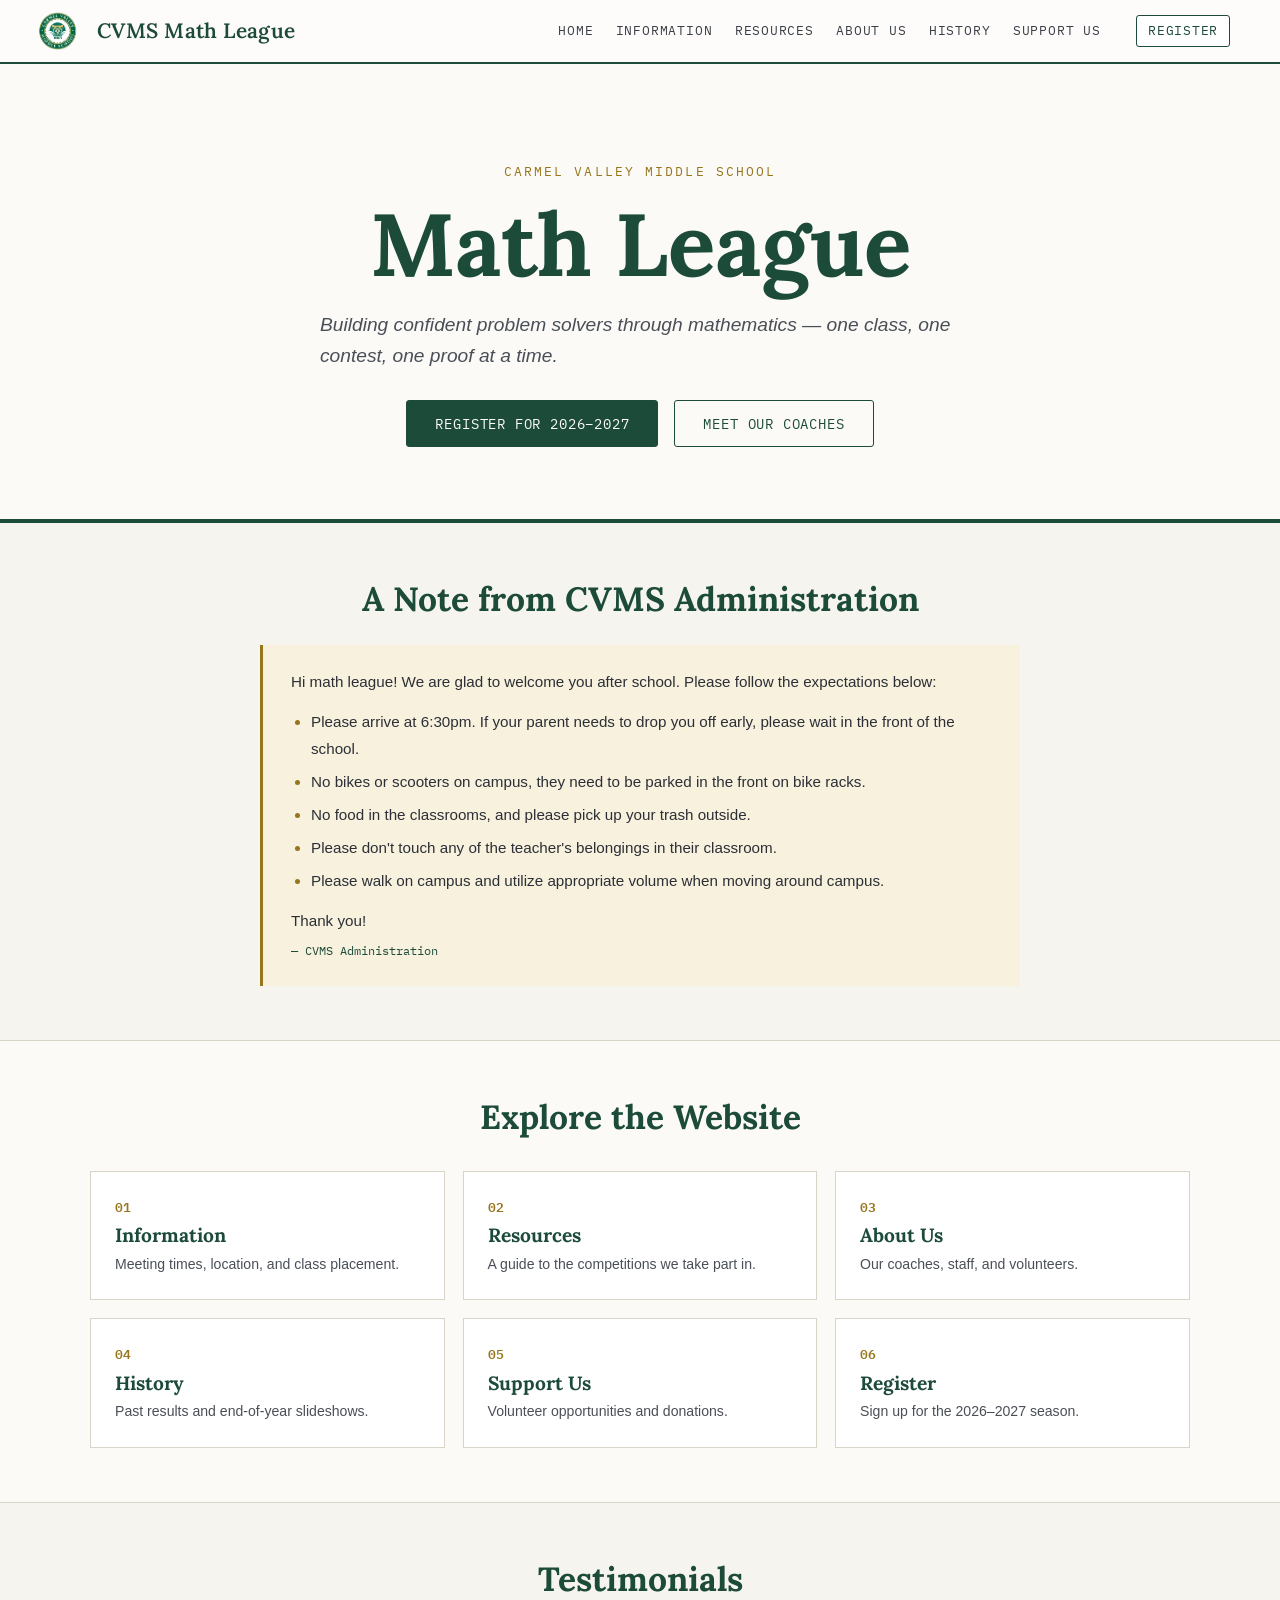
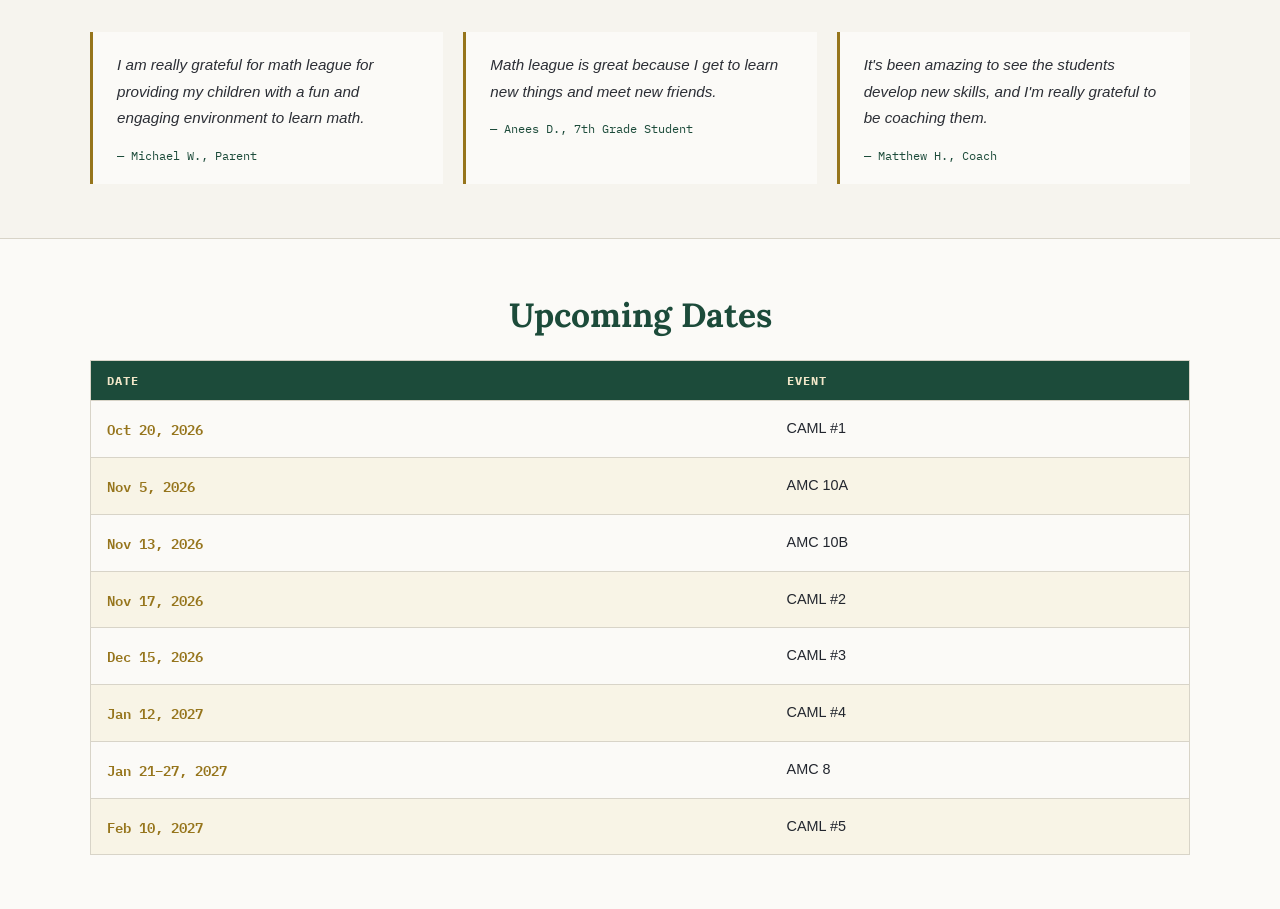
<file: index.html>
<!doctype html>
<html lang="en">

<head>
  <!-- Google tag (gtag.js) -->
  <script async src="https://www.googletagmanager.com/gtag/js?id=G-4E631X28H0"></script>
  <script>
    window.dataLayer = window.dataLayer || [];
    function gtag() { dataLayer.push(arguments); }
    gtag('js', new Date());

    gtag('config', 'G-4E631X28H0');
  </script>
  <meta charset="UTF-8" />
  <meta name="viewport" content="width=device-width, initial-scale=1.0, viewport-fit=cover" />
  <title>CVMS Math League</title>
  <link rel="preconnect" href="https://fonts.googleapis.com" />
  <link rel="preconnect" href="https://fonts.gstatic.com" crossorigin />
  <link
    href="https://fonts.googleapis.com/css2?family=Lora:ital,wght@0,400..700;1,400..700&family=IBM+Plex+Mono:wght@400;500;600&display=swap"
    rel="stylesheet" />
  <link rel="stylesheet" href="global.css" />
  <link rel="stylesheet" href="docs.css" />
  <link rel="stylesheet" href="home.css" />
</head>

<body class="math-page">
  <div class="container">
    <nav class="navbar">
      <div class="navbar__container">
        <a href="index.html" id="navbar__logo">
          <img src="images/logo.png" class="navbar__logo-img" />
          <span class="navbar__logo-text">CVMS Math League</span>
        </a>
        <div class="navbar__toggle" id="mobile-menu">
          <span class="bar"></span>
          <span class="bar"></span>
          <span class="bar"></span>
        </div>
        <ul class="navbar__menu">
          <li class="navbar__item">
            <a href="index.html" class="navbar__links">Home </a>
          </li>
          <li class="navbar__item">
            <a href="info.html" class="navbar__links">Information </a>
          </li>
          <li class="navbar__item">
            <a href="resources.html" class="navbar__links">Resources </a>
          </li>
          <li class="navbar__item">
            <a href="about.html" class="navbar__links">About Us </a>
          </li>
          <li class="navbar__item">
            <a href="history.html" class="navbar__links"> History </a>
          </li>
          <li class="navbar__item">
            <a href="support.html" class="navbar__links">Support Us </a>
          </li>
          <li class="navbar__button">
            <a href="register.html" class="button">Register</a>
          </li>
        </ul>
      </div>
    </nav>

    <header class="home-hero">
      <div class="home-hero__kicker">Carmel Valley Middle School</div>
      <h1 class="home-hero__title">Math League</h1>
      <p class="home-hero__tagline">
        Building confident problem solvers through mathematics &mdash; one
        class, one contest, one proof at a time.
      </p>
      <div class="home-hero__actions">
        <a href="register.html" class="cta-primary">Register for 2026&ndash;2027</a>
        <a href="about.html" class="cta-secondary">Meet Our Coaches</a>
      </div>
    </header>

    <section class="home-section home-notice" id="expectations">
      <div class="home-section__inner">
        <h2>A Note from CVMS Administration</h2>
        <div class="note-box">
          <p>
            Hi math league! We are glad to welcome you after school. Please
            follow the expectations below:
          </p>
          <ul class="notice-list">
            <li>
              Please arrive at 6:30pm. If your parent needs to drop you off
              early, please wait in the front of the school.
            </li>
            <li>
              No bikes or scooters on campus, they need to be parked in the
              front on bike racks.
            </li>
            <li>
              No food in the classrooms, and please pick up your trash
              outside.
            </li>
            <li>
              Please don't touch any of the teacher's belongings in their
              classroom.
            </li>
            <li>
              Please walk on campus and utilize appropriate volume when moving
              around campus.
            </li>
          </ul>
          <p>Thank you!</p>
          <p class="notice-signature">&mdash; CVMS Administration</p>
        </div>
      </div>
    </section>

    <section class="home-section home-chapters">
      <div class="home-section__inner">
        <h2>Explore the Website</h2>
        <div class="chapters-grid">
          <a class="chapter-card" href="info.html">
            <span class="chapter-card__num">01</span>
            <span class="chapter-card__title">Information</span>
            <span class="chapter-card__desc">Meeting times, location, and class placement.</span>
          </a>
          <a class="chapter-card" href="resources.html">
            <span class="chapter-card__num">02</span>
            <span class="chapter-card__title">Resources</span>
            <span class="chapter-card__desc">A guide to the competitions we take part in.</span>
          </a>
          <a class="chapter-card" href="about.html">
            <span class="chapter-card__num">03</span>
            <span class="chapter-card__title">About Us</span>
            <span class="chapter-card__desc">Our coaches, staff, and volunteers.</span>
          </a>
          <a class="chapter-card" href="history.html">
            <span class="chapter-card__num">04</span>
            <span class="chapter-card__title">History</span>
            <span class="chapter-card__desc">Past results and end-of-year slideshows.</span>
          </a>
          <a class="chapter-card" href="support.html">
            <span class="chapter-card__num">05</span>
            <span class="chapter-card__title">Support Us</span>
            <span class="chapter-card__desc">Volunteer opportunities and donations.</span>
          </a>
          <a class="chapter-card" href="register.html">
            <span class="chapter-card__num">06</span>
            <span class="chapter-card__title">Register</span>
            <span class="chapter-card__desc">Sign up for the 2026&ndash;2027 season.</span>
          </a>
        </div>
      </div>
    </section>

    <section class="home-section home-quotes">
      <div class="home-section__inner">
        <h2>Testimonials</h2>
        <div class="quotes-grid">
          <blockquote class="quote-card">
            <p>
              I am really grateful for math league for providing my children
              with a fun and engaging environment to learn math.
            </p>
            <cite>&mdash; Michael W., Parent</cite>
          </blockquote>
          <blockquote class="quote-card">
            <p>
              Math league is great because I get to learn new things and
              meet new friends.
            </p>
            <cite>&mdash; Anees D., 7th Grade Student</cite>
          </blockquote>
          <blockquote class="quote-card">
            <p>
              It's been amazing to see the students develop new skills, and
              I'm really grateful to be coaching them.
            </p>
            <cite>&mdash; Matthew H., Coach</cite>
          </blockquote>
        </div>
      </div>
    </section>

    <section class="home-section home-dates" id="dates">
      <div class="home-section__inner">
        <h2>Upcoming Dates</h2>
        <div class="table-wrap">
          <table class="doc-table">
            <thead>
              <tr>
                <th>Date</th>
                <th>Event</th>
              </tr>
            </thead>
            <tbody>
              <tr>
                <td class="doc-table__label">Oct 20, 2026</td>
                <td>CAML #1</td>
              </tr>
              <tr>
                <td class="doc-table__label">Nov 5, 2026</td>
                <td>AMC 10A</td>
              </tr>
              <tr>
                <td class="doc-table__label">Nov 13, 2026</td>
                <td>AMC 10B</td>
              </tr>
              <tr>
                <td class="doc-table__label">Nov 17, 2026</td>
                <td>CAML #2</td>
              </tr>
              <tr>
                <td class="doc-table__label">Dec 15, 2026</td>
                <td>CAML #3</td>
              </tr>
              <tr>
                <td class="doc-table__label">Jan 12, 2027</td>
                <td>CAML #4</td>
              </tr>
              <tr>
                <td class="doc-table__label">Jan 21&ndash;27, 2027</td>
                <td>AMC 8</td>
              </tr>
              <tr>
                <td class="doc-table__label">Feb 10, 2027</td>
                <td>CAML #5</td>
              </tr>
            </tbody>
          </table>
        </div>
      </div>
    </section>
  </div>
  <script src="home.js"></script>
</body>

</html>
</file>
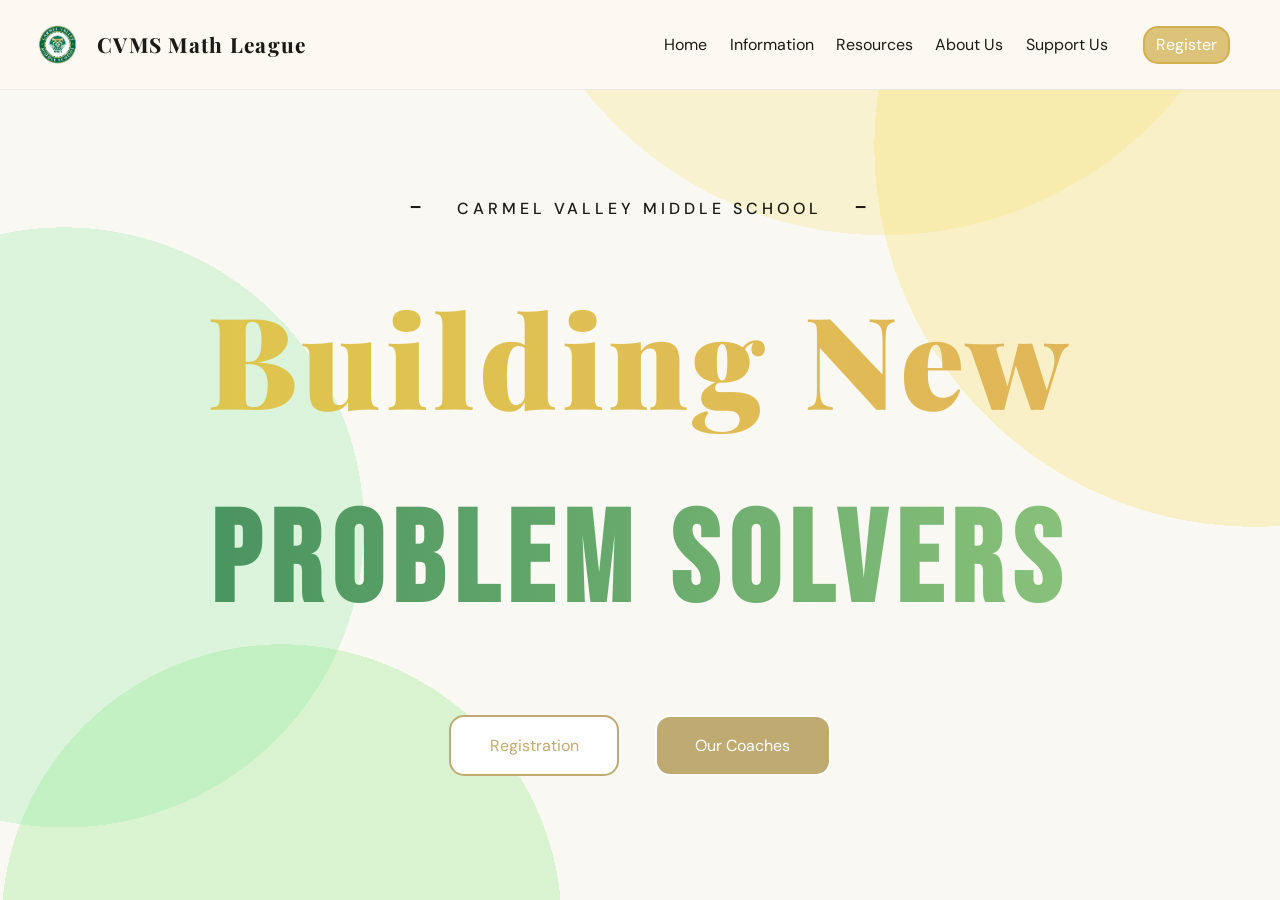
<file: html/index.html>
<!doctype html>
<html lang="en">

<head>
  <meta charset="UTF-8" />
  <meta name="viewport" content="width=device-width, initial-scale=1.0" />
  <title>CVMS ML</title>
  <link rel="preconnect" href="https://fonts.googleapis.com" />
  <link rel="preconnect" href="https://fonts.gstatic.com" crossorigin />
  <link href="https://fonts.googleapis.com/css2?family=Playfair+Display:ital,wght@0,400..900;1,400..900&display=swap"
    rel="stylesheet" />
  <link href="https://fonts.googleapis.com/css2?family=Bebas+Neue&display=swap" rel="stylesheet" />
  <link
    href="https://fonts.googleapis.com/css2?family=DM+Sans:wght@300;400;500&family=DM+Serif+Display:ital@0;1&display=swap"
    rel="stylesheet" />
  <link href="https://fonts.googleapis.com/css2?family=Inter:wght@300;400;600;700&display=swap" rel="stylesheet" />
  <link rel="stylesheet" href="/css/home.css" />
  <link rel="stylesheet" href="/css/global.css" />
  <link rel="stylesheet" href="https://use.fontawesome.com/releases/v5.14.0/css/all.css" />
</head>

<body>
  <div class="container">
    <!--Navbar section -->
    <nav class="navbar">
      <div class="navbar__container">
        <a href="index.html" id="navbar__logo">
          <img src="/images/logo.png" class="navbar__logo-img" />
          <span class="navbar__logo-text">CVMS Math League</span>
        </a>
        <div class="navbar__toggle" id="mobile-menu">
          <span class="bar"></span>
          <span class="bar"></span>
          <span class="bar"></span>
        </div>
        <ul class="navbar__menu">
          <li class="navbar__item">
            <a href="index.html" class="navbar__links">
              Home <span>›</span></a>
          </li>
          <li class="navbar__item">
            <a href="info.html" class="navbar__links">
              Information <span>›</span></a>
          </li>
          <li class="navbar__item">
            <a href="resources.html" class="navbar__links">
              Resources <span>›</span></a>
          </li>
          <li class="navbar__item">
            <a href="about.html" class="navbar__links">
              About Us <span>›</span></a>
          </li>
          <li class="navbar__item">
            <a href="support.html" class="navbar__links"> Support Us<span>›</span> </a>
          </li>
          <li class="navbar__button">
            <a href="register.html" class="button"> Register </a>
          </li>
        </ul>
      </div>
    </nav>
    <div class="main">
      <div class="main__container">
        <p class="main__header">
          <span>-</span> CARMEL VALLEY MIDDLE SCHOOL <span>-</span>
        </p>
        <h1>Building New</h1>
        <h2>Problem Solvers</h2>
        <div class="buttons">
          <a href="register.html" class="button1"> Registration </a>
          <a href="about.html" class="button2"> Our Coaches </a>
        </div>
      </div>
    </div>
    
  </div>
  <script src="/js/home.js"></script>
</body>

</html>


<!-- <div class="about">
        <div class="mission">
          <div class="h1"> Our Mission </div>
          <div class="content">
            Mathematics is the best playground to learn pattern recognition,
            problem-solving, and abstract thinking. Our mission is to
            provide the needed friendly environment for students to explore
            mathematics together under the guidance of our experienced coaches.
            We foster curiosity, confidence, and creativity in our students.
          </div>
        </div>
        <div class="testimonials">
          <div class="h1"> Testimonials </div>
            <div class="t1">"I love CVMS ML"</div>
            <div class="t2">"I learned a lot"</div>
        </div>
      </div> -->
<!-- <div class="main">
        <div class="main__container">
          <div class="panel1out">
            <div class="panel1in">
              <h2>Our coaches</h2>
              <p>
                Our coaching staff is made up of highly qualified CVMS Math
                League alumni with backgrounds in competitive mathematics. All
                have participated in a wide range of math contests, gaining
                experience and learning advanced problem-solving techniques. As
                former members of the program, they are able to provide informed
                and relevant guidance.
              </p>
            </div>
          </div>
          <div class="panel2out">
            <div class="panel2in">
              <h2>Our mission</h2>
              <p>
                Mathematics is the best playground to learn pattern recognition,
                problem-solving, and abstract thinking. Our mission is to
                provide the needed friendly environment for students to explore
                mathematics together under the guidance of our experienced
                coaches. We foster curiosity, confidence, and creativity in our
                students.
              </p>
            </div>
          </div>
          <div class="panel3out">
            <div class="panel3in">
              <h2>Achievements</h2>
              <p>
                Our team is consistently one of the top-performing groups in
                both the San Diego and Southern California Mathcounts
                competitions. Our students also excel on national competitions
                like the American Mathematics Competitions (AMC) and perform
                well in state contests such as the California Association of
                Mathematics Leagues (CAML).
              </p>
            </div>
          </div>
        </div>
      </div> -->
</file>
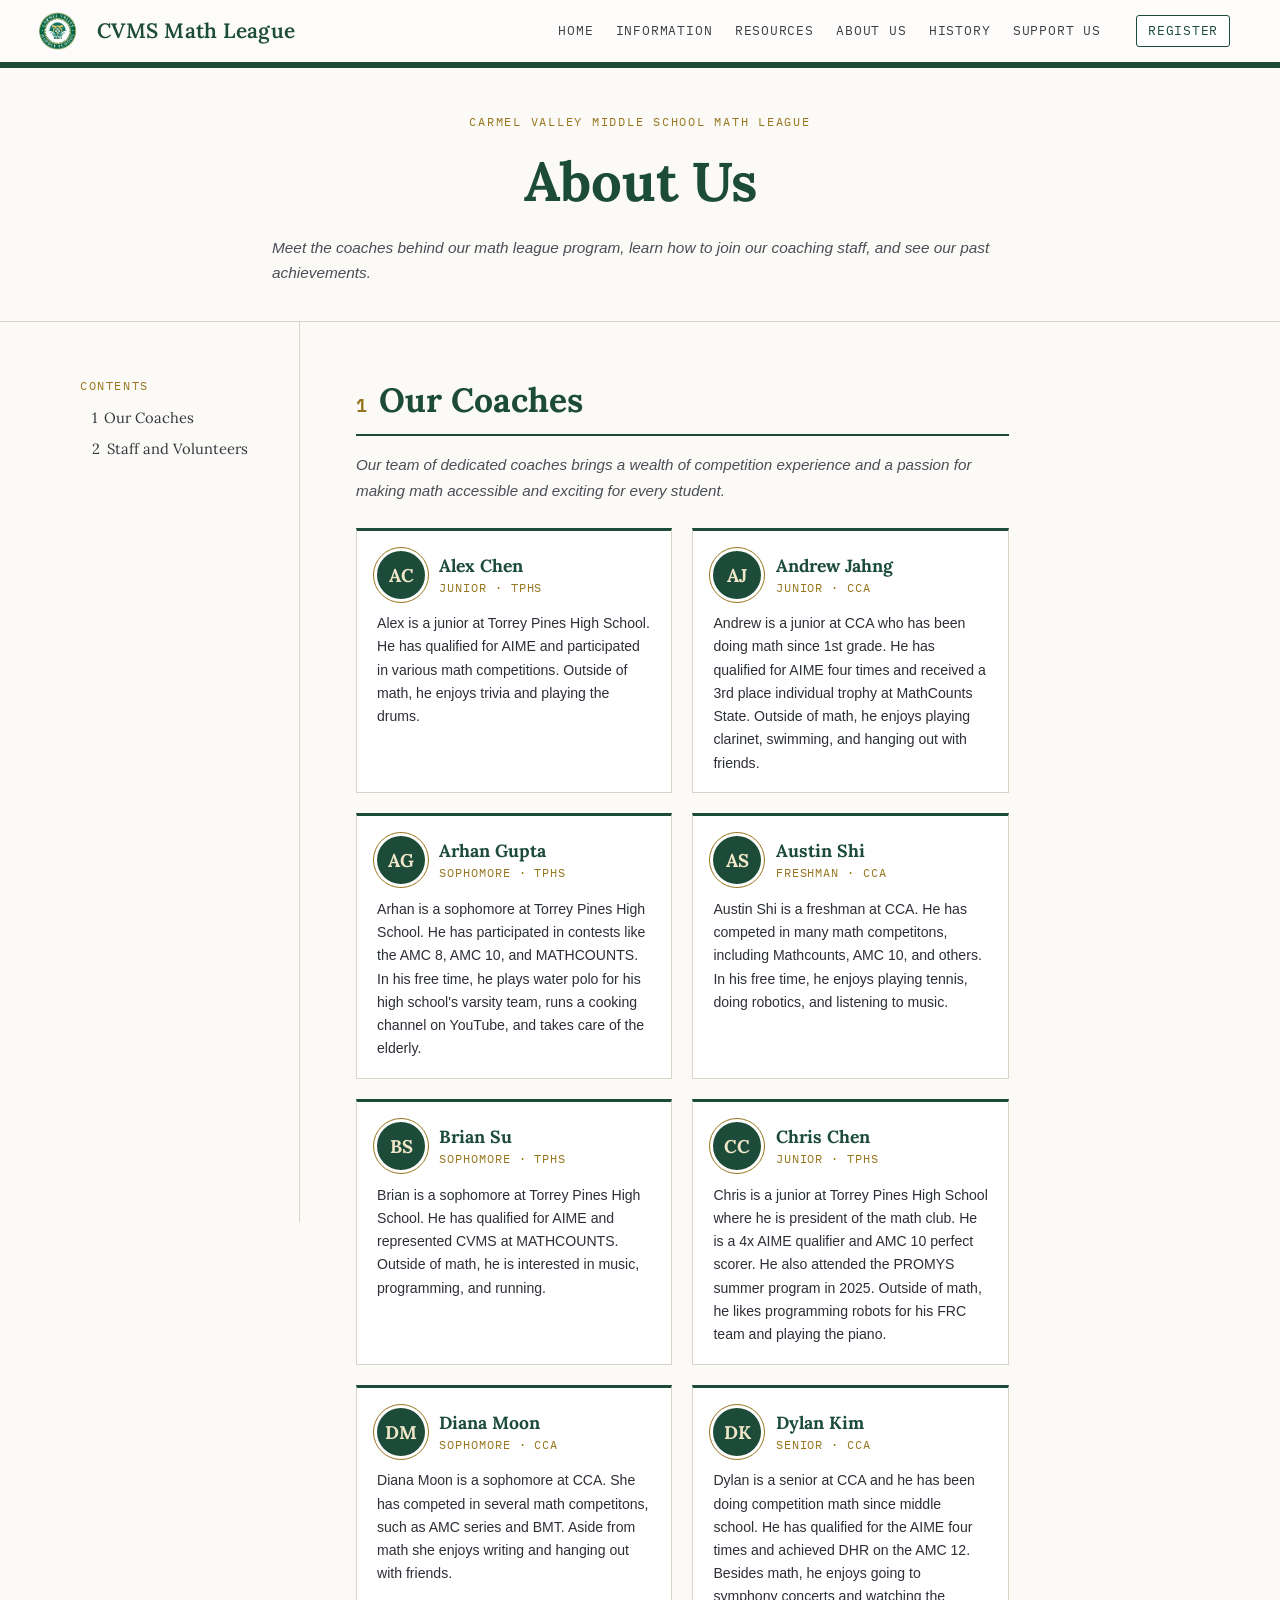
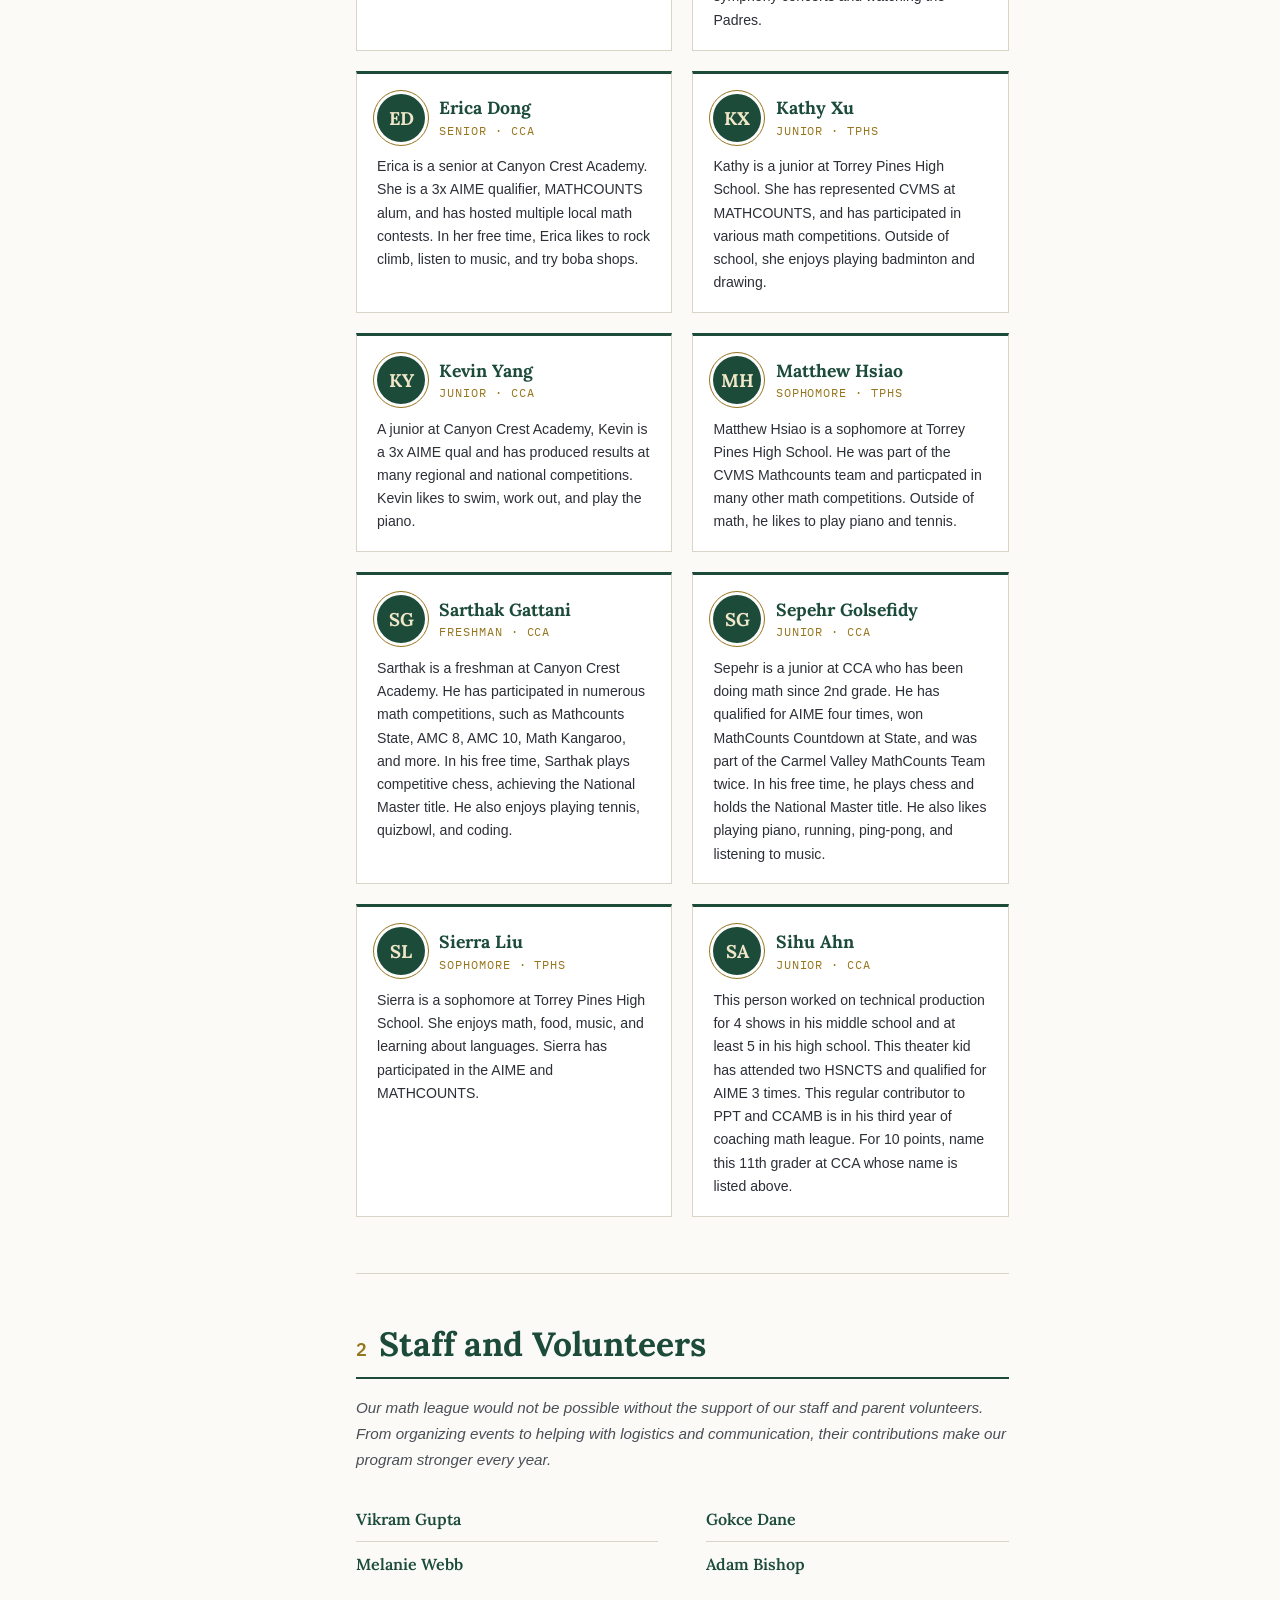
<file: about.html>
<!doctype html>
<html lang="en">
  <head>
    <!-- Google tag (gtag.js) -->
    <script
      async
      src="https://www.googletagmanager.com/gtag/js?id=G-4E631X28H0"
    ></script>
    <script>
      window.dataLayer = window.dataLayer || [];
      function gtag() {
        dataLayer.push(arguments);
      }
      gtag("js", new Date());

      gtag("config", "G-4E631X28H0");
    </script>
    <meta charset="UTF-8" />
    <meta name="viewport" content="width=device-width, initial-scale=1.0" />
    <title>CVMS Math League - About</title>
    <link rel="preconnect" href="https://fonts.googleapis.com" />
    <link rel="preconnect" href="https://fonts.gstatic.com" crossorigin />
    <link
      href="https://fonts.googleapis.com/css2?family=Lora:ital,wght@0,400..700;1,400..700&family=IBM+Plex+Mono:wght@400;500;600&display=swap"
      rel="stylesheet"
    />
    <link rel="stylesheet" href="global.css" />
    <link rel="stylesheet" href="docs.css" />
    <link rel="stylesheet" href="about.css" />
  </head>

  <body class="math-page">
    <div class="container">
      <nav class="navbar">
        <div class="navbar__container">
          <a href="index.html" id="navbar__logo">
            <img src="images/logo.png" class="navbar__logo-img" />
            <span class="navbar__logo-text">CVMS Math League</span>
          </a>
          <div class="navbar__toggle" id="mobile-menu">
            <span class="bar"></span>
            <span class="bar"></span>
            <span class="bar"></span>
          </div>
          <ul class="navbar__menu">
            <li class="navbar__item">
              <a href="index.html" class="navbar__links">Home </a>
            </li>
            <li class="navbar__item">
              <a href="info.html" class="navbar__links">Information </a>
            </li>
            <li class="navbar__item">
              <a href="resources.html" class="navbar__links">Resources </a>
            </li>
            <li class="navbar__item">
              <a href="about.html" class="navbar__links">About Us </a>
            </li>
            <li class="navbar__item">
              <a href="history.html" class="navbar__links"> History </a>
            </li>
            <li class="navbar__item">
              <a href="support.html" class="navbar__links">Support Us </a>
            </li>
            <li class="navbar__button">
              <a href="register.html" class="button">Register</a>
            </li>
          </ul>
        </div>
      </nav>

      <header class="doc-header">
        <div class="doc-header__kicker">Carmel Valley Middle School Math League</div>
        <h1>About Us</h1>
        <p class="doc-header__desc">
          Meet the coaches behind our math league program, learn how to join
          our coaching staff, and see our past achievements.
        </p>
      </header>

      <div class="doc-layout">
        <aside class="toc" aria-label="Table of contents">
          <div class="toc__title">Contents</div>
          <ol class="toc__list">
            <li><a href="#coaches">1&ensp;Our Coaches</a></li>
            <li><a href="#staff">2&ensp;Staff and Volunteers</a></li>
          </ol>
        </aside>

        <main class="doc-content">
          <section class="doc-section" id="coaches">
            <h2><span class="sec-num">1</span>Our Coaches</h2>
            <p class="section-intro">
              Our team of dedicated coaches brings a wealth of competition
              experience and a passion for making math accessible and
              exciting for every student.
            </p>

            <ul class="coach-grid">
              <li class="coach-card">
                <div class="coach-card__head">
                  <span class="coach-card__mono" aria-hidden="true">AC</span>
                  <div>
                    <div class="coach-card__name">Alex Chen</div>
                    <div class="coach-card__meta">Junior &middot; TPHS</div>
                  </div>
                </div>
                <p class="coach-card__bio">
                  Alex is a junior at Torrey Pines High School. He has
                  qualified for AIME and participated in various math
                  competitions. Outside of math, he enjoys trivia and playing
                  the drums.
                </p>
              </li>
              <li class="coach-card">
                <div class="coach-card__head">
                  <span class="coach-card__mono" aria-hidden="true">AJ</span>
                  <div>
                    <div class="coach-card__name">Andrew Jahng</div>
                    <div class="coach-card__meta">Junior &middot; CCA</div>
                  </div>
                </div>
                <p class="coach-card__bio">
                  Andrew is a junior at CCA who has been doing math since 1st
                  grade. He has qualified for AIME four times and received a
                  3rd place individual trophy at MathCounts State. Outside of
                  math, he enjoys playing clarinet, swimming, and hanging out
                  with friends.
                </p>
              </li>
              <li class="coach-card">
                <div class="coach-card__head">
                  <span class="coach-card__mono" aria-hidden="true">AG</span>
                  <div>
                    <div class="coach-card__name">Arhan Gupta</div>
                    <div class="coach-card__meta">Sophomore &middot; TPHS</div>
                  </div>
                </div>
                <p class="coach-card__bio">
                  Arhan is a sophomore at Torrey Pines High School. He has
                  participated in contests like the AMC 8, AMC 10, and
                  MATHCOUNTS. In his free time, he plays water polo for his
                  high school's varsity team, runs a cooking channel on
                  YouTube, and takes care of the elderly.
                </p>
              </li>
              <li class="coach-card">
                <div class="coach-card__head">
                  <span class="coach-card__mono" aria-hidden="true">AS</span>
                  <div>
                    <div class="coach-card__name">Austin Shi</div>
                    <div class="coach-card__meta">Freshman &middot; CCA</div>
                  </div>
                </div>
                <p class="coach-card__bio">
                  Austin Shi is a freshman at CCA. He has competed in many
                  math competitons, including Mathcounts, AMC 10, and others.
                  In his free time, he enjoys playing tennis, doing robotics,
                  and listening to music.
                </p>
              </li>
              <li class="coach-card">
                <div class="coach-card__head">
                  <span class="coach-card__mono" aria-hidden="true">BS</span>
                  <div>
                    <div class="coach-card__name">Brian Su</div>
                    <div class="coach-card__meta">Sophomore &middot; TPHS</div>
                  </div>
                </div>
                <p class="coach-card__bio">
                  Brian is a sophomore at Torrey Pines High School. He has
                  qualified for AIME and represented CVMS at MATHCOUNTS.
                  Outside of math, he is interested in music, programming, and
                  running.
                </p>
              </li>
              <li class="coach-card">
                <div class="coach-card__head">
                  <span class="coach-card__mono" aria-hidden="true">CC</span>
                  <div>
                    <div class="coach-card__name">Chris Chen</div>
                    <div class="coach-card__meta">Junior &middot; TPHS</div>
                  </div>
                </div>
                <p class="coach-card__bio">
                  Chris is a junior at Torrey Pines High School where he is
                  president of the math club. He is a 4x AIME qualifier and
                  AMC 10 perfect scorer. He also attended the PROMYS summer
                  program in 2025. Outside of math, he likes programming
                  robots for his FRC team and playing the piano.
                </p>
              </li>
              <li class="coach-card">
                <div class="coach-card__head">
                  <span class="coach-card__mono" aria-hidden="true">DM</span>
                  <div>
                    <div class="coach-card__name">Diana Moon</div>
                    <div class="coach-card__meta">Sophomore &middot; CCA</div>
                  </div>
                </div>
                <p class="coach-card__bio">
                  Diana Moon is a sophomore at CCA. She has competed in
                  several math competitons, such as AMC series and BMT. Aside
                  from math she enjoys writing and hanging out with friends.
                </p>
              </li>
              <li class="coach-card">
                <div class="coach-card__head">
                  <span class="coach-card__mono" aria-hidden="true">DK</span>
                  <div>
                    <div class="coach-card__name">Dylan Kim</div>
                    <div class="coach-card__meta">Senior &middot; CCA</div>
                  </div>
                </div>
                <p class="coach-card__bio">
                  Dylan is a senior at CCA and he has been doing competition
                  math since middle school. He has qualified for the AIME four
                  times and achieved DHR on the AMC 12. Besides math, he
                  enjoys going to symphony concerts and watching the Padres.
                </p>
              </li>
              <li class="coach-card">
                <div class="coach-card__head">
                  <span class="coach-card__mono" aria-hidden="true">ED</span>
                  <div>
                    <div class="coach-card__name">Erica Dong</div>
                    <div class="coach-card__meta">Senior &middot; CCA</div>
                  </div>
                </div>
                <p class="coach-card__bio">
                  Erica is a senior at Canyon Crest Academy. She is a 3x AIME
                  qualifier, MATHCOUNTS alum, and has hosted multiple local
                  math contests. In her free time, Erica likes to rock climb,
                  listen to music, and try boba shops.
                </p>
              </li>
              <li class="coach-card">
                <div class="coach-card__head">
                  <span class="coach-card__mono" aria-hidden="true">KX</span>
                  <div>
                    <div class="coach-card__name">Kathy Xu</div>
                    <div class="coach-card__meta">Junior &middot; TPHS</div>
                  </div>
                </div>
                <p class="coach-card__bio">
                  Kathy is a junior at Torrey Pines High School. She has
                  represented CVMS at MATHCOUNTS, and has participated in
                  various math competitions. Outside of school, she enjoys
                  playing badminton and drawing.
                </p>
              </li>
              <li class="coach-card">
                <div class="coach-card__head">
                  <span class="coach-card__mono" aria-hidden="true">KY</span>
                  <div>
                    <div class="coach-card__name">Kevin Yang</div>
                    <div class="coach-card__meta">Junior &middot; CCA</div>
                  </div>
                </div>
                <p class="coach-card__bio">
                  A junior at Canyon Crest Academy, Kevin is a 3x AIME qual
                  and has produced results at many regional and national
                  competitions. Kevin likes to swim, work out, and play the
                  piano.
                </p>
              </li>
              <li class="coach-card">
                <div class="coach-card__head">
                  <span class="coach-card__mono" aria-hidden="true">MH</span>
                  <div>
                    <div class="coach-card__name">Matthew Hsiao</div>
                    <div class="coach-card__meta">Sophomore &middot; TPHS</div>
                  </div>
                </div>
                <p class="coach-card__bio">
                  Matthew Hsiao is a sophomore at Torrey Pines High School. He
                  was part of the CVMS Mathcounts team and particpated in many
                  other math competitions. Outside of math, he likes to play
                  piano and tennis.
                </p>
              </li>
              <li class="coach-card">
                <div class="coach-card__head">
                  <span class="coach-card__mono" aria-hidden="true">SG</span>
                  <div>
                    <div class="coach-card__name">Sarthak Gattani</div>
                    <div class="coach-card__meta">Freshman &middot; CCA</div>
                  </div>
                </div>
                <p class="coach-card__bio">
                  Sarthak is a freshman at Canyon Crest Academy. He has
                  participated in numerous math competitions, such as
                  Mathcounts State, AMC 8, AMC 10, Math Kangaroo, and more. In
                  his free time, Sarthak plays competitive chess, achieving
                  the National Master title. He also enjoys playing tennis,
                  quizbowl, and coding.
                </p>
              </li>
              <li class="coach-card">
                <div class="coach-card__head">
                  <span class="coach-card__mono" aria-hidden="true">SG</span>
                  <div>
                    <div class="coach-card__name">Sepehr Golsefidy</div>
                    <div class="coach-card__meta">Junior &middot; CCA</div>
                  </div>
                </div>
                <p class="coach-card__bio">
                  Sepehr is a junior at CCA who has been doing math since 2nd
                  grade. He has qualified for AIME four times, won MathCounts
                  Countdown at State, and was part of the Carmel Valley
                  MathCounts Team twice. In his free time, he plays chess and
                  holds the National Master title. He also likes playing
                  piano, running, ping-pong, and listening to music.
                </p>
              </li>
              <li class="coach-card">
                <div class="coach-card__head">
                  <span class="coach-card__mono" aria-hidden="true">SL</span>
                  <div>
                    <div class="coach-card__name">Sierra Liu</div>
                    <div class="coach-card__meta">Sophomore &middot; TPHS</div>
                  </div>
                </div>
                <p class="coach-card__bio">
                  Sierra is a sophomore at Torrey Pines High School. She
                  enjoys math, food, music, and learning about languages.
                  Sierra has participated in the AIME and MATHCOUNTS.
                </p>
              </li>
              <li class="coach-card">
                <div class="coach-card__head">
                  <span class="coach-card__mono" aria-hidden="true">SA</span>
                  <div>
                    <div class="coach-card__name">Sihu Ahn</div>
                    <div class="coach-card__meta">Junior &middot; CCA</div>
                  </div>
                </div>
                <p class="coach-card__bio">
                  This person worked on technical production for 4 shows in
                  his middle school and at least 5 in his high school. This
                  theater kid has attended two HSNCTS and qualified for AIME 3
                  times. This regular contributor to PPT and CCAMB is in his
                  third year of coaching math league. For 10 points, name this
                  11th grader at CCA whose name is listed above.
                </p>
              </li>
            </ul>
          </section>

          <section class="doc-section" id="staff">
            <h2><span class="sec-num">2</span>Staff and Volunteers</h2>
            <p class="section-intro">
              Our math league would not be possible without the support of
              our staff and parent volunteers. From organizing events to
              helping with logistics and communication, their contributions
              make our program stronger every year.
            </p>

            <ul class="name-grid">
              <li>Vikram Gupta</li>
              <li>Gokce Dane</li>
              <li>Melanie Webb</li>
              <li>Adam Bishop</li>
            </ul>
          </section>
        </main>
      </div>
    </div>
    <script src="home.js"></script>
  </body>
</html>
</file>
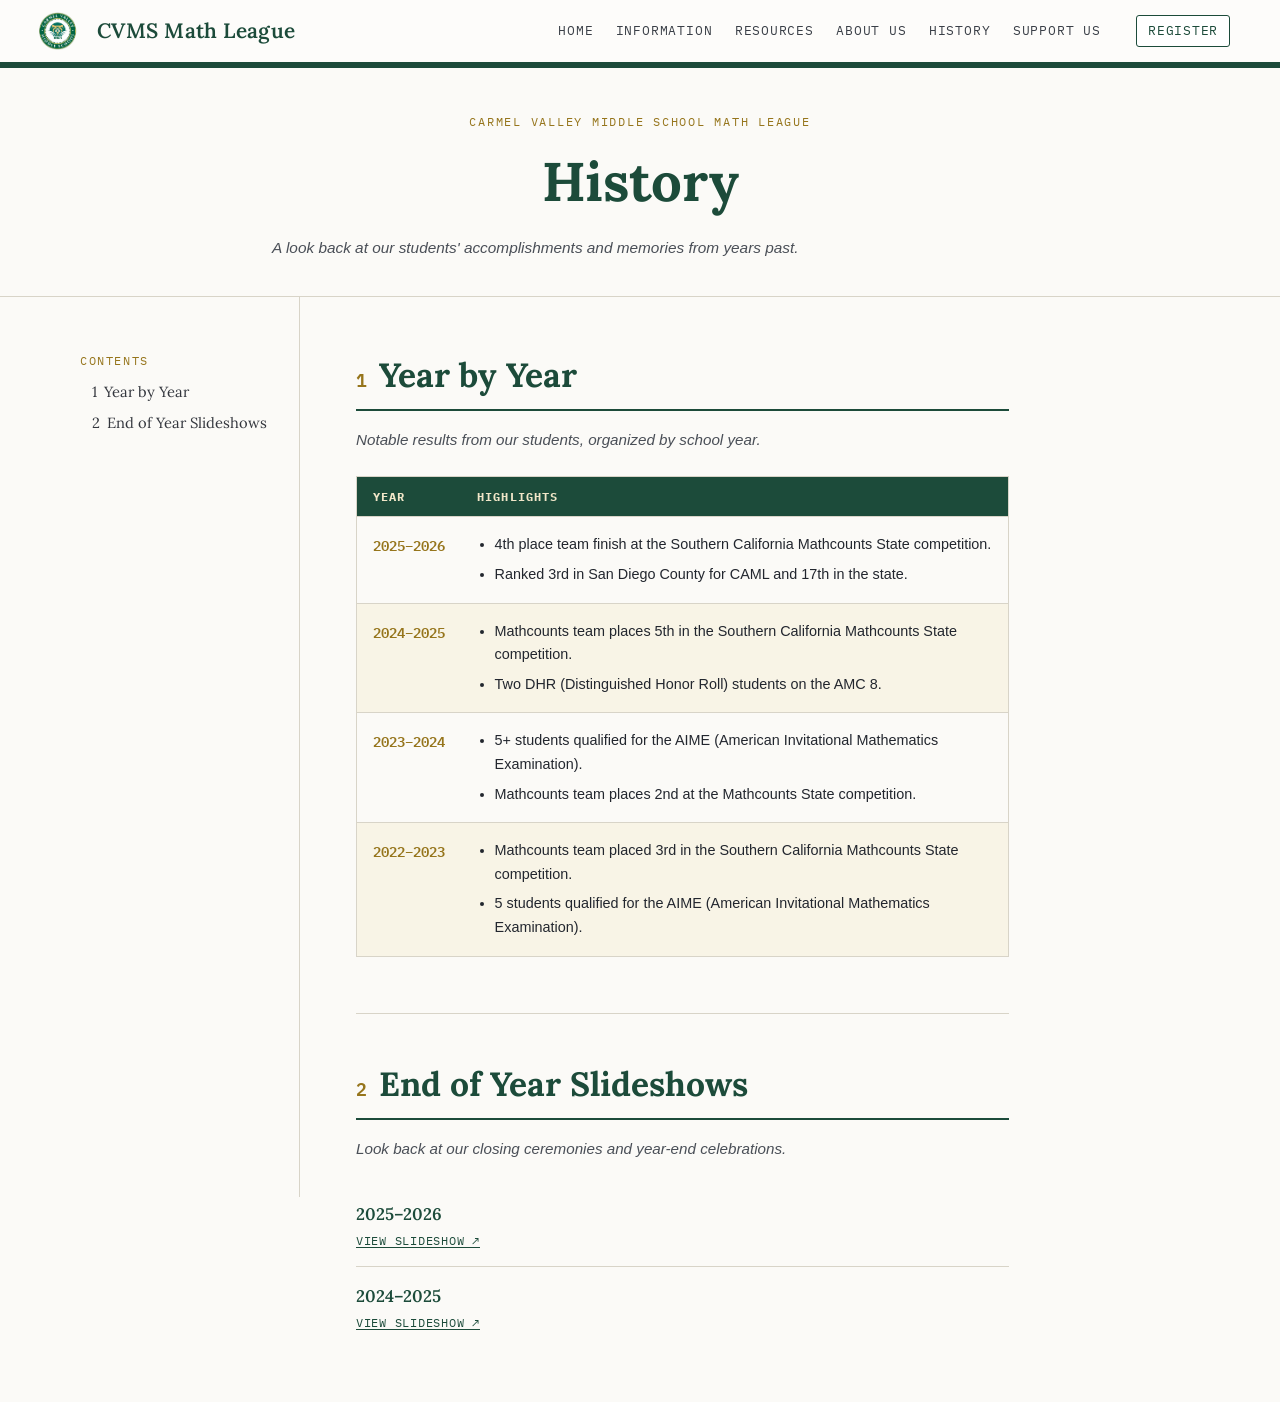
<file: history.html>
<!doctype html>
<html lang="en">
  <head>
    <!-- Google tag (gtag.js) -->
    <script async src="https://www.googletagmanager.com/gtag/js?id=G-4E631X28H0"></script>
    <script>
      window.dataLayer = window.dataLayer || [];
      function gtag(){dataLayer.push(arguments);}
      gtag('js', new Date());

      gtag('config', 'G-4E631X28H0');
    </script>
    <meta charset="UTF-8" />
    <meta name="viewport" content="width=device-width, initial-scale=1.0" />
    <title>CVMS Math League - History</title>
    <link rel="preconnect" href="https://fonts.googleapis.com" />
    <link rel="preconnect" href="https://fonts.gstatic.com" crossorigin />
    <link
      href="https://fonts.googleapis.com/css2?family=Lora:ital,wght@0,400..700;1,400..700&family=IBM+Plex+Mono:wght@400;500;600&display=swap"
      rel="stylesheet"
    />
    <link rel="stylesheet" href="global.css" />
    <link rel="stylesheet" href="docs.css" />
    <link rel="stylesheet" href="history.css" />
  </head>

  <body class="math-page">
    <div class="container">
      <!--Navbar section -->
      <nav class="navbar">
        <div class="navbar__container">
          <a href="index.html" id="navbar__logo">
            <img src="images/logo.png" class="navbar__logo-img" />
            <span class="navbar__logo-text">CVMS Math League</span>
          </a>
          <div class="navbar__toggle" id="mobile-menu">
            <span class="bar"></span>
            <span class="bar"></span>
            <span class="bar"></span>
          </div>
          <ul class="navbar__menu">
            <li class="navbar__item">
              <a href="index.html" class="navbar__links"> Home </a>
            </li>
            <li class="navbar__item">
              <a href="info.html" class="navbar__links"> Information </a>
            </li>
            <li class="navbar__item">
              <a href="resources.html" class="navbar__links"> Resources </a>
            </li>
            <li class="navbar__item">
              <a href="about.html" class="navbar__links"> About Us </a>
            </li>
            <li class="navbar__item">
              <a href="history.html" class="navbar__links"> History </a>
            </li>
            <li class="navbar__item">
              <a href="support.html" class="navbar__links"> Support Us </a>
            </li>
            <li class="navbar__button">
              <a href="register.html" class="button"> Register </a>
            </li>
          </ul>
        </div>
      </nav>

      <header class="doc-header">
        <div class="doc-header__kicker">Carmel Valley Middle School Math League</div>
        <h1>History</h1>
        <p class="doc-header__desc">
          A look back at our students' accomplishments and memories from
          years past.
        </p>
      </header>

      <div class="doc-layout">
        <aside class="toc" aria-label="Table of contents">
          <div class="toc__title">Contents</div>
          <ol class="toc__list">
            <li><a href="#achievements">1&ensp;Year by Year</a></li>
            <li><a href="#slideshows">2&ensp;End of Year Slideshows</a></li>
          </ol>
        </aside>

        <main class="doc-content">
          <section class="doc-section" id="achievements">
            <h2><span class="sec-num">1</span>Year by Year</h2>
            <p class="section-intro">
              Notable results from our students, organized by school year.
            </p>

            <div class="table-wrap">
              <table class="doc-table">
                <thead>
                  <tr>
                    <th>Year</th>
                    <th>Highlights</th>
                  </tr>
                </thead>
                <tbody>
                  <tr>
                    <td class="doc-table__label">2025&ndash;2026</td>
                    <td>
                      <ul>
                        <li>
                          4th place team finish at the Southern California
                          Mathcounts State competition.
                        </li>
                        <li>
                          Ranked 3rd in San Diego County for CAML and 17th in
                          the state.
                        </li>
                      </ul>
                    </td>
                  </tr>
                  <tr>
                    <td class="doc-table__label">2024&ndash;2025</td>
                    <td>
                      <ul>
                        <li>
                          Mathcounts team places 5th in the Southern
                          California Mathcounts State competition.
                        </li>
                        <li>
                          Two DHR (Distinguished Honor Roll) students on the
                          AMC 8.
                        </li>
                      </ul>
                    </td>
                  </tr>
                  <tr>
                    <td class="doc-table__label">2023&ndash;2024</td>
                    <td>
                      <ul>
                        <li>
                          5+ students qualified for the AIME (American
                          Invitational Mathematics Examination).
                        </li>
                        <li>
                          Mathcounts team places 2nd at the Mathcounts State
                          competition.
                        </li>
                      </ul>
                    </td>
                  </tr>
                  <tr>
                    <td class="doc-table__label">2022&ndash;2023</td>
                    <td>
                      <ul>
                        <li>
                          Mathcounts team placed 3rd in the Southern
                          California Mathcounts State competition.
                        </li>
                        <li>
                          5 students qualified for the AIME (American
                          Invitational Mathematics Examination).
                        </li>
                      </ul>
                    </td>
                  </tr>
                </tbody>
              </table>
            </div>
          </section>

          <section class="doc-section" id="slideshows">
            <h2><span class="sec-num">2</span>End of Year Slideshows</h2>
            <p class="section-intro">
              Look back at our closing ceremonies and year-end celebrations.
            </p>

            <ul class="resource-list">
              <li class="resource-list__item">
                <div class="resource-list__title">2025&ndash;2026</div>
                <a
                  class="resource-list__action"
                  href="https://docs.google.com/presentation/d/1OP9tsbbwEr4UaB503OooIVibgv7t0LUrCSiivFZe1Ao/edit?usp=sharing"
                  target="_blank"
                  rel="noopener noreferrer"
                  >View Slideshow &#8599;</a
                >
              </li>
              <li class="resource-list__item">
                <div class="resource-list__title">2024&ndash;2025</div>
                <a
                  class="resource-list__action"
                  href="https://docs.google.com/presentation/d/1dPL5C4x513CVCRyppWPj1Grq1ZHej3jZdp7_Tz5NSwo/edit?usp=sharing"
                  target="_blank"
                  rel="noopener noreferrer"
                  >View Slideshow &#8599;</a
                >
              </li>
            </ul>
          </section>
        </main>
      </div>
    </div>
    <script src="home.js"></script>
  </body>
</html>
</file>
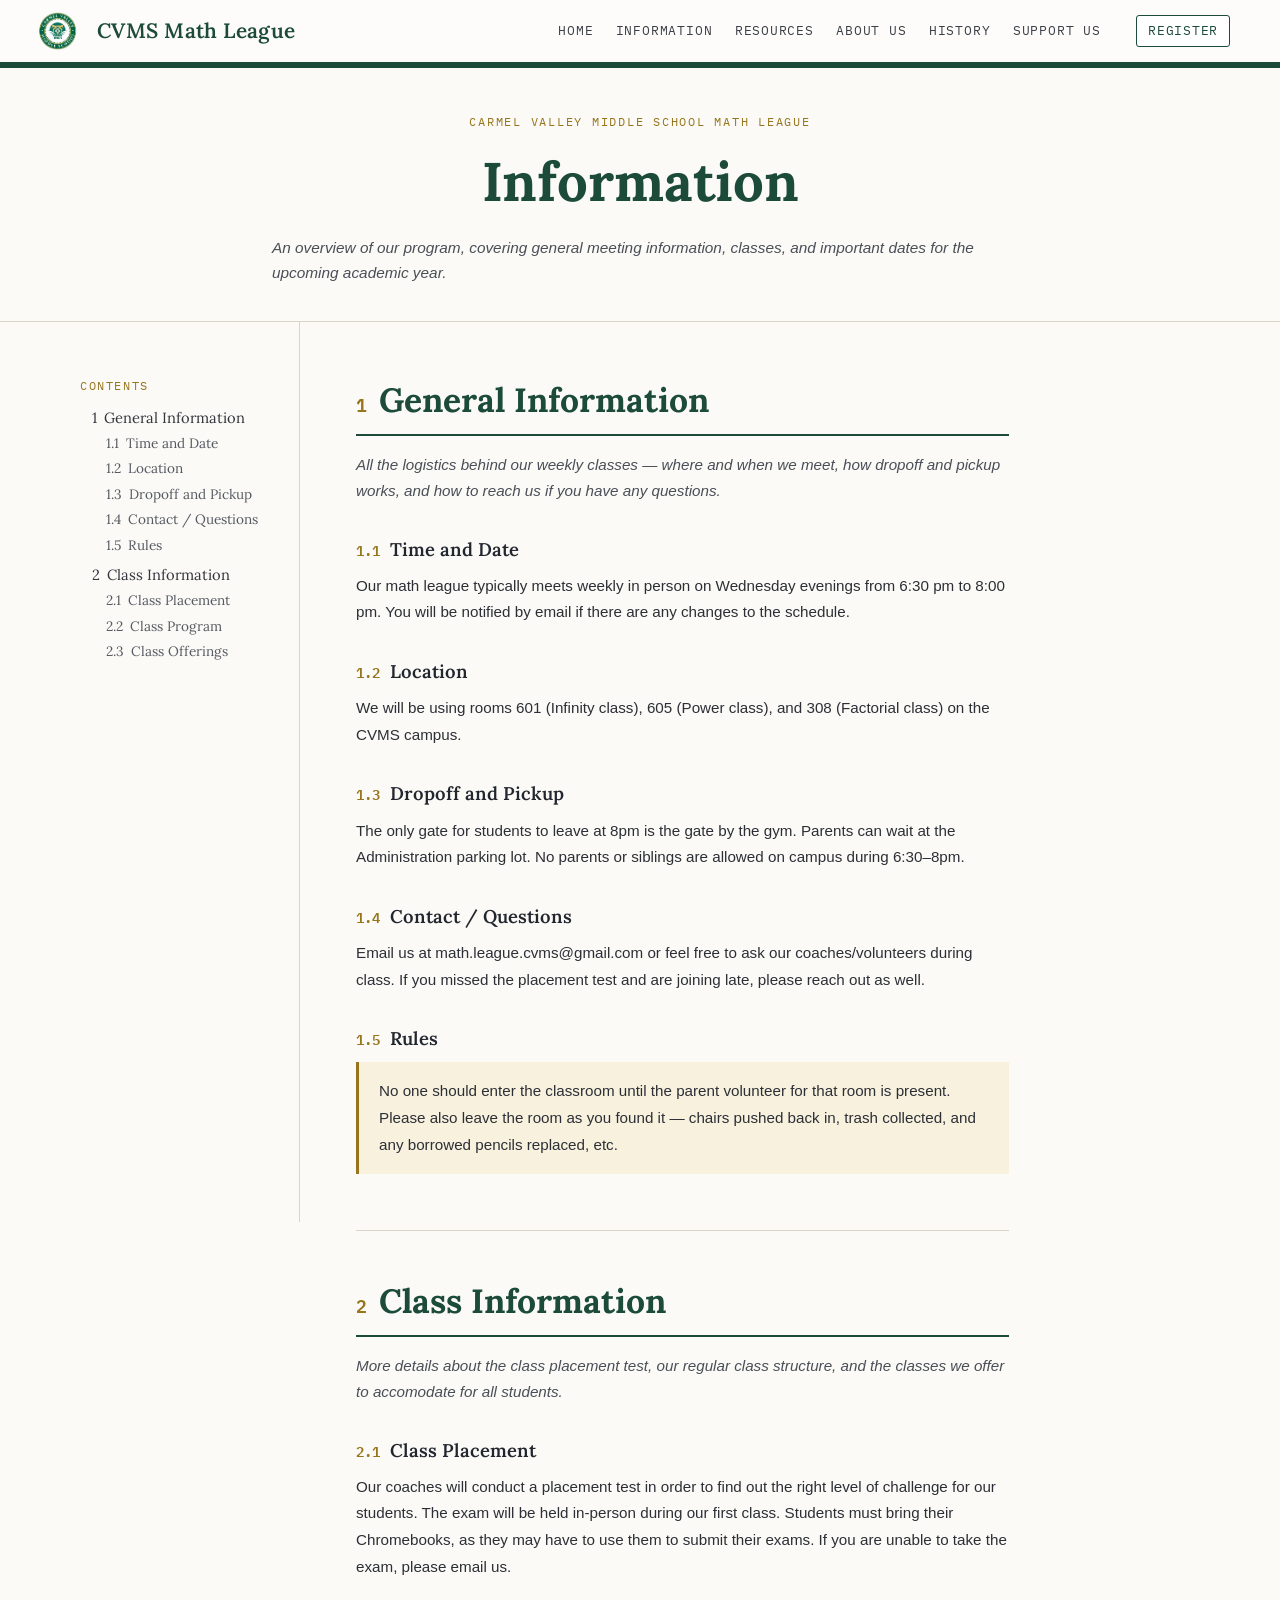
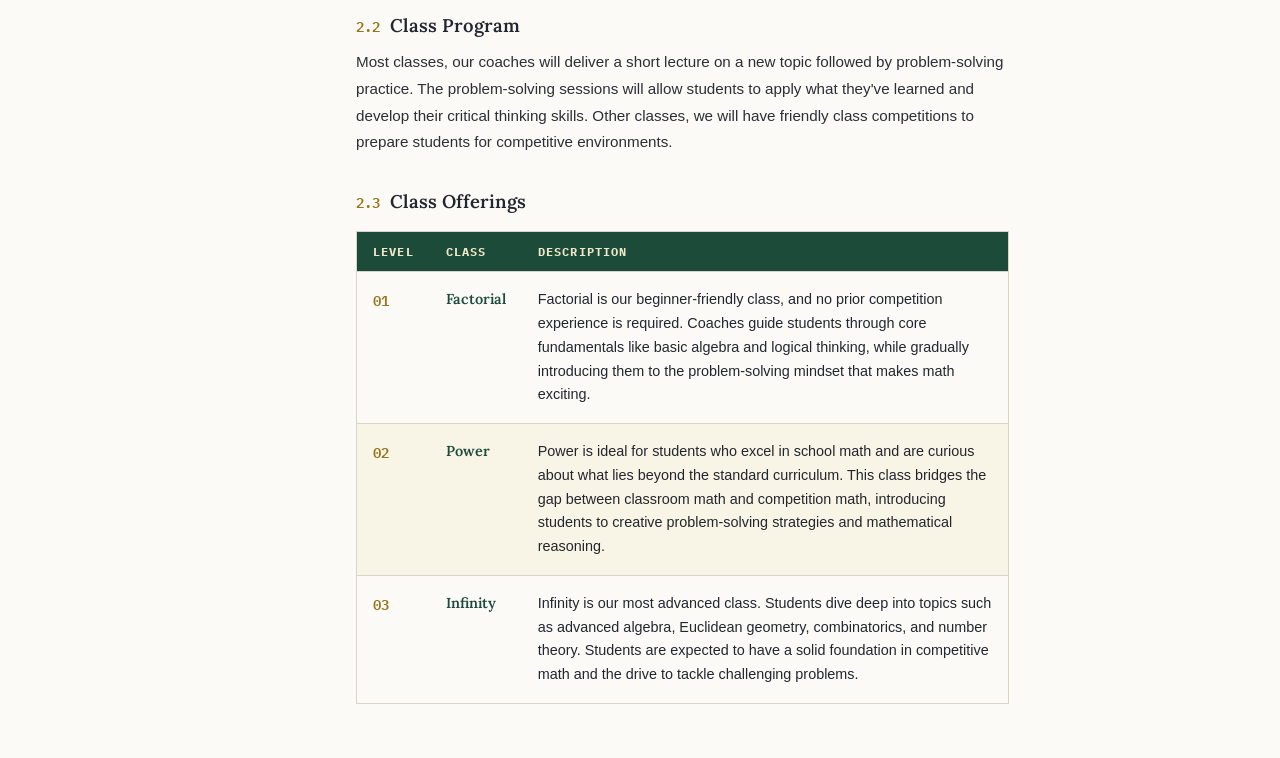
<file: info.html>
<!doctype html>
<html lang="en">
  <head>
    <!-- Google tag (gtag.js) -->
    <script async src="https://www.googletagmanager.com/gtag/js?id=G-4E631X28H0"></script>
    <script>
      window.dataLayer = window.dataLayer || [];
      function gtag(){dataLayer.push(arguments);}
      gtag('js', new Date());

      gtag('config', 'G-4E631X28H0');
    </script>
    <meta charset="UTF-8" />
    <meta name="viewport" content="width=device-width, initial-scale=1.0" />
    <title>CVMS Math League - Info</title>
    <link rel="preconnect" href="https://fonts.googleapis.com" />
    <link rel="preconnect" href="https://fonts.gstatic.com" crossorigin />
    <link
      href="https://fonts.googleapis.com/css2?family=Lora:ital,wght@0,400..700;1,400..700&family=IBM+Plex+Mono:wght@400;500;600&display=swap"
      rel="stylesheet"
    />
    <link rel="stylesheet" href="global.css" />
    <link rel="stylesheet" href="docs.css" />
    <link rel="stylesheet" href="info.css" />
  </head>

  <body class="math-page">
    <div class="container">
      <!--Navbar section -->
      <nav class="navbar">
        <div class="navbar__container">
          <a href="index.html" id="navbar__logo">
            <img src="images/logo.png" class="navbar__logo-img" />
            <span class="navbar__logo-text">CVMS Math League</span>
          </a>
          <div class="navbar__toggle" id="mobile-menu">
            <span class="bar"></span>
            <span class="bar"></span>
            <span class="bar"></span>
          </div>
          <ul class="navbar__menu">
            <li class="navbar__item">
              <a href="index.html" class="navbar__links"> Home </a>
            </li>
            <li class="navbar__item">
              <a href="info.html" class="navbar__links"> Information </a>
            </li>
            <li class="navbar__item">
              <a href="resources.html" class="navbar__links"> Resources </a>
            </li>
            <li class="navbar__item">
              <a href="about.html" class="navbar__links"> About Us </a>
            </li>
            <li class="navbar__item">
              <a href="history.html" class="navbar__links"> History </a>
            </li>
            <li class="navbar__item">
              <a href="support.html" class="navbar__links"> Support Us </a>
            </li>
            <li class="navbar__button">
              <a href="register.html" class="button"> Register </a>
            </li>
          </ul>
        </div>
      </nav>

      <header class="doc-header">
        <div class="doc-header__kicker">Carmel Valley Middle School Math League</div>
        <h1>Information</h1>
        <p class="doc-header__desc">
          An overview of our program, covering general meeting information,
          classes, and important dates for the upcoming academic year.
        </p>
      </header>

      <div class="doc-layout">
        <aside class="toc" aria-label="Table of contents">
          <div class="toc__title">Contents</div>
          <ol class="toc__list">
            <li>
              <a href="#general">1&ensp;General Information</a>
              <ol>
                <li><a href="#time-date">1.1&ensp;Time and Date</a></li>
                <li><a href="#location">1.2&ensp;Location</a></li>
                <li><a href="#dropoff">1.3&ensp;Dropoff and Pickup</a></li>
                <li><a href="#contact">1.4&ensp;Contact / Questions</a></li>
                <li><a href="#rules">1.5&ensp;Rules</a></li>
              </ol>
            </li>
            <li>
              <a href="#classes">2&ensp;Class Information</a>
              <ol>
                <li><a href="#placement">2.1&ensp;Class Placement</a></li>
                <li><a href="#program">2.2&ensp;Class Program</a></li>
                <li><a href="#offerings">2.3&ensp;Class Offerings</a></li>
              </ol>
            </li>
          </ol>
        </aside>

        <main class="doc-content">
          <section class="doc-section" id="general">
            <h2><span class="sec-num">1</span>General Information</h2>
            <p class="section-intro">
              All the logistics behind our weekly classes — where and when we
              meet, how dropoff and pickup works, and how to reach us if you
              have any questions.
            </p>

            <h3 id="time-date"><span class="sec-num">1.1</span>Time and Date</h3>
            <p>
              Our math league typically meets weekly in person on Wednesday
              evenings from 6:30 pm to 8:00 pm. You will be notified by email
              if there are any changes to the schedule.
            </p>

            <h3 id="location"><span class="sec-num">1.2</span>Location</h3>
            <p>
              We will be using rooms 601 (Infinity class), 605 (Power class),
              and 308 (Factorial class) on the CVMS campus.
            </p>

            <h3 id="dropoff"><span class="sec-num">1.3</span>Dropoff and Pickup</h3>
            <p>
              The only gate for students to leave at 8pm is the gate by the
              gym. Parents can wait at the Administration parking lot. No
              parents or siblings are allowed on campus during 6:30–8pm.
            </p>

            <h3 id="contact"><span class="sec-num">1.4</span>Contact / Questions</h3>
            <p>
              Email us at math.league.cvms@gmail.com or feel free to ask our
              coaches/volunteers during class. If you missed the placement
              test and are joining late, please reach out as well.
            </p>

            <h3 id="rules"><span class="sec-num">1.5</span>Rules</h3>
            <div class="note-box">
              <p>
                No one should enter the classroom until the parent volunteer
                for that room is present. Please also leave the room as you
                found it — chairs pushed back in, trash collected, and any
                borrowed pencils replaced, etc.
              </p>
            </div>
          </section>

          <section class="doc-section" id="classes">
            <h2><span class="sec-num">2</span>Class Information</h2>
            <p class="section-intro">
              More details about the class placement test, our regular class
              structure, and the classes we offer to accomodate for all
              students.
            </p>

            <h3 id="placement"><span class="sec-num">2.1</span>Class Placement</h3>
            <p>
              Our coaches will conduct a placement test in order to find out
              the right level of challenge for our students. The exam will be
              held in-person during our first class. Students must bring
              their Chromebooks, as they may have to use them to submit their
              exams. If you are unable to take the exam, please email us.
            </p>

            <h3 id="program"><span class="sec-num">2.2</span>Class Program</h3>
            <p>
              Most classes, our coaches will deliver a short lecture on a new
              topic followed by problem-solving practice. The problem-solving
              sessions will allow students to apply what they've learned and
              develop their critical thinking skills. Other classes, we will
              have friendly class competitions to prepare students for
              competitive environments.
            </p>

            <h3 id="offerings"><span class="sec-num">2.3</span>Class Offerings</h3>
            <div class="table-wrap">
              <table class="doc-table">
                <thead>
                  <tr>
                    <th>Level</th>
                    <th>Class</th>
                    <th>Description</th>
                  </tr>
                </thead>
                <tbody>
                  <tr>
                    <td class="doc-table__label">01</td>
                    <td class="doc-table__title">Factorial</td>
                    <td>
                      Factorial is our beginner-friendly class, and no prior
                      competition experience is required. Coaches guide
                      students through core fundamentals like basic algebra
                      and logical thinking, while gradually introducing them
                      to the problem-solving mindset that makes math
                      exciting.
                    </td>
                  </tr>
                  <tr>
                    <td class="doc-table__label">02</td>
                    <td class="doc-table__title">Power</td>
                    <td>
                      Power is ideal for students who excel in school math and
                      are curious about what lies beyond the standard
                      curriculum. This class bridges the gap between classroom
                      math and competition math, introducing students to
                      creative problem-solving strategies and mathematical
                      reasoning.
                    </td>
                  </tr>
                  <tr>
                    <td class="doc-table__label">03</td>
                    <td class="doc-table__title">Infinity</td>
                    <td>
                      Infinity is our most advanced class. Students dive deep
                      into topics such as advanced algebra, Euclidean
                      geometry, combinatorics, and number theory. Students are
                      expected to have a solid foundation in competitive math
                      and the drive to tackle challenging problems.
                    </td>
                  </tr>
                </tbody>
              </table>
            </div>
          </section>
        </main>
      </div>
    </div>
    <script src="home.js"></script>
  </body>
</html>
</file>
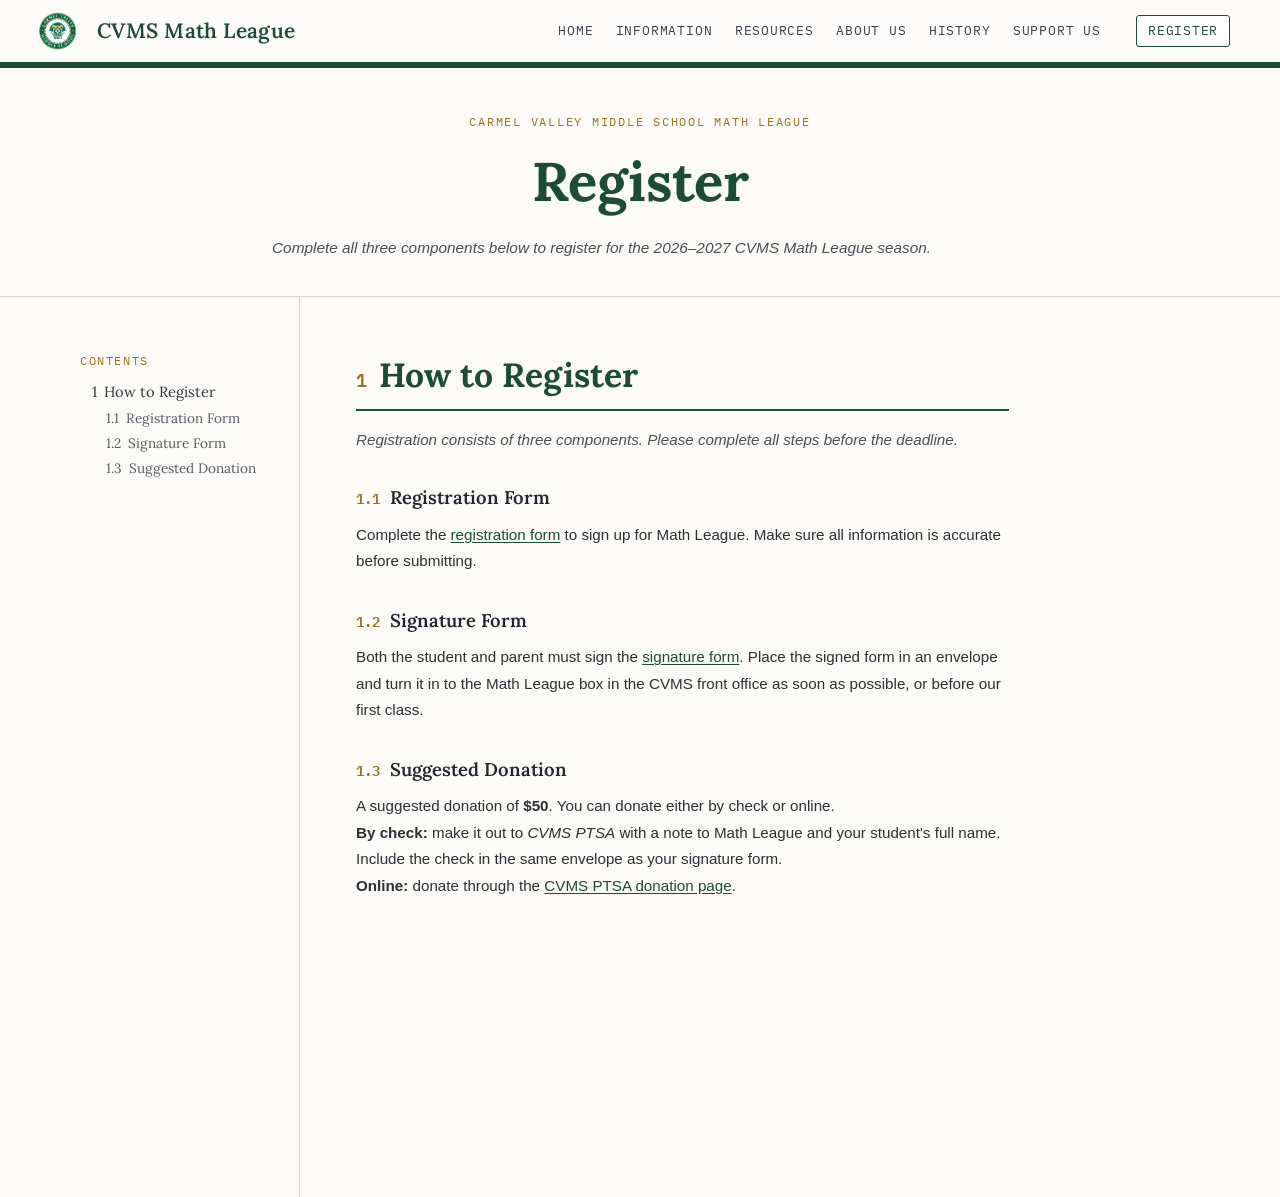
<file: register.html>
<!doctype html>
<html lang="en">
  <head>
    <!-- Google tag (gtag.js) -->
    <script
      async
      src="https://www.googletagmanager.com/gtag/js?id=G-4E631X28H0"
    ></script>
    <script>
      window.dataLayer = window.dataLayer || [];
      function gtag() {
        dataLayer.push(arguments);
      }
      gtag("js", new Date());

      gtag("config", "G-4E631X28H0");
    </script>
    <meta charset="UTF-8" />
    <meta name="viewport" content="width=device-width, initial-scale=1.0" />
    <title>CVMS Math League - Register</title>
    <link rel="preconnect" href="https://fonts.googleapis.com" />
    <link rel="preconnect" href="https://fonts.gstatic.com" crossorigin />
    <link
      href="https://fonts.googleapis.com/css2?family=Lora:ital,wght@0,400..700;1,400..700&family=IBM+Plex+Mono:wght@400;500;600&display=swap"
      rel="stylesheet"
    />
    <link rel="stylesheet" href="global.css" />
    <link rel="stylesheet" href="docs.css" />
    <link rel="stylesheet" href="register.css" />
  </head>
  <body class="math-page">
    <div class="container">
      <nav class="navbar">
        <div class="navbar__container">
          <a href="index.html" id="navbar__logo">
            <img src="images/logo.png" class="navbar__logo-img" />
            <span class="navbar__logo-text">CVMS Math League</span>
          </a>
          <div class="navbar__toggle" id="mobile-menu">
            <span class="bar"></span><span class="bar"></span
            ><span class="bar"></span>
          </div>
          <ul class="navbar__menu">
            <li class="navbar__item">
              <a href="index.html" class="navbar__links">Home </a>
            </li>
            <li class="navbar__item">
              <a href="info.html" class="navbar__links">Information </a>
            </li>
            <li class="navbar__item">
              <a href="resources.html" class="navbar__links">Resources </a>
            </li>
            <li class="navbar__item">
              <a href="about.html" class="navbar__links">About Us </a>
            </li>
            <li class="navbar__item">
              <a href="history.html" class="navbar__links"> History </a>
            </li>
            <li class="navbar__item">
              <a href="support.html" class="navbar__links">Support Us </a>
            </li>
            <li class="navbar__button">
              <a href="register.html" class="button">Register</a>
            </li>
          </ul>
        </div>
      </nav>

      <header class="doc-header">
        <div class="doc-header__kicker">Carmel Valley Middle School Math League</div>
        <h1>Register</h1>
        <p class="doc-header__desc">
          Complete all three components below to register for the
          2026&ndash;2027 CVMS Math League season.
        </p>
      </header>

      <div class="doc-layout">
        <aside class="toc" aria-label="Table of contents">
          <div class="toc__title">Contents</div>
          <ol class="toc__list">
            <li>
              <a href="#registration">1&ensp;How to Register</a>
              <ol>
                <li><a href="#reg-form">1.1&ensp;Registration Form</a></li>
                <li><a href="#sig-form">1.2&ensp;Signature Form</a></li>
                <li><a href="#donation">1.3&ensp;Suggested Donation</a></li>
              </ol>
            </li>
          </ol>
        </aside>

        <main class="doc-content">
          <section class="doc-section" id="registration">
            <h2><span class="sec-num">1</span>How to Register</h2>
            <p class="section-intro">
              Registration consists of three components. Please complete all
              steps before the deadline.
            </p>

            <h3 id="reg-form"><span class="sec-num">1.1</span>Registration Form</h3>
            <p>
              Complete the
              <a
                href="https://docs.google.com/forms/d/e/1FAIpQLSfUHmF0arxpvzoABmzKmEmTDDT0f9WGN9YcjMa8dAAlEctH5g/viewform?usp=header"
                target="_blank"
                rel="noopener noreferrer"
                >registration form</a
              >
              to sign up for Math League. Make sure all information is
              accurate before submitting.
            </p>

            <h3 id="sig-form"><span class="sec-num">1.2</span>Signature Form</h3>
            <p>
              Both the student and parent must sign the
              <a
                href="https://docs.google.com/document/d/11Q2KTVZRmVo9-m2EHD0FcydiL8kwiUJvsBQU-wyPZfQ/edit?tab=t.0#heading=h.gjdgxs"
                target="_blank"
                rel="noopener noreferrer"
                >signature form</a
              >. Place the signed form in an envelope and turn it in to the
              Math League box in the CVMS front office as soon as possible,
              or before our first class.
            </p>

            <h3 id="donation"><span class="sec-num">1.3</span>Suggested Donation</h3>
            <p>
              A suggested donation of <strong>$50</strong>. You can donate
              either by check or online.<br />
              <strong>By check:</strong> make it out to
              <em>CVMS PTSA</em> with a note to Math League and your
              student's full name. Include the check in the same envelope as
              your signature form.<br />
              <strong>Online:</strong> donate through the
              <a
                href="https://cvmsptsa.square.site/math"
                target="_blank"
                rel="noopener noreferrer"
                >CVMS PTSA donation page</a
              >.
            </p>
          </section>
        </main>
      </div>
    </div>
    <script src="home.js"></script>
  </body>
</html>
</file>
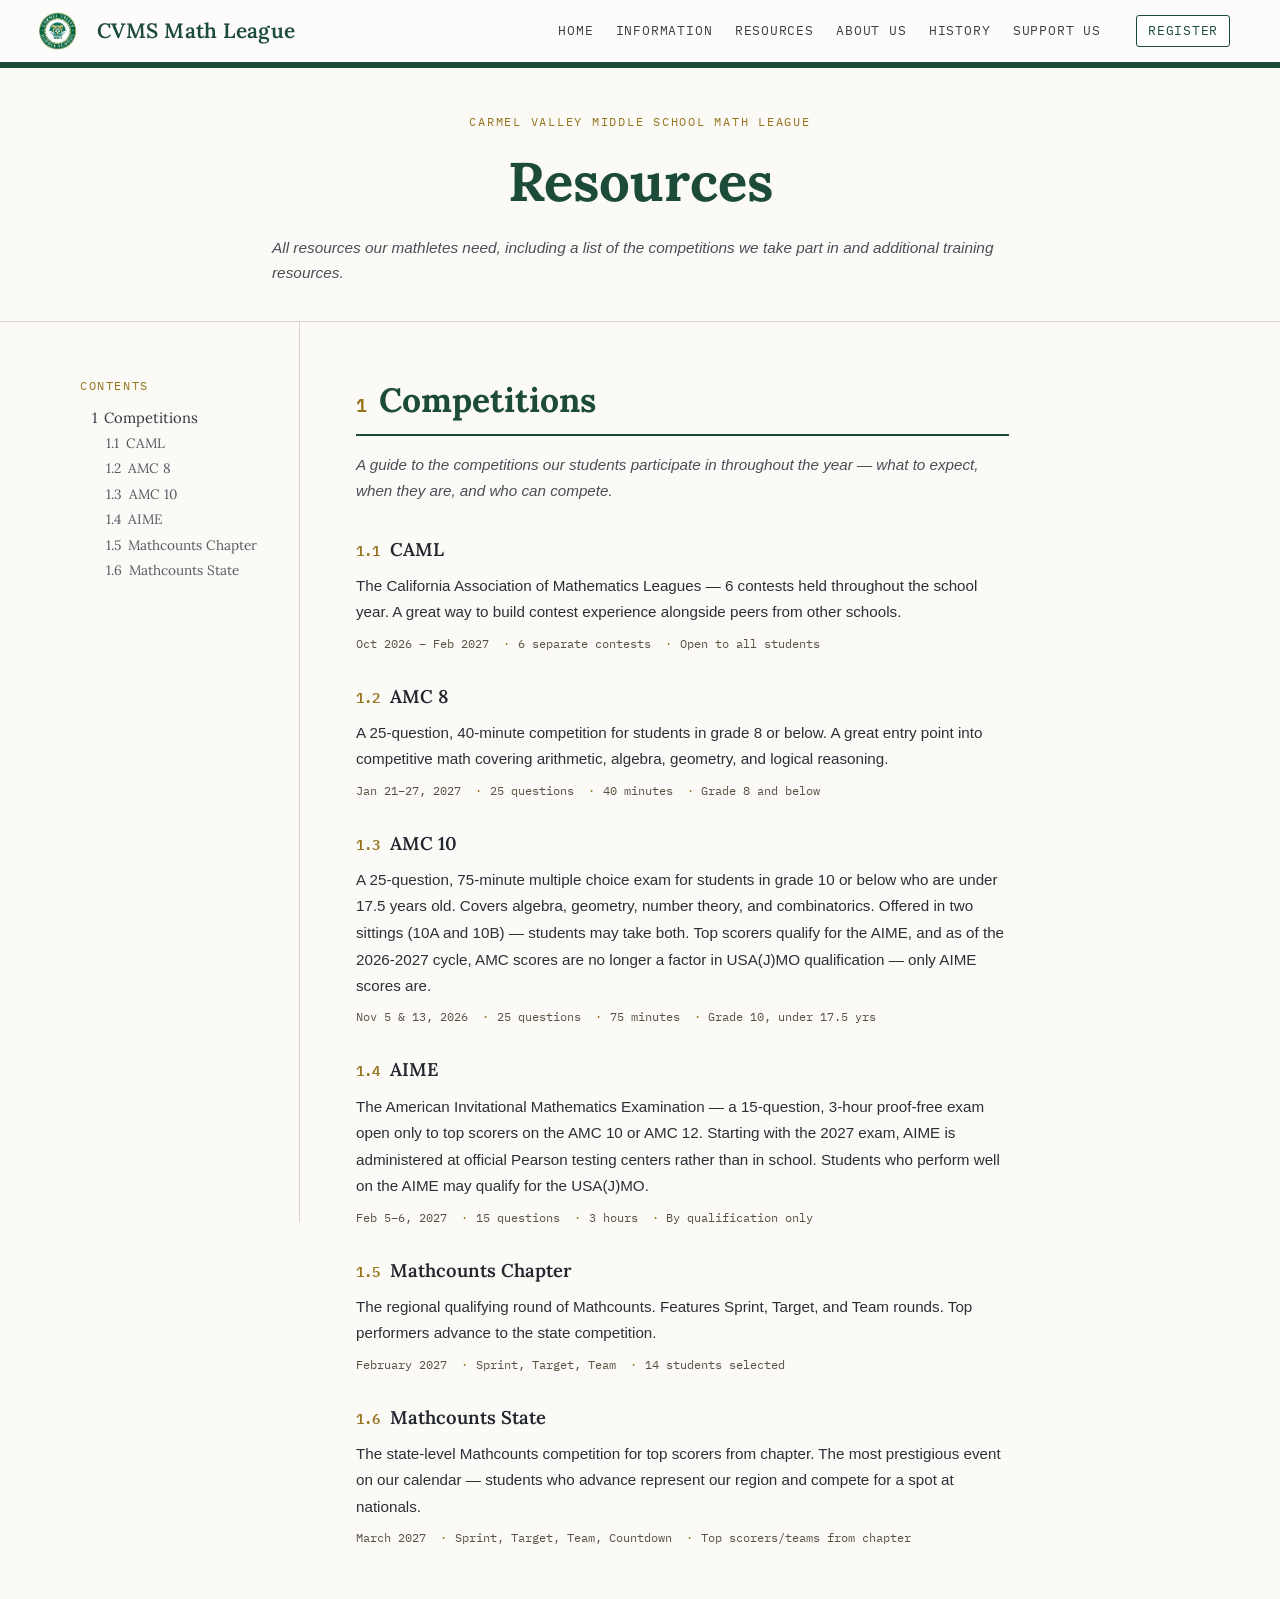
<file: resources.html>
<!doctype html>
<html lang="en">
  <head>
    <!-- Google tag (gtag.js) -->
    <script async src="https://www.googletagmanager.com/gtag/js?id=G-4E631X28H0"></script>
    <script>
      window.dataLayer = window.dataLayer || [];
      function gtag(){dataLayer.push(arguments);}
      gtag('js', new Date());

      gtag('config', 'G-4E631X28H0');
    </script>
    <meta charset="UTF-8" />
    <meta name="viewport" content="width=device-width, initial-scale=1.0" />
    <title>CVMS Math League - Resources</title>
    <link rel="preconnect" href="https://fonts.googleapis.com" />
    <link rel="preconnect" href="https://fonts.gstatic.com" crossorigin />
    <link
      href="https://fonts.googleapis.com/css2?family=Lora:ital,wght@0,400..700;1,400..700&family=IBM+Plex+Mono:wght@400;500;600&display=swap"
      rel="stylesheet"
    />
    <link rel="stylesheet" href="global.css" />
    <link rel="stylesheet" href="docs.css" />
    <link rel="stylesheet" href="resources.css" />
  </head>

  <body class="math-page">
    <div class="container">
      <!--Navbar section -->
      <nav class="navbar">
        <div class="navbar__container">
          <a href="index.html" id="navbar__logo">
            <img src="images/logo.png" class="navbar__logo-img" />
            <span class="navbar__logo-text">CVMS Math League</span>
          </a>
          <div class="navbar__toggle" id="mobile-menu">
            <span class="bar"></span>
            <span class="bar"></span>
            <span class="bar"></span>
          </div>
          <ul class="navbar__menu">
            <li class="navbar__item">
              <a href="index.html" class="navbar__links"> Home </a>
            </li>
            <li class="navbar__item">
              <a href="info.html" class="navbar__links"> Information </a>
            </li>
            <li class="navbar__item">
              <a href="resources.html" class="navbar__links"> Resources </a>
            </li>
            <li class="navbar__item">
              <a href="about.html" class="navbar__links"> About Us </a>
            </li>
            <li class="navbar__item">
              <a href="history.html" class="navbar__links"> History </a>
            </li>
            <li class="navbar__item">
              <a href="support.html" class="navbar__links"> Support Us </a>
            </li>
            <li class="navbar__button">
              <a href="register.html" class="button"> Register </a>
            </li>
          </ul>
        </div>
      </nav>

      <header class="doc-header">
        <div class="doc-header__kicker">Carmel Valley Middle School Math League</div>
        <h1>Resources</h1>
        <p class="doc-header__desc">
          All resources our mathletes need, including a list of the
          competitions we take part in and additional training resources.
        </p>
      </header>

      <div class="doc-layout">
        <aside class="toc" aria-label="Table of contents">
          <div class="toc__title">Contents</div>
          <ol class="toc__list">
            <li>
              <a href="#competitions">1&ensp;Competitions</a>
              <ol>
                <li><a href="#caml">1.1&ensp;CAML</a></li>
                <li><a href="#amc8">1.2&ensp;AMC 8</a></li>
                <li><a href="#amc10">1.3&ensp;AMC 10</a></li>
                <li><a href="#aime">1.4&ensp;AIME</a></li>
                <li><a href="#mc-chapter">1.5&ensp;Mathcounts Chapter</a></li>
                <li><a href="#mc-state">1.6&ensp;Mathcounts State</a></li>
              </ol>
            </li>
          </ol>
        </aside>

        <main class="doc-content">
          <section class="doc-section" id="competitions">
            <h2><span class="sec-num">1</span>Competitions</h2>
            <p class="section-intro">
              A guide to the competitions our students participate in
              throughout the year — what to expect, when they are, and who
              can compete.
            </p>

            <h3 id="caml"><span class="sec-num">1.1</span>CAML</h3>
            <p>
              The California Association of Mathematics Leagues — 6 contests
              held throughout the school year. A great way to build contest
              experience alongside peers from other schools.
            </p>
            <div class="facts-row">
              <span>Oct 2026 &ndash; Feb 2027</span>
              <span>6 separate contests</span>
              <span>Open to all students</span>
            </div>

            <h3 id="amc8"><span class="sec-num">1.2</span>AMC 8</h3>
            <p>
              A 25-question, 40-minute competition for students in grade 8
              or below. A great entry point into competitive math covering
              arithmetic, algebra, geometry, and logical reasoning.
            </p>
            <div class="facts-row">
              <span>Jan 21&ndash;27, 2027</span>
              <span>25 questions</span>
              <span>40 minutes</span>
              <span>Grade 8 and below</span>
            </div>

            <h3 id="amc10"><span class="sec-num">1.3</span>AMC 10</h3>
            <p>
              A 25-question, 75-minute multiple choice exam for students in
              grade 10 or below who are under 17.5 years old. Covers
              algebra, geometry, number theory, and combinatorics. Offered
              in two sittings (10A and 10B) — students may take both. Top
              scorers qualify for the AIME, and as of the 2026-2027 cycle,
              AMC scores are no longer a factor in USA(J)MO qualification —
              only AIME scores are.
            </p>
            <div class="facts-row">
              <span>Nov 5 &amp; 13, 2026</span>
              <span>25 questions</span>
              <span>75 minutes</span>
              <span>Grade 10, under 17.5 yrs</span>
            </div>

            <h3 id="aime"><span class="sec-num">1.4</span>AIME</h3>
            <p>
              The American Invitational Mathematics Examination — a
              15-question, 3-hour proof-free exam open only to top scorers
              on the AMC 10 or AMC 12. Starting with the 2027 exam, AIME is
              administered at official Pearson testing centers rather than
              in school. Students who perform well on the AIME may qualify
              for the USA(J)MO.
            </p>
            <div class="facts-row">
              <span>Feb 5&ndash;6, 2027</span>
              <span>15 questions</span>
              <span>3 hours</span>
              <span>By qualification only</span>
            </div>

            <h3 id="mc-chapter"><span class="sec-num">1.5</span>Mathcounts Chapter</h3>
            <p>
              The regional qualifying round of Mathcounts. Features Sprint,
              Target, and Team rounds. Top performers advance to the state
              competition.
            </p>
            <div class="facts-row">
              <span>February 2027</span>
              <span>Sprint, Target, Team</span>
              <span>14 students selected</span>
            </div>

            <h3 id="mc-state"><span class="sec-num">1.6</span>Mathcounts State</h3>
            <p>
              The state-level Mathcounts competition for top scorers from
              chapter. The most prestigious event on our calendar — students
              who advance represent our region and compete for a spot at
              nationals.
            </p>
            <div class="facts-row">
              <span>March 2027</span>
              <span>Sprint, Target, Team, Countdown</span>
              <span>Top scorers/teams from chapter</span>
            </div>
          </section>
        </main>
      </div>
    </div>
    <script src="home.js"></script>
  </body>
</html>
</file>
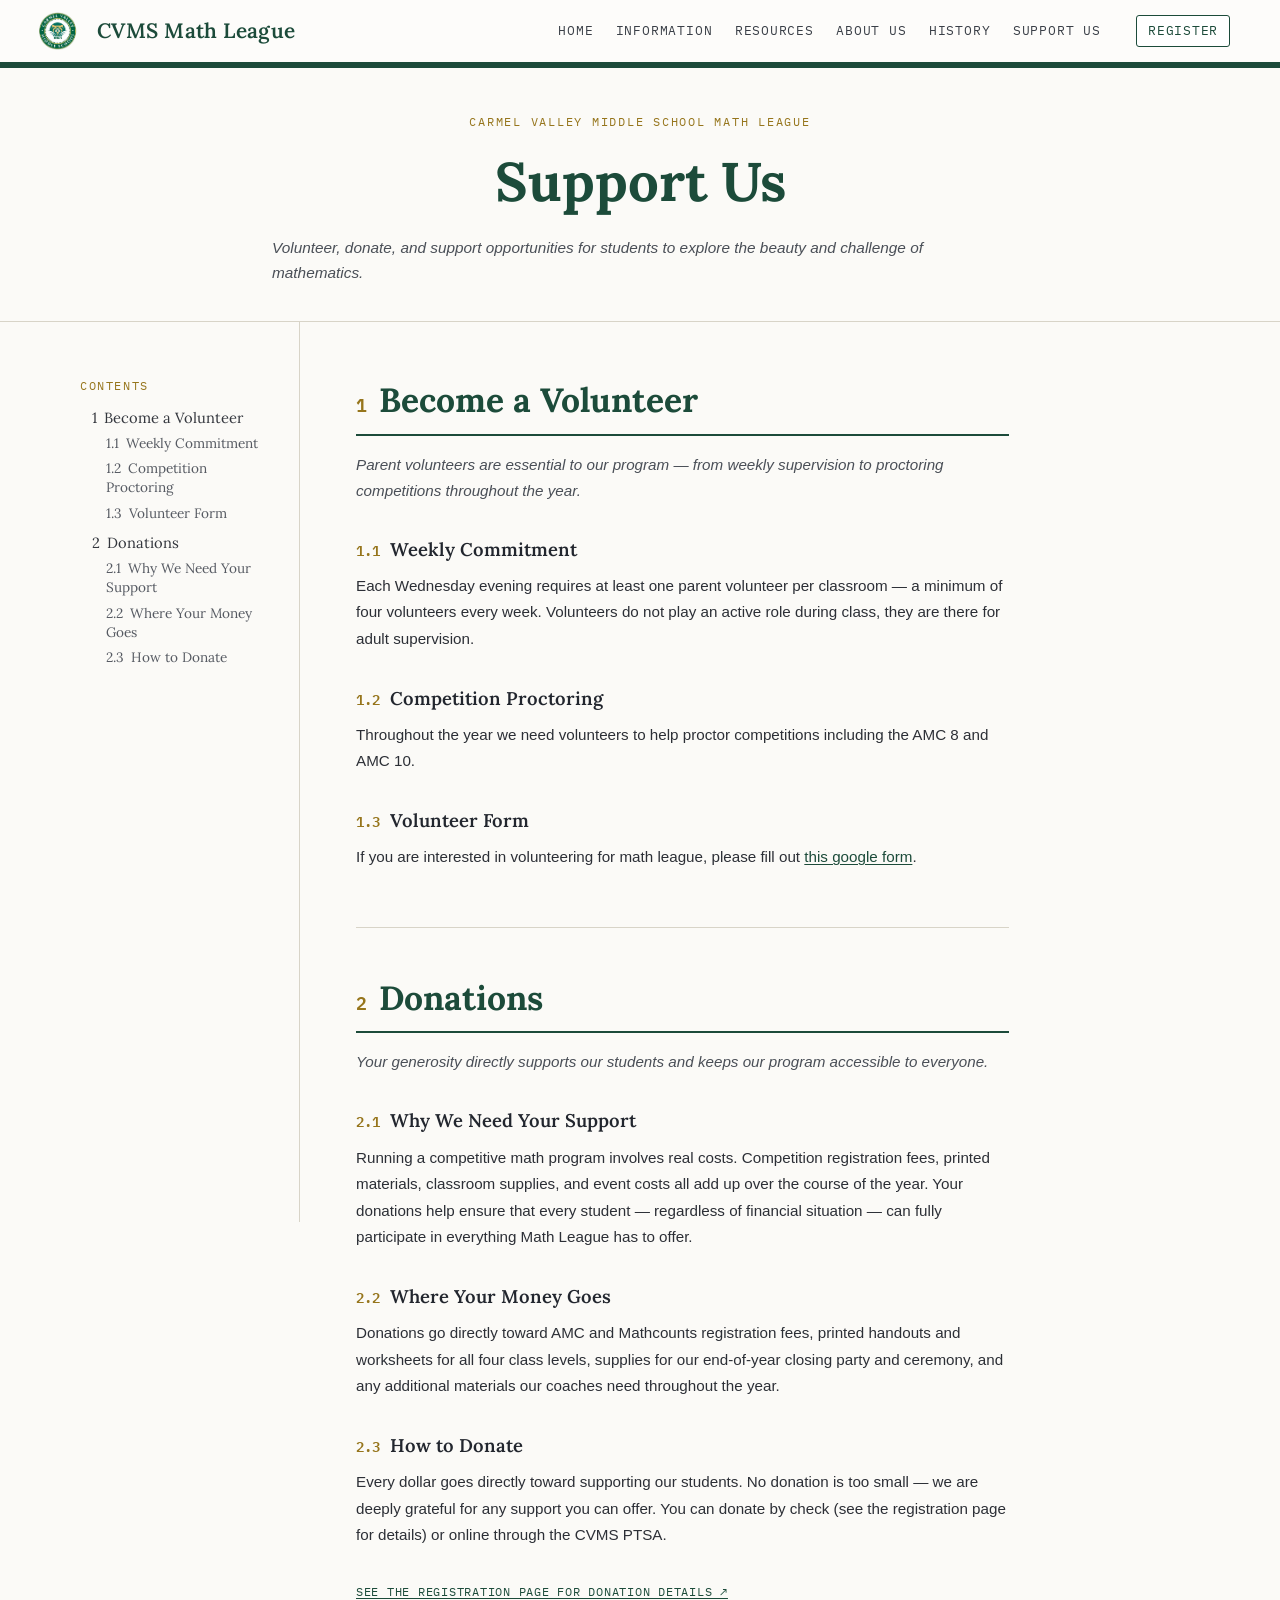
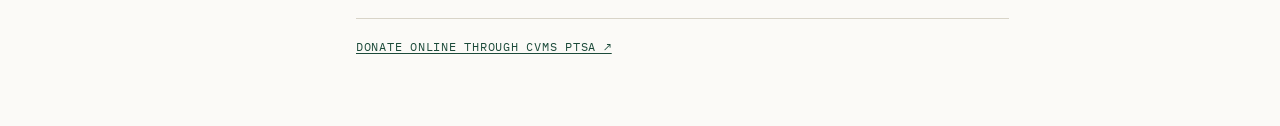
<file: support.html>
<!doctype html>
<html lang="en">
  <head>
    <!-- Google tag (gtag.js) -->
    <script async src="https://www.googletagmanager.com/gtag/js?id=G-4E631X28H0"></script>
    <script>
      window.dataLayer = window.dataLayer || [];
      function gtag(){dataLayer.push(arguments);}
      gtag('js', new Date());

      gtag('config', 'G-4E631X28H0');
    </script>
    <meta charset="UTF-8" />
    <meta name="viewport" content="width=device-width, initial-scale=1.0" />
    <title>CVMS Math League - Support</title>
    <link rel="preconnect" href="https://fonts.googleapis.com" />
    <link rel="preconnect" href="https://fonts.gstatic.com" crossorigin />
    <link
      href="https://fonts.googleapis.com/css2?family=Lora:ital,wght@0,400..700;1,400..700&family=IBM+Plex+Mono:wght@400;500;600&display=swap"
      rel="stylesheet"
    />
    <link rel="stylesheet" href="global.css" />
    <link rel="stylesheet" href="docs.css" />
    <link rel="stylesheet" href="support.css" />
  </head>

  <body class="math-page">
    <div class="container">
      <nav class="navbar">
        <div class="navbar__container">
          <a href="index.html" id="navbar__logo">
            <img src="images/logo.png" class="navbar__logo-img" />
            <span class="navbar__logo-text">CVMS Math League</span>
          </a>
          <div class="navbar__toggle" id="mobile-menu">
            <span class="bar"></span>
            <span class="bar"></span>
            <span class="bar"></span>
          </div>
          <ul class="navbar__menu">
            <li class="navbar__item">
              <a href="index.html" class="navbar__links">Home </a>
            </li>
            <li class="navbar__item">
              <a href="info.html" class="navbar__links">Information </a>
            </li>
            <li class="navbar__item">
              <a href="resources.html" class="navbar__links">Resources </a>
            </li>
            <li class="navbar__item">
              <a href="about.html" class="navbar__links">About Us </a>
            </li>
            <li class="navbar__item">
              <a href="history.html" class="navbar__links"> History </a>
            </li>
            <li class="navbar__item">
              <a href="support.html" class="navbar__links">Support Us </a>
            </li>
            <li class="navbar__button">
              <a href="register.html" class="button">Register</a>
            </li>
          </ul>
        </div>
      </nav>

      <header class="doc-header">
        <div class="doc-header__kicker">Carmel Valley Middle School Math League</div>
        <h1>Support Us</h1>
        <p class="doc-header__desc">
          Volunteer, donate, and support opportunities for students to
          explore the beauty and challenge of mathematics.
        </p>
      </header>

      <div class="doc-layout">
        <aside class="toc" aria-label="Table of contents">
          <div class="toc__title">Contents</div>
          <ol class="toc__list">
            <li>
              <a href="#volunteers">1&ensp;Become a Volunteer</a>
              <ol>
                <li><a href="#weekly">1.1&ensp;Weekly Commitment</a></li>
                <li><a href="#proctoring">1.2&ensp;Competition Proctoring</a></li>
                <li><a href="#volunteer-form">1.3&ensp;Volunteer Form</a></li>
              </ol>
            </li>
            <li>
              <a href="#donations">2&ensp;Donations</a>
              <ol>
                <li><a href="#why">2.1&ensp;Why We Need Your Support</a></li>
                <li><a href="#where">2.2&ensp;Where Your Money Goes</a></li>
                <li><a href="#how">2.3&ensp;How to Donate</a></li>
              </ol>
            </li>
          </ol>
        </aside>

        <main class="doc-content">
          <section class="doc-section" id="volunteers">
            <h2><span class="sec-num">1</span>Become a Volunteer</h2>
            <p class="section-intro">
              Parent volunteers are essential to our program — from weekly
              supervision to proctoring competitions throughout the year.
            </p>

            <h3 id="weekly"><span class="sec-num">1.1</span>Weekly Commitment</h3>
            <p>
              Each Wednesday evening requires at least one parent volunteer
              per classroom — a minimum of four volunteers every week.
              Volunteers do not play an active role during class, they are
              there for adult supervision.
            </p>

            <h3 id="proctoring"><span class="sec-num">1.2</span>Competition Proctoring</h3>
            <p>
              Throughout the year we need volunteers to help proctor
              competitions including the AMC 8 and AMC 10.
            </p>

            <h3 id="volunteer-form"><span class="sec-num">1.3</span>Volunteer Form</h3>
            <p>
              If you are interested in volunteering for math league, please
              fill out
              <a
                href="https://docs.google.com/forms/d/e/1FAIpQLSdlw8403FWsutKXgKo3f3Xsfxh5Pnldhzr0Y65NrXgsiidwFQ/viewform?usp=header"
                target="_blank"
                rel="noopener noreferrer"
                >this google form</a
              >.
            </p>
          </section>

          <section class="doc-section" id="donations">
            <h2><span class="sec-num">2</span>Donations</h2>
            <p class="section-intro">
              Your generosity directly supports our students and keeps our
              program accessible to everyone.
            </p>

            <h3 id="why"><span class="sec-num">2.1</span>Why We Need Your Support</h3>
            <p>
              Running a competitive math program involves real costs.
              Competition registration fees, printed materials, classroom
              supplies, and event costs all add up over the course of the
              year. Your donations help ensure that every student —
              regardless of financial situation — can fully participate in
              everything Math League has to offer.
            </p>

            <h3 id="where"><span class="sec-num">2.2</span>Where Your Money Goes</h3>
            <p>
              Donations go directly toward AMC and Mathcounts registration
              fees, printed handouts and worksheets for all four class
              levels, supplies for our end-of-year closing party and
              ceremony, and any additional materials our coaches need
              throughout the year.
            </p>

            <h3 id="how"><span class="sec-num">2.3</span>How to Donate</h3>
            <p>
              Every dollar goes directly toward supporting our students. No
              donation is too small — we are deeply grateful for any support
              you can offer. You can donate by check (see the registration
              page for details) or online through the CVMS PTSA.
            </p>
            <ul class="resource-list">
              <li class="resource-list__item">
                <a
                  class="resource-list__action"
                  href="register.html"
                  target="_blank"
                  >See the registration page for donation details &#8599;</a
                >
              </li>
              <li class="resource-list__item">
                <a
                  class="resource-list__action"
                  href="https://cvmsptsa.square.site/math"
                  target="_blank"
                  rel="noopener noreferrer"
                  >Donate online through CVMS PTSA &#8599;</a
                >
              </li>
            </ul>
          </section>
        </main>
      </div>
    </div>
    <script src="home.js"></script>
  </body>
</html>
</file>
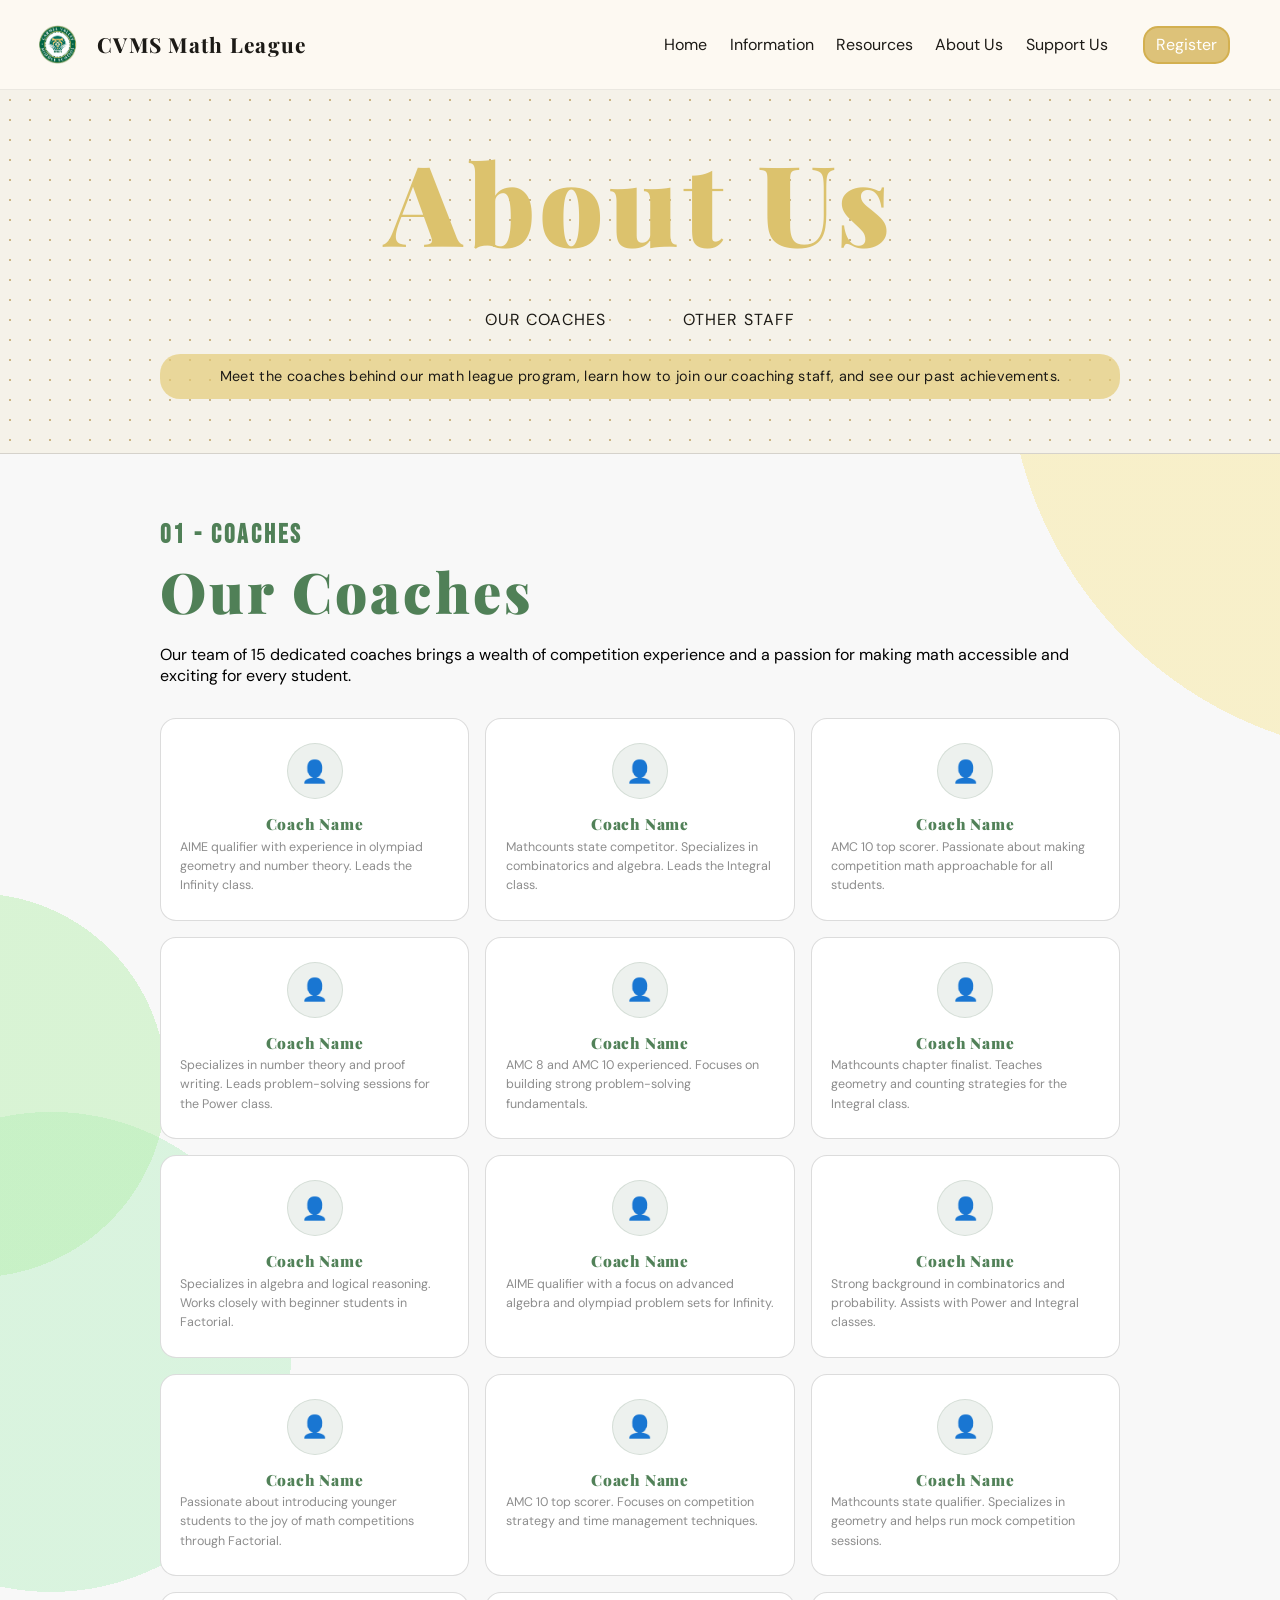
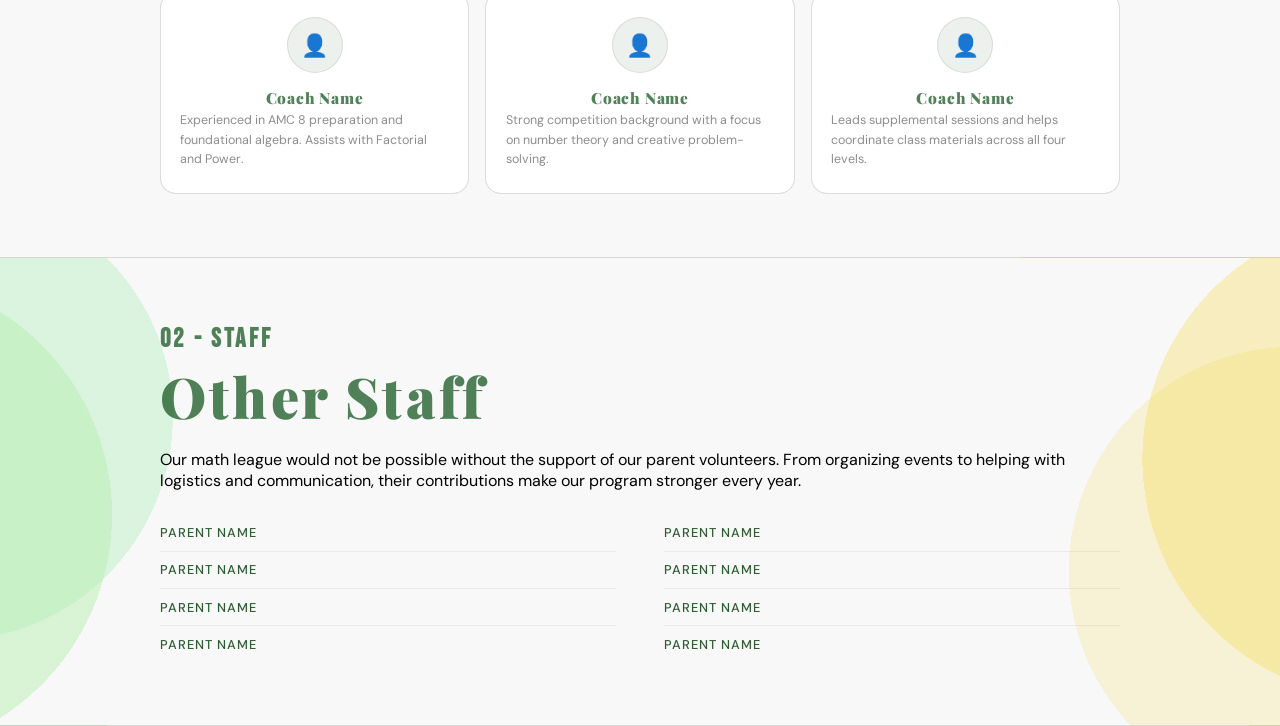
<file: html/about.html>
<!doctype html>
<html lang="en">
  <head>
    <meta charset="UTF-8" />
    <meta name="viewport" content="width=device-width, initial-scale=1.0" />
    <title>CVMS ML</title>
    <link rel="preconnect" href="https://fonts.googleapis.com" />
    <link rel="preconnect" href="https://fonts.gstatic.com" crossorigin />
    <link
      href="https://fonts.googleapis.com/css2?family=Playfair+Display:ital,wght@0,400..900;1,400..900&display=swap"
      rel="stylesheet"
    />
    <link
      href="https://fonts.googleapis.com/css2?family=Bebas+Neue&display=swap"
      rel="stylesheet"
    />
    <link
      href="https://fonts.googleapis.com/css2?family=DM+Sans:wght@300;400;500&family=DM+Serif+Display:ital@0;1&display=swap"
      rel="stylesheet"
    />
    <link
      href="https://fonts.googleapis.com/css2?family=Inter:wght@300;400;600;700&display=swap"
      rel="stylesheet"
    />
    <link rel="stylesheet" href="/css/global.css" />
    <link rel="stylesheet" href="/css/about.css" />
    <link
      rel="stylesheet"
      href="https://use.fontawesome.com/releases/v5.14.0/css/all.css"
    />
  </head>

  <body>
    <div class="container">
      <!--Navbar section -->
      <nav class="navbar">
        <div class="navbar__container">
          <a href="index.html" id="navbar__logo">
            <img src="/images/logo.png" class="navbar__logo-img" />
            <span class="navbar__logo-text">CVMS Math League</span>
          </a>
          <div class="navbar__toggle" id="mobile-menu">
            <span class="bar"></span>
            <span class="bar"></span>
            <span class="bar"></span>
          </div>
          <ul class="navbar__menu">
            <li class="navbar__item">
              <a href="index.html" class="navbar__links">
                Home <span>›</span></a
              >
            </li>
            <li class="navbar__item">
              <a href="info.html" class="navbar__links">
                Information <span>›</span></a
              >
            </li>
            <li class="navbar__item">
              <a href="resources.html" class="navbar__links">
                Resources <span>›</span></a
              >
            </li>
            <li class="navbar__item">
              <a href="about.html" class="navbar__links">
                About Us <span>›</span></a
              >
            </li>
            <li class="navbar__item">
              <a href="support.html" class="navbar__links"> Support Us<span>›</span> </a>
            </li>
            <li class="navbar__button">
              <a href="register.html" class="button"> Register </a>
            </li>
          </ul>
        </div>
      </nav>

      <div class="header">
        <h1>About Us</h1>
        <div class="header__links">
          <a href="#coaches">Our Coaches</a>
          <a href="#staff">Other Staff</a>
        </div>
        <div class="subtext">
          Meet the coaches behind our math league program, learn how to join our
          coaching staff, and see our past achievements.
        </div>
      </div>

      <div class="main">
        <div class="section1" id="coaches">
          <div class="eyebrow">01 - COACHES</div>
          <h2>Our Coaches</h2>
          <p class="section__caption">
            Our team of 15 dedicated coaches brings a wealth of competition
            experience and a passion for making math accessible and exciting for
            every student.
          </p>

          <div class="coaches-grid">
            <div class="coach-card">
              <div class="coach-avatar">👤</div>
              <div class="coach-info">
                <div class="coach-name">Coach Name</div>
                <div class="coach-desc">
                  AIME qualifier with experience in olympiad geometry and number
                  theory. Leads the Infinity class.
                </div>
              </div>
            </div>
            <div class="coach-card">
              <div class="coach-avatar">👤</div>
              <div class="coach-info">
                <div class="coach-name">Coach Name</div>
                <div class="coach-desc">
                  Mathcounts state competitor. Specializes in combinatorics and
                  algebra. Leads the Integral class.
                </div>
              </div>
            </div>
            <div class="coach-card">
              <div class="coach-avatar">👤</div>
              <div class="coach-info">
                <div class="coach-name">Coach Name</div>
                <div class="coach-desc">
                  AMC 10 top scorer. Passionate about making competition math
                  approachable for all students.
                </div>
              </div>
            </div>
            <div class="coach-card">
              <div class="coach-avatar">👤</div>
              <div class="coach-info">
                <div class="coach-name">Coach Name</div>
                <div class="coach-desc">
                  Specializes in number theory and proof writing. Leads
                  problem-solving sessions for the Power class.
                </div>
              </div>
            </div>
            <div class="coach-card">
              <div class="coach-avatar">👤</div>
              <div class="coach-info">
                <div class="coach-name">Coach Name</div>
                <div class="coach-desc">
                  AMC 8 and AMC 10 experienced. Focuses on building strong
                  problem-solving fundamentals.
                </div>
              </div>
            </div>
            <div class="coach-card">
              <div class="coach-avatar">👤</div>
              <div class="coach-info">
                <div class="coach-name">Coach Name</div>
                <div class="coach-desc">
                  Mathcounts chapter finalist. Teaches geometry and counting
                  strategies for the Integral class.
                </div>
              </div>
            </div>
            <div class="coach-card">
              <div class="coach-avatar">👤</div>
              <div class="coach-info">
                <div class="coach-name">Coach Name</div>
                <div class="coach-desc">
                  Specializes in algebra and logical reasoning. Works closely
                  with beginner students in Factorial.
                </div>
              </div>
            </div>
            <div class="coach-card">
              <div class="coach-avatar">👤</div>
              <div class="coach-info">
                <div class="coach-name">Coach Name</div>
                <div class="coach-desc">
                  AIME qualifier with a focus on advanced algebra and olympiad
                  problem sets for Infinity.
                </div>
              </div>
            </div>
            <div class="coach-card">
              <div class="coach-avatar">👤</div>
              <div class="coach-info">
                <div class="coach-name">Coach Name</div>
                <div class="coach-desc">
                  Strong background in combinatorics and probability. Assists
                  with Power and Integral classes.
                </div>
              </div>
            </div>
            <div class="coach-card">
              <div class="coach-avatar">👤</div>
              <div class="coach-info">
                <div class="coach-name">Coach Name</div>
                <div class="coach-desc">
                  Passionate about introducing younger students to the joy of
                  math competitions through Factorial.
                </div>
              </div>
            </div>
            <div class="coach-card">
              <div class="coach-avatar">👤</div>
              <div class="coach-info">
                <div class="coach-name">Coach Name</div>
                <div class="coach-desc">
                  AMC 10 top scorer. Focuses on competition strategy and time
                  management techniques.
                </div>
              </div>
            </div>
            <div class="coach-card">
              <div class="coach-avatar">👤</div>
              <div class="coach-info">
                <div class="coach-name">Coach Name</div>
                <div class="coach-desc">
                  Mathcounts state qualifier. Specializes in geometry and helps
                  run mock competition sessions.
                </div>
              </div>
            </div>
            <div class="coach-card">
              <div class="coach-avatar">👤</div>
              <div class="coach-info">
                <div class="coach-name">Coach Name</div>
                <div class="coach-desc">
                  Experienced in AMC 8 preparation and foundational algebra.
                  Assists with Factorial and Power.
                </div>
              </div>
            </div>
            <div class="coach-card">
              <div class="coach-avatar">👤</div>
              <div class="coach-info">
                <div class="coach-name">Coach Name</div>
                <div class="coach-desc">
                  Strong competition background with a focus on number theory
                  and creative problem-solving.
                </div>
              </div>
            </div>
            <div class="coach-card">
              <div class="coach-avatar">👤</div>
              <div class="coach-info">
                <div class="coach-name">Coach Name</div>
                <div class="coach-desc">
                  Leads supplemental sessions and helps coordinate class
                  materials across all four levels.
                </div>
              </div>
            </div>
          </div>
        </div>
        <div class="section2" id="staff">
          <div class="eyebrow">02 - STAFF</div>
          <h2>Other Staff</h2>
          <p class="section__caption">
            Our math league would not be possible without the support of our
            parent volunteers. From organizing events to helping with logistics
            and communication, their contributions make our program stronger
            every year.
          </p>

          <div class="volunteer-grid">
            <div class="volunteer-name">Parent Name</div>
            <div class="volunteer-name">Parent Name</div>
            <div class="volunteer-name">Parent Name</div>
            <div class="volunteer-name">Parent Name</div>
            <div class="volunteer-name">Parent Name</div>
            <div class="volunteer-name">Parent Name</div>
            <div class="volunteer-name">Parent Name</div>
            <div class="volunteer-name">Parent Name</div>
          </div>
        </div>
      </div>
    </div>
    <script src="/js/home.js"></script>
  </body>
</html>
</file>
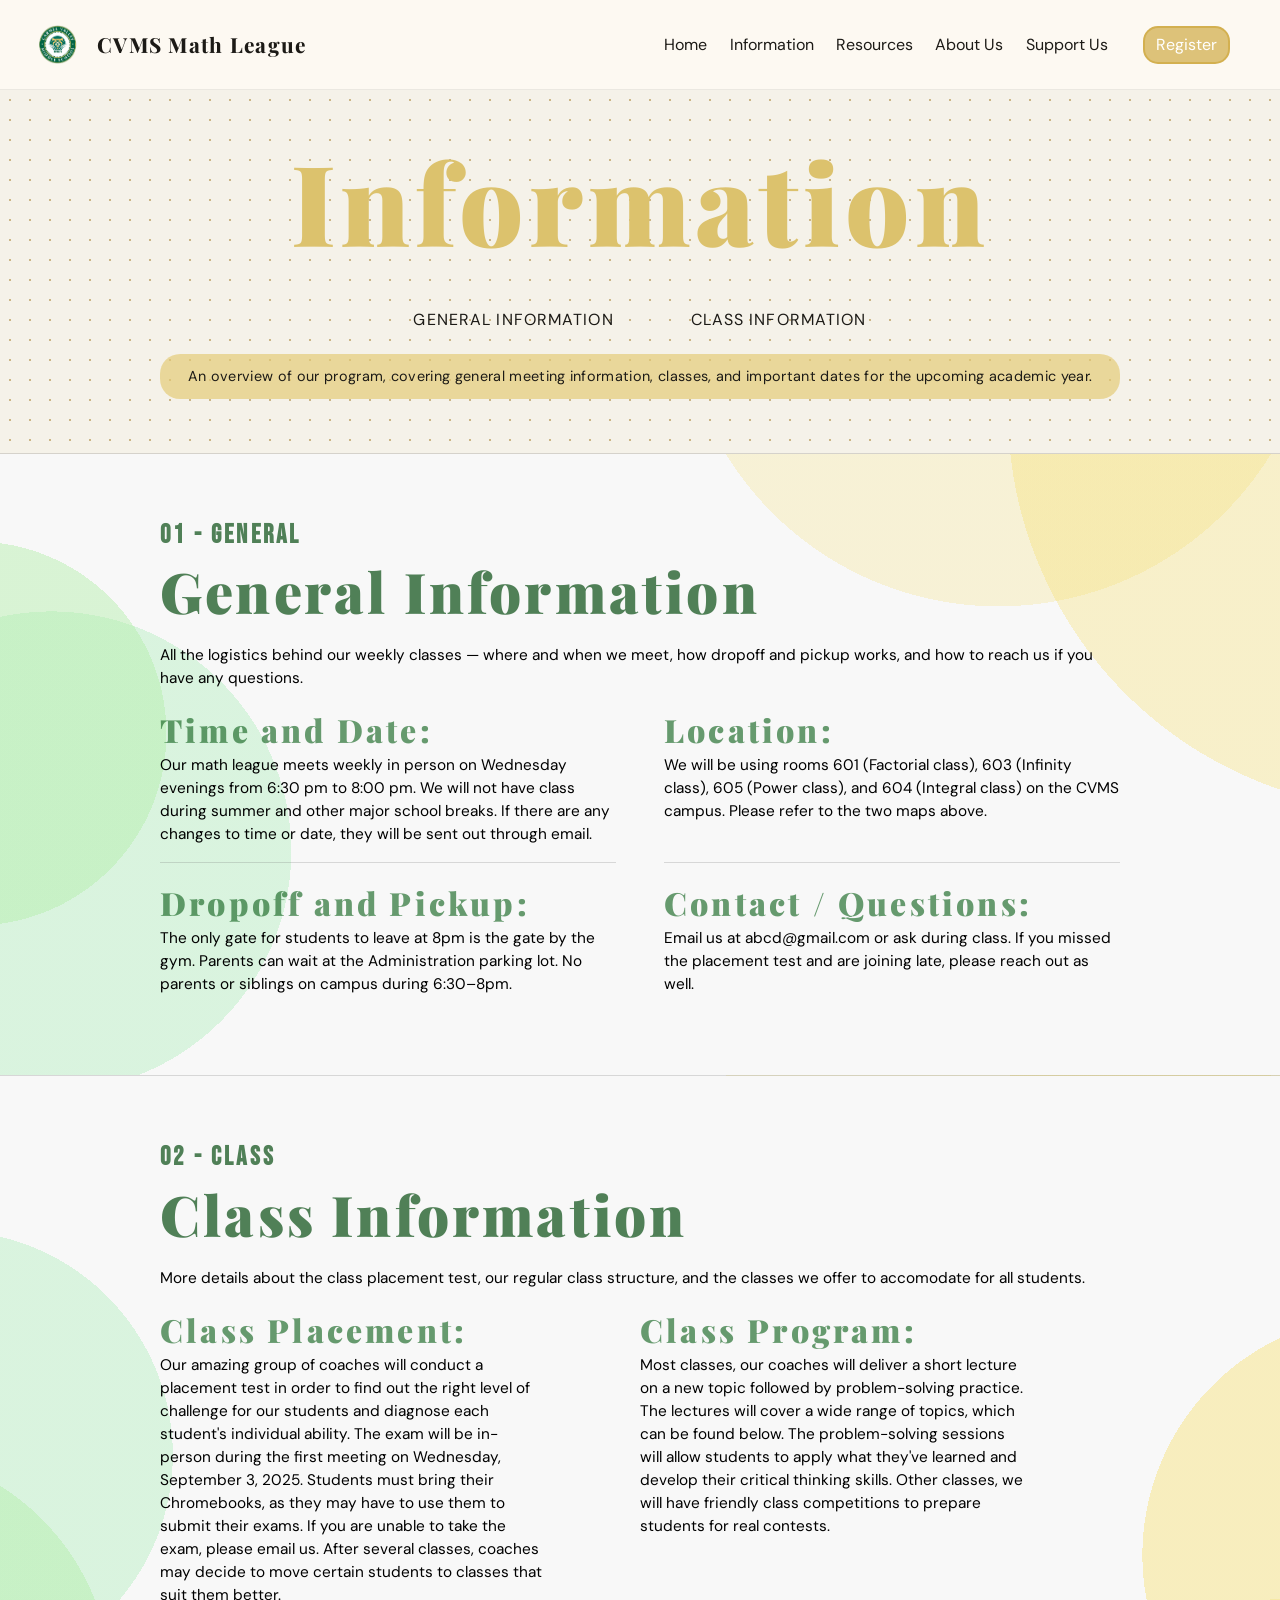
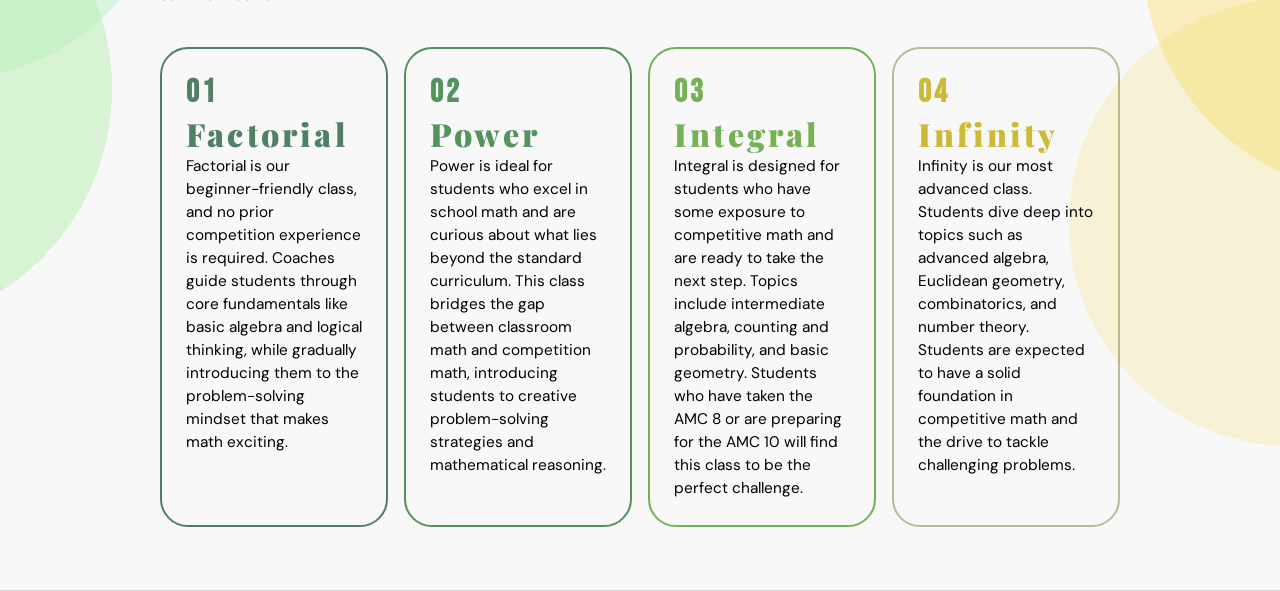
<file: html/info.html>
<!doctype html>
<html lang="en">
  <head>
    <meta charset="UTF-8" />
    <meta name="viewport" content="width=device-width, initial-scale=1.0" />
    <title>CVMS ML</title>
    <link rel="preconnect" href="https://fonts.googleapis.com" />
    <link rel="preconnect" href="https://fonts.gstatic.com" crossorigin />
    <link
      href="https://fonts.googleapis.com/css2?family=Playfair+Display:ital,wght@0,400..900;1,400..900&display=swap"
      rel="stylesheet"
    />
    <link
      href="https://fonts.googleapis.com/css2?family=Bebas+Neue&display=swap"
      rel="stylesheet"
    />
    <link
      href="https://fonts.googleapis.com/css2?family=DM+Sans:wght@300;400;500&family=DM+Serif+Display:ital@0;1&display=swap"
      rel="stylesheet"
    />
    <link
      href="https://fonts.googleapis.com/css2?family=Inter:wght@300;400;600;700&display=swap"
      rel="stylesheet"
    />
    <link rel="stylesheet" href="/css/global.css" />
    <link rel="stylesheet" href="/css/info.css" />
    <link
      rel="stylesheet"
      href="https://use.fontawesome.com/releases/v5.14.0/css/all.css"
    />
  </head>

  <body>
    <div class="container">
      <!--Navbar section -->
      <nav class="navbar">
        <div class="navbar__container">
          <a href="index.html" id="navbar__logo">
            <img src="/images/logo.png" class="navbar__logo-img" />
            <span class="navbar__logo-text">CVMS Math League</span>
          </a>
          <div class="navbar__toggle" id="mobile-menu">
            <span class="bar"></span>
            <span class="bar"></span>
            <span class="bar"></span>
          </div>
          <ul class="navbar__menu">
            <li class="navbar__item">
              <a href="index.html" class="navbar__links">
                Home <span>›</span></a
              >
            </li>
            <li class="navbar__item">
              <a href="info.html" class="navbar__links">
                Information <span>›</span></a
              >
            </li>
            <li class="navbar__item">
              <a href="resources.html" class="navbar__links">
                Resources <span>›</span></a
              >
            </li>
            <li class="navbar__item">
              <a href="about.html" class="navbar__links">
                About Us <span>›</span></a
              >
            </li>
            <li class="navbar__item">
              <a href="support.html" class="navbar__links">
                Support Us<span>›</span>
              </a>
            </li>
            <li class="navbar__button">
              <a href="register.html" class="button"> Register </a>
            </li>
          </ul>
        </div>
      </nav>

      <div class="header">
        <h1>Information</h1>
        <div class="header__links">
          <a href="#general">General Information</a>
          <a href="#classes">Class Information</a>
          <!-- <a href="#dates">Important Dates</a> -->
        </div>
        <div class="subtext">
          An overview of our program, covering general meeting information,
          classes, and important dates for the upcoming academic year.
        </div>
      </div>

      <div class="main">
        <div class="section1" id="general">
          <div class="eyebrow">01 - GENERAL</div>
          <h2>General Information</h2>
          <h4>
            All the logistics behind our weekly classes — where and when we
            meet, how dropoff and pickup works, and how to reach us if you have
            any questions.
          </h4>

          <!-- <div class="section1__images">
            <div class="image__card">
              <iframe
                src="https://www.google.com/maps/embed?pb=!1m18!1m12!1m3!1d1591.2355869974506!2d-117.23184973996851!3d32.94746989499975!2m3!1f0!2f0!3f0!3m2!1i1024!2i768!4f13.1!3m3!1m2!1s0x80dc0628683d3e69%3A0x1271816c8196027!2sCarmel%20Valley%20Middle%20School!5e1!3m2!1sen!2sus!4v1778392759456!5m2!1sen!2sus"
                title="Carmel Valley Middle School location"
                allowfullscreen=""
                loading="lazy"
                referrerpolicy="no-referrer-when-downgrade"
                style="border: none; display: block; width: 100%"
              ></iframe>
              <div class="img__caption">School Location</div>
            </div>
            <div class="image__card">
              <img src="/images/map.jpg" alt="Campus map" id="main__img" />
              <div class="img__caption">Campus Map</div>
            </div>
          </div> -->

          <div class="section1__blocks">
            <div class="block">
              <h3>Time and Date:</h3>
              <p>
                Our math league meets weekly in person on Wednesday evenings
                from 6:30 pm to 8:00 pm. We will not have class during summer
                and other major school breaks. If there are any changes to time
                or date, they will be sent out through email.
              </p>
            </div>
            <div class="block">
              <h3>Location:</h3>
              <p>
                We will be using rooms 601 (Factorial class), 603 (Infinity
                class), 605 (Power class), and 604 (Integral class) on the CVMS
                campus. Please refer to the two maps above.
              </p>
            </div>
            <div class="block">
              <h3>Dropoff and Pickup:</h3>
              <p>
                The only gate for students to leave at 8pm is the gate by the
                gym. Parents can wait at the Administration parking lot. No
                parents or siblings on campus during 6:30–8pm.
              </p>
            </div>
            <div class="block">
              <h3>Contact / Questions:</h3>
              <p>
                Email us at abcd@gmail.com or ask during class. If you missed
                the placement test and are joining late, please reach out as
                well.
              </p>
            </div>
          </div>
        </div>

        <div class="section2" id="classes">
          <div class="eyebrow">02 - CLASS</div>
          <h2>Class Information</h2>
          <h4>
            More details about the class placement test, our regular class
            structure, and the classes we offer to accomodate for all students.
          </h4>
          <div class="section__content2">
            <div class="class__block">
              <h3>Class Placement:</h3>
              <p>
                Our amazing group of coaches will conduct a placement test in
                order to find out the right level of challenge for our students
                and diagnose each student's individual ability. The exam will be
                in-person during the first meeting on Wednesday, September 3,
                2025. Students must bring their Chromebooks, as they may have to
                use them to submit their exams. If you are unable to take the
                exam, please email us. After several classes, coaches may decide
                to move certain students to classes that suit them better.
              </p>
            </div>
            <div class="class__block">
              <h3>Class Program:</h3>
              <p>
                Most classes, our coaches will deliver a short lecture on a new
                topic followed by problem-solving practice. The lectures will
                cover a wide range of topics, which can be found below. The
                problem-solving sessions will allow students to apply what
                they've learned and develop their critical thinking skills.
                Other classes, we will have friendly class competitions to
                prepare students for real contests.
              </p>
            </div>
          </div>

          <div class="classes__grid">
            <div class="class__card">
              <div class="class__number">01</div>
              <div class="class__title">Factorial</div>
              <p>
                Factorial is our beginner-friendly class, and no prior
                competition experience is required. Coaches guide students
                through core fundamentals like basic algebra and logical
                thinking, while gradually introducing them to the
                problem-solving mindset that makes math exciting.
              </p>
            </div>
            <div class="class__card">
              <div class="class__number">02</div>
              <div class="class__title">Power</div>
              <p>
                Power is ideal for students who excel in school math and are
                curious about what lies beyond the standard curriculum. This
                class bridges the gap between classroom math and competition
                math, introducing students to creative problem-solving
                strategies and mathematical reasoning.
              </p>
            </div>
            <div class="class__card">
              <div class="class__number">03</div>
              <div class="class__title">Integral</div>
              <p>
                Integral is designed for students who have some exposure to
                competitive math and are ready to take the next step. Topics
                include intermediate algebra, counting and probability, and
                basic geometry. Students who have taken the AMC 8 or are
                preparing for the AMC 10 will find this class to be the perfect
                challenge.
              </p>
            </div>
            <div class="class__card">
              <div class="class__number">04</div>
              <div class="class__title">Infinity</div>
              <p>
                Infinity is our most advanced class. Students dive deep into
                topics such as advanced algebra, Euclidean geometry,
                combinatorics, and number theory. Students are expected to have
                a solid foundation in competitive math and the drive to tackle
                challenging problems.
              </p>
            </div>
          </div>
        </div>
        <!-- <div class="section3" id="dates">
          <div class="eyebrow">03 - Dates</div>
          <h2>Important Dates</h2>
          <h4>
            All important dates for the 2026-2027 school year, including
            important class and competition dates. Note that dates will
            potentially be added or altered.
          </h4>
          <div class="section__content3">
            <div class="dates">
              <div class="date__title">Class Dates</div>
              <div class="date__item">
                <div class="number">Sep 20, 2026</div>
                <p>First day of class / Entrance test</p>
              </div>
              <div class="date__item">
                <div class="number">May 05, 2027</div>
                <p>Last day of class</p>
              </div>
              <div class="date__item">
                <div class="number">May 07, 2027</div>
                <p>Closing party and ceremony</p>
              </div>
            </div>
            <div class="dates">
              <div class="date__title">Competition Dates</div>
              <div class="date__item">
                <div class="number">Nov 05, 2026</div>
                <p>AMC 10A</p>
              </div>
              <div class="date__item">
                <div class="number">Nov 12, 2026</div>
                <p>AMC 10B</p>
              </div>
              <div class="date__item">
                <div class="number">Jan 25, 2027</div>
                <p>AMC 8</p>
              </div>
              <div class="date__item">
                <div class="number">Mar 07, 2027</div>
                <p>Mathcounts Chapter</p>
              </div>
              <div class="date__item">
                <div class="number">Apr 10, 2027</div>
                <p>Mathcounts State</p>
              </div>
            </div>
          </div>
        </div> -->
      </div>
    </div>
    <script src="/js/home.js"></script>
  </body>
</html>
</file>
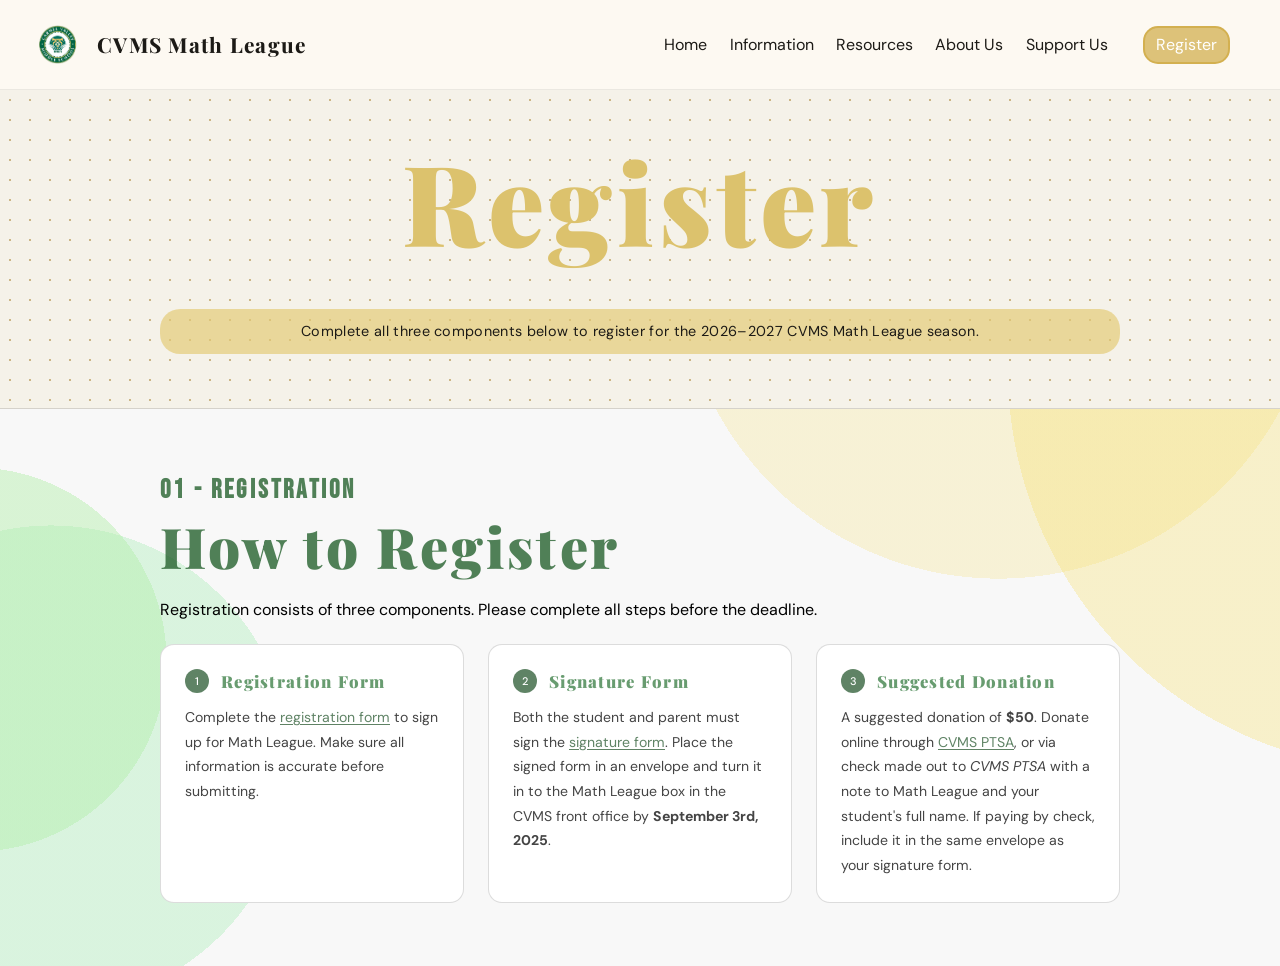
<file: html/register.html>
<!doctype html>
<html lang="en">
<head>
  <meta charset="UTF-8" />
  <meta name="viewport" content="width=device-width, initial-scale=1.0" />
  <title>CVMS ML - Register</title>
  <link rel="preconnect" href="https://fonts.googleapis.com" />
  <link rel="preconnect" href="https://fonts.gstatic.com" crossorigin />
  <link href="https://fonts.googleapis.com/css2?family=Playfair+Display:ital,wght@0,400..900;1,400..900&display=swap" rel="stylesheet" />
  <link href="https://fonts.googleapis.com/css2?family=Bebas+Neue&display=swap" rel="stylesheet" />
  <link href="https://fonts.googleapis.com/css2?family=DM+Sans:wght@300;400;500&family=DM+Serif+Display:ital@0;1&display=swap" rel="stylesheet" />
  <link rel="stylesheet" href="/css/global.css" />
  <link rel="stylesheet" href="/css/register.css" />
  <link rel="stylesheet" href="https://use.fontawesome.com/releases/v5.14.0/css/all.css" />
</head>
<body>
  <div class="container">
    <nav class="navbar">
      <div class="navbar__container">
        <a href="index.html" id="navbar__logo">
          <img src="/images/logo.png" class="navbar__logo-img" />
          <span class="navbar__logo-text">CVMS Math League</span>
        </a>
        <div class="navbar__toggle" id="mobile-menu">
          <span class="bar"></span><span class="bar"></span><span class="bar"></span>
        </div>
        <ul class="navbar__menu">
          <li class="navbar__item"><a href="index.html" class="navbar__links">Home <span>›</span></a></li>
          <li class="navbar__item"><a href="info.html" class="navbar__links">Information <span>›</span></a></li>
          <li class="navbar__item"><a href="resources.html" class="navbar__links">Resources <span>›</span></a></li>
          <li class="navbar__item"><a href="about.html" class="navbar__links">About Us <span>›</span></a></li>
          <li class="navbar__item"><a href="support.html" class="navbar__links">Support Us <span>›</span></a></li>
          <li class="navbar__button"><a href="register.html" class="button">Register</a></li>
        </ul>
      </div>
    </nav>

    <div class="header">
      <h1>Register</h1>
      <div class="subtext">Complete all three components below to register for the 2026–2027 CVMS Math League season.</div>
    </div>

    <div class="main">
      <div class="section1">
        <div class="eyebrow">01 - REGISTRATION</div>
        <h2>How to Register</h2>
        <p class="section__caption">Registration consists of three components. Please complete all steps before the deadline.</p>

        <div class="reg-grid">
          <div class="reg-card">
            <div class="reg-card-header">
              <div class="reg-num">1</div>
              <div class="reg-title">Registration Form</div>
            </div>
            <p class="reg-text">Complete the <a href="https://forms.gle/wAvGyd4NXJDR71Kj9">registration form</a> to sign up for Math League. Make sure all information is accurate before submitting.</p>
          </div>

          <div class="reg-card">
            <div class="reg-card-header">
              <div class="reg-num">2</div>
              <div class="reg-title">Signature Form</div>
            </div>
            <p class="reg-text">Both the student and parent must sign the <a href="https://docs.google.com/document/d/1EpZMSJLxNiI5MztHG0INqNpoTtX5uxf6UK-CwfaM_JQ/edit?usp=sharing">signature form</a>. Place the signed form in an envelope and turn it in to the Math League box in the CVMS front office by <strong>September 3rd, 2025</strong>.</p>
          </div>

          <div class="reg-card">
            <div class="reg-card-header">
              <div class="reg-num">3</div>
              <div class="reg-title">Suggested Donation</div>
            </div>
            <p class="reg-text">A suggested donation of <strong>$50</strong>. Donate online through <a href="https://cvmsptsa.square.site/math">CVMS PTSA</a>, or via check made out to <em>CVMS PTSA</em> with a note to Math League and your student's full name. If paying by check, include it in the same envelope as your signature form.</p>
          </div>
        </div>
      </div>
    </div>
  </div>
  <script src="/js/home.js"></script>
</body>
</html>
</file>
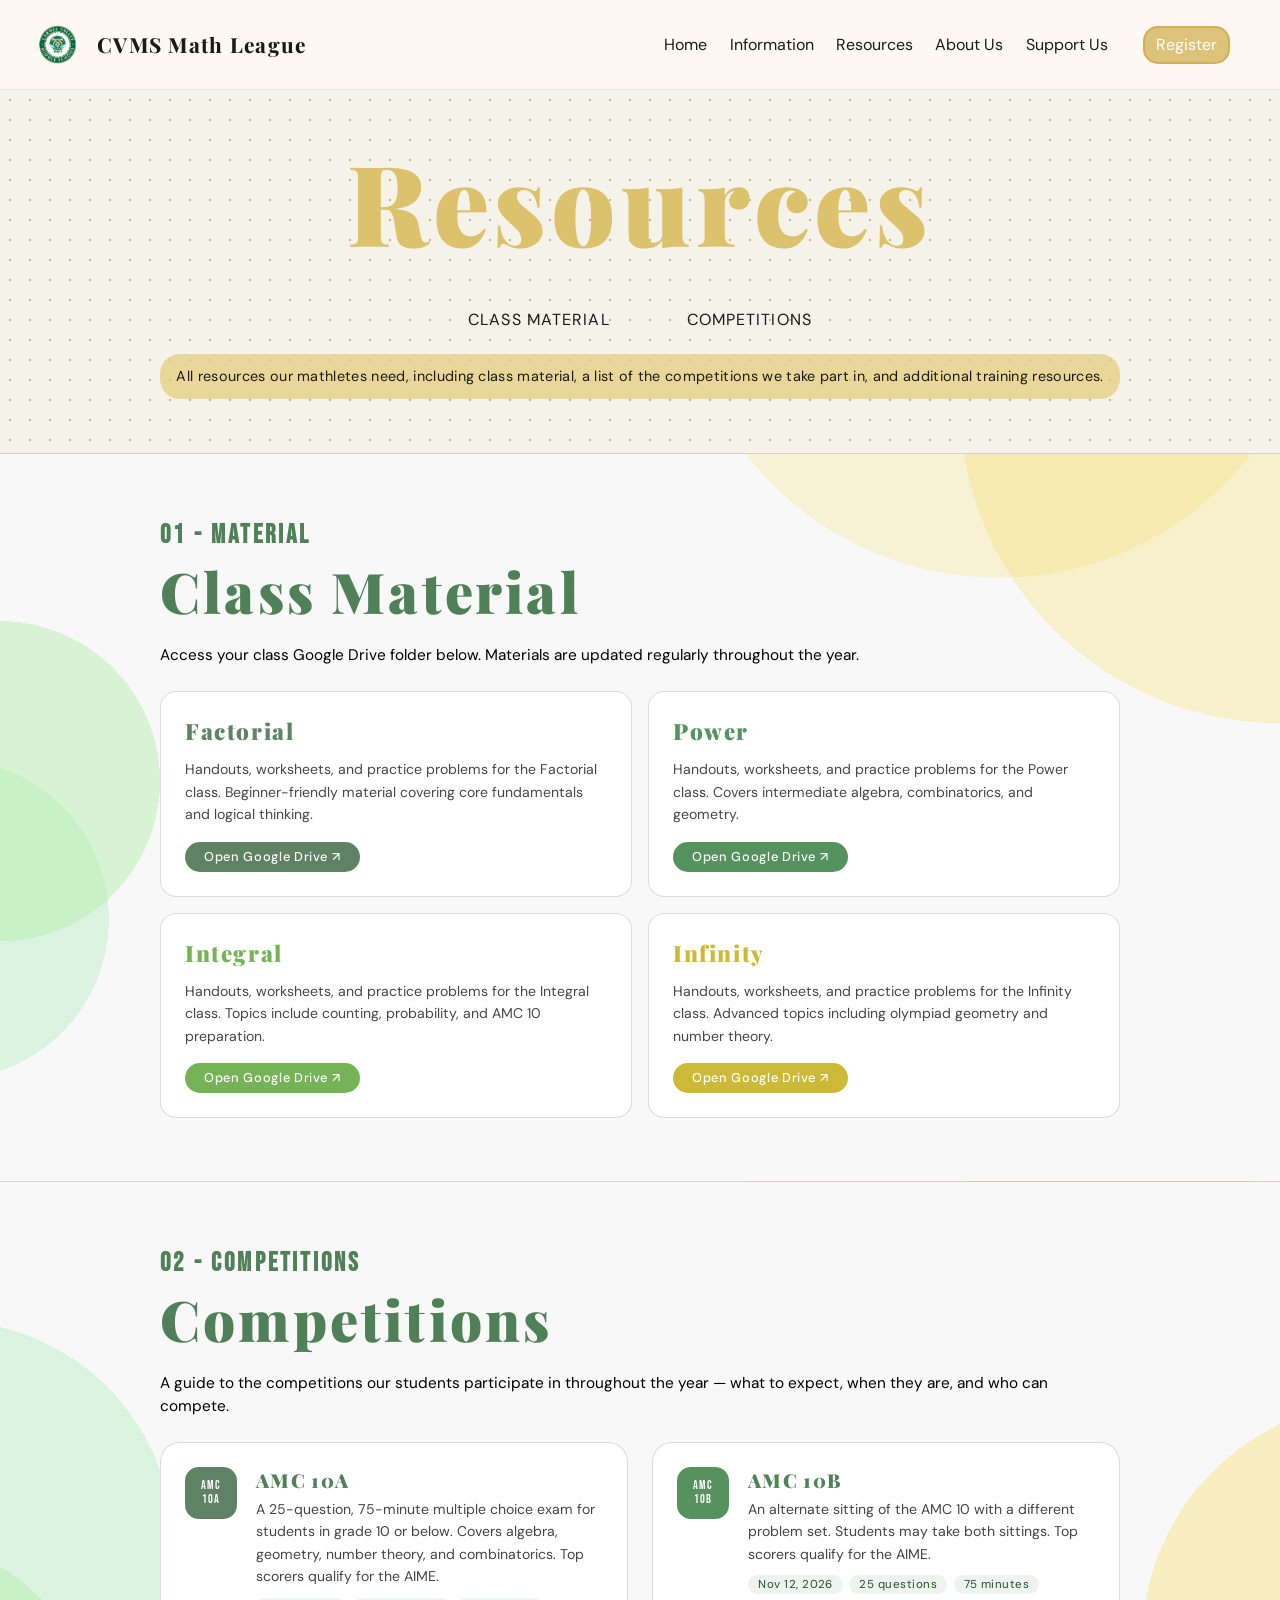
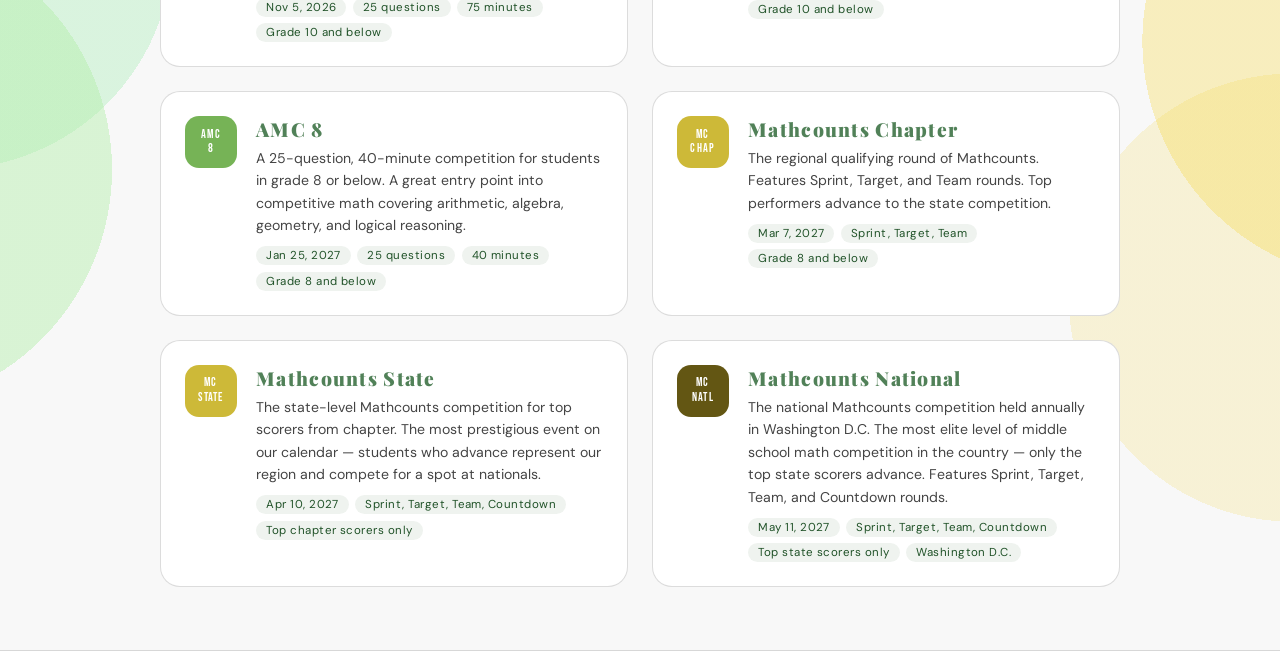
<file: html/resources.html>
<!doctype html>
<html lang="en">
  <head>
    <meta charset="UTF-8" />
    <meta name="viewport" content="width=device-width, initial-scale=1.0" />
    <title>CVMS ML</title>
    <link rel="preconnect" href="https://fonts.googleapis.com" />
    <link rel="preconnect" href="https://fonts.gstatic.com" crossorigin />
    <link
      href="https://fonts.googleapis.com/css2?family=Playfair+Display:ital,wght@0,400..900;1,400..900&display=swap"
      rel="stylesheet"
    />
    <link
      href="https://fonts.googleapis.com/css2?family=Bebas+Neue&display=swap"
      rel="stylesheet"
    />
    <link
      href="https://fonts.googleapis.com/css2?family=DM+Sans:wght@300;400;500&family=DM+Serif+Display:ital@0;1&display=swap"
      rel="stylesheet"
    />
    <link
      href="https://fonts.googleapis.com/css2?family=Inter:wght@300;400;600;700&display=swap"
      rel="stylesheet"
    />
    <link rel="stylesheet" href="/css/global.css" />
    <link rel="stylesheet" href="/css/resources.css" />
    <link
      rel="stylesheet"
      href="https://use.fontawesome.com/releases/v5.14.0/css/all.css"
    />
  </head>

  <body>
    <div class="container">
      <!--Navbar section -->
      <nav class="navbar">
        <div class="navbar__container">
          <a href="index.html" id="navbar__logo">
            <img src="/images/logo.png" class="navbar__logo-img" />
            <span class="navbar__logo-text">CVMS Math League</span>
          </a>
          <div class="navbar__toggle" id="mobile-menu">
            <span class="bar"></span>
            <span class="bar"></span>
            <span class="bar"></span>
          </div>
          <ul class="navbar__menu">
            <li class="navbar__item">
              <a href="index.html" class="navbar__links">
                Home <span>›</span></a
              >
            </li>
            <li class="navbar__item">
              <a href="info.html" class="navbar__links">
                Information <span>›</span></a
              >
            </li>
            <li class="navbar__item">
              <a href="resources.html" class="navbar__links">
                Resources <span>›</span></a
              >
            </li>
            <li class="navbar__item">
              <a href="about.html" class="navbar__links">
                About Us <span>›</span></a
              >
            </li>
            <li class="navbar__item">
              <a href="support.html" class="navbar__links">
                Support Us<span>›</span>
              </a>
            </li>
            <li class="navbar__button">
              <a href="register.html" class="button"> Register </a>
            </li>
          </ul>
        </div>
      </nav>

      <div class="header">
        <h1>Resources</h1>
        <div class="header__links">
          <a href="#material">Class Material</a>
          <a href="#competitions">Competitions</a>
        </div>
        <div class="subtext">
          All resources our mathletes need, including class material, a list of
          the competitions we take part in, and additional training resources.
        </div>
      </div>

      <div class="main">
        <div class="section1" id="material">
          <div class="eyebrow">01 - MATERIAL</div>
          <h2>Class Material</h2>
          <h4>
            Access your class Google Drive folder below. Materials are updated
            regularly throughout the year.
          </h4>

          <div class="material-grid">
            <div class="material-card">
              <div class="material-title material-title--1">Factorial</div>
              <div class="material-desc">
                Handouts, worksheets, and practice problems for the Factorial
                class. Beginner-friendly material covering core fundamentals and
                logical thinking.
              </div>
              <a href="#" class="material-btn material-btn--1"
                >Open Google Drive ↗</a
              >
            </div>
            <div class="material-card">
              <div class="material-title material-title--2">Power</div>
              <div class="material-desc">
                Handouts, worksheets, and practice problems for the Power class.
                Covers intermediate algebra, combinatorics, and geometry.
              </div>
              <a href="#" class="material-btn material-btn--2"
                >Open Google Drive ↗</a
              >
            </div>
            <div class="material-card">
              <div class="material-title material-title--3">Integral</div>
              <div class="material-desc">
                Handouts, worksheets, and practice problems for the Integral
                class. Topics include counting, probability, and AMC 10
                preparation.
              </div>
              <a href="#" class="material-btn material-btn--3"
                >Open Google Drive ↗</a
              >
            </div>
            <div class="material-card">
              <div class="material-title material-title--4">Infinity</div>
              <div class="material-desc">
                Handouts, worksheets, and practice problems for the Infinity
                class. Advanced topics including olympiad geometry and number
                theory.
              </div>
              <a href="#" class="material-btn material-btn--4"
                >Open Google Drive ↗</a
              >
            </div>
          </div>
        </div>
        <div class="section2" id="competitions">
          <div class="eyebrow">02 - COMPETITIONS</div>
          <h2>Competitions</h2>

          <h4>
            A guide to the competitions our students participate in throughout
            the year — what to expect, when they are, and who can compete.
          </h4>

          <div class="competitions-grid">
            <div class="competition-card">
              <div class="comp-badge" style="background: #205228b7">
                AMC<br />10A
              </div>
              <div>
                <div class="comp-name">AMC 10A</div>
                <div class="comp-desc">
                  A 25-question, 75-minute multiple choice exam for students in
                  grade 10 or below. Covers algebra, geometry, number theory,
                  and combinatorics. Top scorers qualify for the AIME.
                </div>
                <div class="comp-pills">
                  <span class="comp-pill">Nov 5, 2026</span>
                  <span class="comp-pill">25 questions</span>
                  <span class="comp-pill">75 minutes</span>
                  <span class="comp-pill">Grade 10 and below</span>
                </div>
              </div>
            </div>
            <div class="competition-card">
              <div class="comp-badge" style="background: #1f702bc1">
                AMC<br />10B
              </div>
              <div>
                <div class="comp-name">AMC 10B</div>
                <div class="comp-desc">
                  An alternate sitting of the AMC 10 with a different problem
                  set. Students may take both sittings. Top scorers qualify for
                  the AIME.
                </div>
                <div class="comp-pills">
                  <span class="comp-pill">Nov 12, 2026</span>
                  <span class="comp-pill">25 questions</span>
                  <span class="comp-pill">75 minutes</span>
                  <span class="comp-pill">Grade 10 and below</span>
                </div>
              </div>
            </div>
            <div class="competition-card">
              <div class="comp-badge" style="background: #4b9b20c1">
                AMC<br />8
              </div>
              <div>
                <div class="comp-name">AMC 8</div>
                <div class="comp-desc">
                  A 25-question, 40-minute competition for students in grade 8
                  or below. A great entry point into competitive math covering
                  arithmetic, algebra, geometry, and logical reasoning.
                </div>
                <div class="comp-pills">
                  <span class="comp-pill">Jan 25, 2027</span>
                  <span class="comp-pill">25 questions</span>
                  <span class="comp-pill">40 minutes</span>
                  <span class="comp-pill">Grade 8 and below</span>
                </div>
              </div>
            </div>
            <div class="competition-card">
              <div class="comp-badge" style="background: #cdb938">
                MC<br />CHAP
              </div>
              <div>
                <div class="comp-name">Mathcounts Chapter</div>
                <div class="comp-desc">
                  The regional qualifying round of Mathcounts. Features Sprint,
                  Target, and Team rounds. Top performers advance to the state
                  competition.
                </div>
                <div class="comp-pills">
                  <span class="comp-pill">Mar 7, 2027</span>
                  <span class="comp-pill">Sprint, Target, Team</span>
                  <span class="comp-pill">Grade 8 and below</span>
                </div>
              </div>
            </div>
            <div class="competition-card">
              <div class="comp-badge" style="background: #cdb938">
                MC<br />STATE
              </div>
              <div>
                <div class="comp-name">Mathcounts State</div>
                <div class="comp-desc">
                  The state-level Mathcounts competition for top scorers from
                  chapter. The most prestigious event on our calendar — students
                  who advance represent our region and compete for a spot at
                  nationals.
                </div>
                <div class="comp-pills">
                  <span class="comp-pill">Apr 10, 2027</span>
                  <span class="comp-pill">Sprint, Target, Team, Countdown</span>
                  <span class="comp-pill">Top chapter scorers only</span>
                </div>
              </div>
            </div>
            <div class="competition-card">
              <div class="comp-badge" style="background: #635613">
                MC<br />NATL
              </div>
              <div>
                <div class="comp-name">Mathcounts National</div>
                <div class="comp-desc">
                  The national Mathcounts competition held annually in
                  Washington D.C. The most elite level of middle school math
                  competition in the country — only the top state scorers
                  advance. Features Sprint, Target, Team, and Countdown rounds.
                </div>
                <div class="comp-pills">
                  <span class="comp-pill">May 11, 2027</span>
                  <span class="comp-pill">Sprint, Target, Team, Countdown</span>
                  <span class="comp-pill">Top state scorers only</span>
                  <span class="comp-pill">Washington D.C.</span>
                </div>
              </div>
            </div>
          </div>
        </div>
        <!-- <div class="section3" id="study">
        <div class="eyebrow">03 - STUDY RESOURCES</div>
        <h2>Study Resources</h2>
        <h4>
          Recommended external resources to supplement your training. These
          are the tools our coaches use and trust.
        </h4>
        <div class="resource-category">
          <div class="resource-category-title">Learning Resources</div>
          <div class="resource-list">

            <a href="https://artofproblemsolving.com" target="_blank" class="resource-item">
              <img src="https://www.google.com/s2/favicons?domain=artofproblemsolving.com&sz=32" class="resource-icon"
                alt="AoPS" />
              <div class="resource-item-name">Art of Problem Solving</div>
              <div class="resource-item-desc">
                The gold standard for competition math. Thousands of problems,
                full solutions, and a strong community forum.
              </div>
              <div class="resource-item-link">artofproblemsolving.com ↗</div>
            </a>
            <a href="https://khanacademy.org/math" target="_blank" class="resource-item">
              <img src="https://www.google.com/s2/favicons?domain=khanacademy.org&sz=32" class="resource-icon"
                alt="Khan Academy" />
              <div class="resource-item-name">Khan Academy</div>
              <div class="resource-item-desc">
                Free video lessons covering all core math topics. Useful for
                filling gaps in foundational knowledge.
              </div>
              <div class="resource-item-link">khanacademy.org ↗</div>
              <a href="https://mathcounts.org/resources" target="_blank" class="resource-item">
                <img src="https://www.google.com/s2/favicons?domain=mathcounts.org&sz=32" class="resource-icon"
                  alt="Mathcounts" />
                <div class="resource-item-name">Mathcounts Resources</div>
                <div class="resource-item-desc">
                  Official Mathcounts practice problems, school handbooks, and
                  competition archives.
                </div>
                <div class="resource-item-link">mathcounts.org ↗</div>
              </a>
          </div>
        </div>

        <div class="resource-category">
          <div class="resource-category-title">Problem Practice</div>
          <div class="resource-list resource-list--two">
            <a href="https://artofproblemsolving.com/alcumus" target="_blank" class="resource-item">
              <img src="https://www.google.com/s2/favicons?domain=artofproblemsolving.com&sz=32" class="resource-icon"
                alt="Alcumus" />
              <div class="resource-item-name">Alcumus</div>
              <div class="resource-item-desc">
                AoPS's free adaptive learning system. Tracks your progress and
                adjusts difficulty as you improve.
              </div>
              <div class="resource-item-link">
                artofproblemsolving.com/alcumus ↗
              </div>
            </a>

            <a href="https://mathdash.com" target="_blank" class="resource-item">
              <img src="https://www.google.com/s2/favicons?domain=mathdash.com&sz=32" class="resource-icon"
                alt="MathDash" />
              <div class="resource-item-name">MathDash</div>
              <div class="resource-item-desc">
                Fast-paced competitive math practice. Great for building speed
                and accuracy on AMC-style problems.
              </div>
              <div class="resource-item-link">mathdash.com ↗</div>
            </a>
            <a href="https://artofproblemsolving.com/wiki/index.php/AMC_Problems_and_Solutions" target="_blank"
              class="resource-item">
              <img src="https://www.google.com/s2/favicons?domain=artofproblemsolving.com&sz=32" class="resource-icon"
                alt="AoPS" />
              <div class="resource-item-name">Past AMC Problems</div>
              <div class="resource-item-desc">
                Full archive of past AMC 8, 10, and 12 problems with solutions
                going back decades.
              </div>
              <div class="resource-item-link">artofproblemsolving.com ↗</div>
            </a> -->
        <!-- </div>
        </div>
      </div> -->
      </div>
    </div>
    <script src="/js/home.js"></script>
  </body>
</html>
</file>
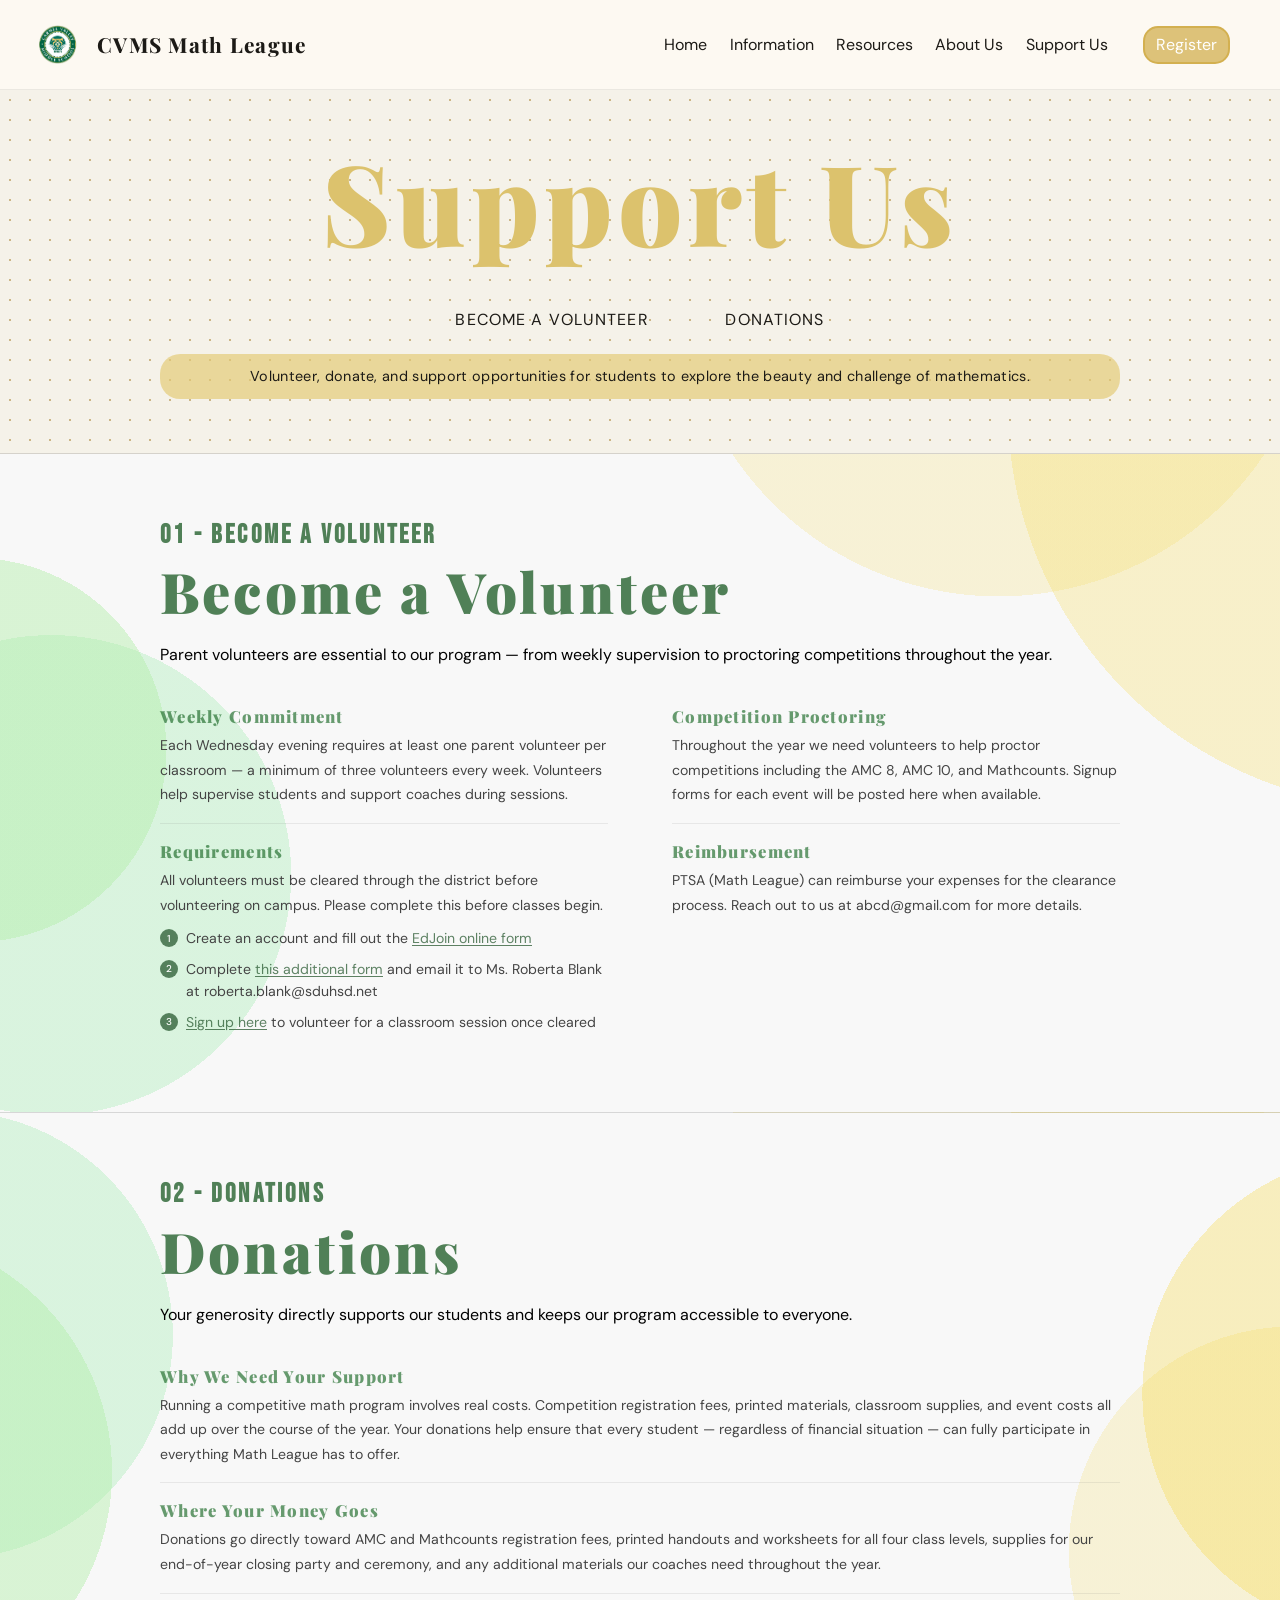
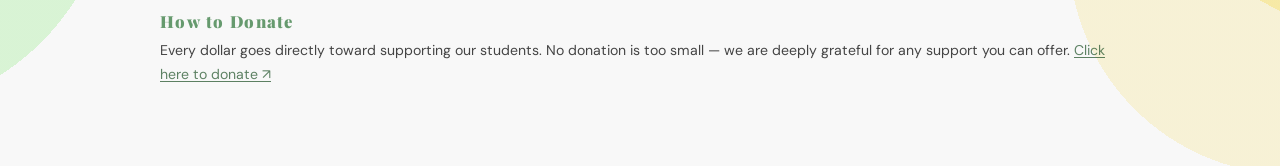
<file: html/support.html>
<!doctype html>
<html lang="en">
  <head>
    <meta charset="UTF-8" />
    <meta name="viewport" content="width=device-width, initial-scale=1.0" />
    <title>CVMS ML</title>
    <link rel="preconnect" href="https://fonts.googleapis.com" />
    <link rel="preconnect" href="https://fonts.gstatic.com" crossorigin />
    <link
      href="https://fonts.googleapis.com/css2?family=Playfair+Display:ital,wght@0,400..900;1,400..900&display=swap"
      rel="stylesheet"
    />
    <link
      href="https://fonts.googleapis.com/css2?family=Bebas+Neue&display=swap"
      rel="stylesheet"
    />
    <link
      href="https://fonts.googleapis.com/css2?family=DM+Sans:wght@300;400;500&family=DM+Serif+Display:ital@0;1&display=swap"
      rel="stylesheet"
    />
    <link
      href="https://fonts.googleapis.com/css2?family=Inter:wght@300;400;600;700&display=swap"
      rel="stylesheet"
    />
    <link rel="stylesheet" href="/css/global.css" />
    <link rel="stylesheet" href="/css/support.css" />
    <link
      rel="stylesheet"
      href="https://use.fontawesome.com/releases/v5.14.0/css/all.css"
    />
  </head>

  <body>
    <div class="container">
      <!--Navbar section -->
      <nav class="navbar">
        <div class="navbar__container">
          <a href="index.html" id="navbar__logo">
            <img src="/images/logo.png" class="navbar__logo-img" />
            <span class="navbar__logo-text">CVMS Math League</span>
          </a>
          <div class="navbar__toggle" id="mobile-menu">
            <span class="bar"></span>
            <span class="bar"></span>
            <span class="bar"></span>
          </div>
          <ul class="navbar__menu">
            <li class="navbar__item">
              <a href="index.html" class="navbar__links">
                Home <span>›</span></a
              >
            </li>
            <li class="navbar__item">
              <a href="info.html" class="navbar__links">
                Information <span>›</span></a
              >
            </li>
            <li class="navbar__item">
              <a href="resources.html" class="navbar__links">
                Resources <span>›</span></a
              >
            </li>
            <li class="navbar__item">
              <a href="about.html" class="navbar__links">
                About Us <span>›</span></a
              >
            </li>
            <li class="navbar__item">
              <a href="support.html" class="navbar__links">
                Support Us<span>›</span>
              </a>
            </li>
            <li class="navbar__button">
              <a href="register.html" class="button"> Register </a>
            </li>
          </ul>
        </div>
      </nav>

      <div class="header">
        <h1>Support Us</h1>
        <div class="header__links">
          <a href="#volunteers">Become a Volunteer</a>
          <a href="#donations">Donations</a>
        </div>
        <div class="subtext">
          Volunteer, donate, and support opportunities for students to explore
          the beauty and challenge of mathematics.
        </div>
      </div>

      <div class="main">
        <div class="section1" id="volunteers">
          <div class="eyebrow">01 - BECOME A VOLUNTEER</div>
          <h2>Become a Volunteer</h2>
          <p class="section__caption">
            Parent volunteers are essential to our program — from weekly
            supervision to proctoring competitions throughout the year.
          </p>

          <div class="volunteer-blocks">
            <div class="volunteer-block">
              <div class="volunteer-block-title">Weekly Commitment</div>
              <p class="volunteer-block-text">
                Each Wednesday evening requires at least one parent volunteer
                per classroom — a minimum of three volunteers every week.
                Volunteers help supervise students and support coaches during
                sessions.
              </p>
            </div>

            <div class="volunteer-block">
              <div class="volunteer-block-title">Competition Proctoring</div>
              <p class="volunteer-block-text">
                Throughout the year we need volunteers to help proctor
                competitions including the AMC 8, AMC 10, and Mathcounts. Signup
                forms for each event will be posted here when available.
              </p>
            </div>

            <div class="volunteer-block">
              <div class="volunteer-block-title">Requirements</div>
              <p class="volunteer-block-text">
                All volunteers must be cleared through the district before
                volunteering on campus. Please complete this before classes
                begin.
              </p>
              <div class="volunteer-steps">
                <div class="volunteer-step">
                  <div class="step-num">1</div>
                  <div class="step-text">
                    Create an account and fill out the
                    <a
                      href="https://www.edjoin.org/Home/DistrictJobPosting/1712657"
                      >EdJoin online form</a
                    >
                  </div>
                </div>
                <div class="volunteer-step">
                  <div class="step-num">2</div>
                  <div class="step-text">
                    Complete
                    <a
                      href="https://drive.google.com/file/d/1f2ATCqt_tJ1qGp3NBokAkBSF8d7L0GGn/view?usp=drive_link"
                      >this additional form</a
                    >
                    and email it to Ms. Roberta Blank at
                    roberta.blank@sduhsd.net
                  </div>
                </div>
                <div class="volunteer-step">
                  <div class="step-num">3</div>
                  <div class="step-text">
                    <a href="#">Sign up here</a> to volunteer for a classroom
                    session once cleared
                  </div>
                </div>
              </div>
            </div>

            <div class="volunteer-block">
              <div class="volunteer-block-title">Reimbursement</div>
              <p class="volunteer-block-text">
                PTSA (Math League) can reimburse your expenses for the clearance
                process. Reach out to us at abcd@gmail.com for more details.
              </p>
            </div>
          </div>
        </div>
        <div class="section2" id="donations">
          <div class="eyebrow">02 - DONATIONS</div>
          <h2>Donations</h2>
          <p class="section__caption">
            Your generosity directly supports our students and keeps our program
            accessible to everyone.
          </p>

          <div class="donation-blocks">
            <div class="volunteer-block">
              <div class="volunteer-block-title">Why We Need Your Support</div>
              <p class="volunteer-block-text">
                Running a competitive math program involves real costs.
                Competition registration fees, printed materials, classroom
                supplies, and event costs all add up over the course of the
                year. Your donations help ensure that every student — regardless
                of financial situation — can fully participate in everything
                Math League has to offer.
              </p>
            </div>
            <div class="volunteer-block">
              <div class="volunteer-block-title">Where Your Money Goes</div>
              <p class="volunteer-block-text">
                Donations go directly toward AMC and Mathcounts registration
                fees, printed handouts and worksheets for all four class levels,
                supplies for our end-of-year closing party and ceremony, and any
                additional materials our coaches need throughout the year.
              </p>
            </div>
            <div class="volunteer-block" style="border-bottom: none">
              <div class="volunteer-block-title">How to Donate</div>
              <p class="volunteer-block-text">
                Every dollar goes directly toward supporting our students. No
                donation is too small — we are deeply grateful for any support
                you can offer.
                <a href="https://donate.example.com" target="_blank"
                  >Click here to donate ↗</a
                >
              </p>
            </div>
          </div>
        </div>
      </div>
    </div>
    <script src="/js/home.js"></script>
  </body>
</html>
</file>
<file: global.css>
* {
    box-sizing: border-box;
    margin: 0;
    padding: 0;
    font-family: 'DM Sans', sans-serif;
}

html {
    scroll-behavior: smooth;
    background-color: #faf8f3;
}

body {
    margin: 0;
    padding: 0;
    background-color: #faf8f3;
    min-height: 100%;
}

.navbar {
    background-color: #fdf9f2;
    height: 64px;
    display: flex;
    justify-content: space-between;
    align-items: center;
    font-size: 1.1rem;
    position: relative;
    z-index: 999;
    line-height: 1;
}

.navbar__container {
    border-bottom: 1px solid rgba(31, 30, 30, 0.08);
    display: flex;
    justify-content: space-between;
    align-items: center;
    height: 100%;
    width: 100%;
    z-index: 999;
}

#navbar__logo {
    padding-left: 2vw;
    display: flex;
    align-items: center;
    text-decoration: none;
}

.navbar__logo-text {
    font-family: 'Playfair Display', sans-serif;
    font-weight: 750;
    font-size: 1.7rem;
    letter-spacing: 0.1vw;
    color: #1c1a16;
    cursor: pointer;
    padding: 0.1em 0.05em;
}

.navbar__logo-img {
    display: block;
    width: 6vw;
    height: 6vw;
    max-width: 100px;
    max-height: 100px;
    object-fit: contain;
    cursor: pointer;
}

.navbar__menu {
    display: flex;
    align-items: center;
    list-style: none;
    padding-right: 2vw;
}

.navbar__links {
    color: #1c1a16;
    display: flex;
    align-items: center;
    justify-content: center;
    text-decoration: none;
    padding: 0 0.85rem;
}

.navbar__button {
    display: flex;
    justify-content: center;
    align-items: center;
    padding: 0 1.5rem;
}

.button {
    display: flex;
    justify-content: center;
    align-items: center;
    text-decoration: none;
    padding: 1vh 1.5vw;
    border: none;
    border-radius: 15px;
    background: #cda63ba9;
    color: white;
    border: 2px solid #cda63ba9;
}

.button:hover {
    background: white;
    color: #bfaa72;
    border: 2px solid #bfaa72;
    transition: all 0.3s ease;
}

.navbar__links:hover {
    color: #c7af6e;
    transition: all 0.35s ease-out;
}

.eyebrow {
    font-family: 'Bebas Neue', sans-serif;
    font-size: clamp(1.2rem, 2vw, 1.9rem);
    font-weight: 900;
    letter-spacing: 0.2rem;
    line-height: 1.5;
    color: #195923c1;
}

h2 {
    font-family: 'Playfair Display', sans-serif;
    font-size: clamp(2.5rem, 10vw, 3.5rem);
    font-weight: 900;
    letter-spacing: 0.2rem;
    line-height: 1.3;
    text-align: left;
    color: #195923c1;
    margin-bottom: 1rem;
}

h3 {
    font-family: 'Playfair Display', sans-serif;
    font-size: clamp(1rem, 10vw, 1.5rem);
    font-weight: 900;
    letter-spacing: 0.1rem;
    line-height: 1.5;
    text-align: left;
    color: #1b6927a9;
}

h4 {
    font-size: clamp(0.85rem, 1.2vw, 1rem);
    font-weight: 400;
    line-height: 1.5;
    text-align: left;
}

p {
    font-size: clamp(0.85rem, 1.2vw, 1rem);
    line-height: 1.5;
    text-align: left;
}

/* ── 1400px ── */
@media screen and (max-width: 1400px) {
    #navbar__logo {
        padding-left: 1.5vw;
    }

    .navbar__links {
        padding: 0 0.7rem;
        font-size: 1rem;
    }

    .navbar__logo-text {
        font-size: 1.3rem;
    }

    .button {
        padding: 1vh 0.7rem;
        font-size: 1rem;
    }
}

/* ── Mobile navbar — minimal style ── */
@media screen and (max-width: 1000px) {
    .navbar {
        height: 64px;
        z-index: 1000;
        position: sticky;
        top: 0;
    }

    .navbar__menu {
        background-color: #fdf9f2;
        position: absolute;
        top: 64px;
        left: 0;
        right: 0;
        width: 100%;
        flex-direction: column;
        align-items: stretch;
        opacity: 0;
        pointer-events: none;
        transform: translateY(-8px);
        transition: opacity 0.3s ease, transform 0.3s ease;
        z-index: 999;
        padding: 6px 20px 20px;
    }

    .navbar__menu.active {
        opacity: 1;
        pointer-events: auto;
        transform: translateY(0);
        border-bottom: 0.5px solid rgba(31, 30, 30, 0.08);
        box-shadow: 0 8px 24px rgba(0, 0, 0, 0.06);
    }

    .navbar__toggle .bar {
        display: block;
        width: 25px;
        height: 3px;
        background: #1c1a16;
        cursor: pointer;
        transition: all 0.3s ease-in-out;
        border-radius: 2px;
    }

    .navbar__toggle {
        display: flex;
        flex-direction: column;
        justify-content: center;
        align-items: center;
        gap: 5px;
    }

    .navbar__item {
        width: 100%;
    }

    .navbar__links {
        font-size: 0.9rem;
        font-weight: 400;
        padding: 13px 0;
        width: 100%;
        justify-content: flex-start;
        border-radius: 0;
        border-bottom: 0.5px solid rgba(0, 0, 0, 0.06);
        background-color: transparent;
        margin: 0;
    }

    .navbar__item:last-of-type .navbar__links {
        border-bottom: none;
    }

    .navbar__links:hover {
        color: #9c7c13;
        transition: 0.2s all;
    }

    .navbar__logo-img {
        height: 44px;
        width: 44px;
        max-height: unset;
        max-width: unset;
    }

    .navbar__logo-text {
        font-size: 1.3rem;
    }

    .navbar__button {
        width: 100%;
        padding: 0;
        margin-top: 16px;
    }

    .button {
        background: #bfaa72;
        border: 2px solid #bfaa72;
        color: white;
        border-radius: 12px;
        padding: 0.75rem;
        font-size: 0.9rem;
        font-weight: 500;
        width: 100%;
        letter-spacing: 0.03rem;
        text-align: center;
    }

    .button:hover {
        background: white;
        color: #bfaa72;
    }

    #mobile-menu {
        order: 1;
        margin-left: auto;
        margin-right: 16px;
        padding: 8px;
        cursor: pointer;
    }

    #mobile-menu.is-active .bar:nth-child(2) {
        opacity: 0;
    }

    #mobile-menu.is-active .bar:nth-child(1) {
        transform: translateY(7px) rotate(45deg);
    }

    #mobile-menu.is-active .bar:nth-child(3) {
        transform: translateY(-7px) rotate(-45deg);
    }
}

/* ── Header ── */
.header {
    height: auto;
    padding: 4vh 0;
    background-color: #f5f2e9;
    display: flex;
    flex-direction: column;
    justify-content: center;
    align-items: center;
    gap: 1.5rem;
    padding-top: 3vh;
    background-image: radial-gradient(circle, rgba(180, 150, 80, 0.651) 1px, transparent 1px);
    background-size: 20px 20px;
    border-bottom: 0.5px solid rgba(109, 109, 109, 0.241);
}

.subtext {
    width: 75vw;
    background-color: rgba(229, 203, 117, 0.671);
    height: auto;
    min-height: 5vh;
    font-size: clamp(0.6rem, 1.5vw, 0.9rem);
    line-height: 1.5;
    text-align: center;
    align-content: center;
    color: #1c1a16;
    letter-spacing: 0.02rem;
    border-radius: 20px;
    margin-bottom: 2vh;
    padding: 8px 16px;
}

h1 {
    font-family: 'Playfair Display', sans-serif;
    font-size: clamp(4rem, 10vw, 7rem);
    font-weight: 900;
    letter-spacing: 0.3rem;
    line-height: 1.5;
    text-align: center;
    color: rgb(220, 194, 109);
}

.header__links {
    display: flex;
    justify-content: center;
    align-items: center;
    gap: 6vw;
    flex-wrap: wrap;
}

.header__links a {
    font-size: clamp(0.85rem, 1.5vw, 1rem);
    text-decoration: none;
    color: #1c1a16;
    text-transform: uppercase;
    letter-spacing: 0.07rem;
}

.header__links a:hover {
    color: #9c7c13;
    transition: all 0.35s ease-out;
}

/* ── Mobile header ── */
@media screen and (max-width: 880px) {
    .header {
        padding: 4vh 6vw;
        gap: 1rem;
    }

    h1 {
        font-size: clamp(3rem, 12vw, 5rem);
    }

    h2 {
        font-size: clamp(2rem, 8vw, 2.5rem);
    }

    h4 {
        max-width: 100vw;
    }

    .header__links {
        gap: 4vw;
    }

    .header__links a {
        font-size: clamp(0.75rem, 3vw, 0.9rem);
    }

    .subtext {
        width: 90vw;
        padding: 10px 16px;
        font-size: clamp(0.5rem, 3vw, 0.8rem);
    }
}
</file>
<file: docs.css>
/* ==========================================================================
   Shared "handbook" scaffold for every page except the homepage.
   Scoped under body.math-page so it overrides global.css's shared
   navbar/header rules only on the pages that opt in, without touching
   global.css itself. Page-specific component styles (coach roster,
   timeline, competition list, etc.) live in each page's own stylesheet
   and build on the classes defined here.
   ========================================================================== */

body.math-page {
    background-color: #fbfaf7;
    color: #22262e;
    font-family: 'Lora', Georgia, 'Times New Roman', serif;
}

body.math-page html,
body.math-page {
    scroll-behavior: smooth;
}

/* ── Navbar override ── */
body.math-page .navbar {
    background-color: #fdfcfa;
    border-bottom: none;
}

body.math-page .navbar__container {
    border-bottom: 2px solid #1c4b3a;
}

body.math-page .navbar__logo-text {
    font-family: 'Lora', Georgia, serif;
    font-weight: 600;
    color: #1c4b3a;
    letter-spacing: 0.02em;
}

body.math-page .navbar__links {
    font-family: 'IBM Plex Mono', monospace;
    font-size: 0.82rem;
    text-transform: uppercase;
    letter-spacing: 0.06em;
    color: #3a3f47;
}

body.math-page .navbar__links:hover {
    color: #1c4b3a;
    text-decoration: underline;
    text-underline-offset: 4px;
}

body.math-page .button {
    background: #ffffff;
    color: #1c4b3a;
    border: 1.5px solid #1c4b3a;
    border-radius: 3px;
    font-family: 'IBM Plex Mono', monospace;
    font-size: 0.8rem;
    text-transform: uppercase;
    letter-spacing: 0.06em;
}

body.math-page .button:hover {
    background: #1c4b3a;
    color: #ffffff;
    border: 1.5px solid #1c4b3a;
}

@media screen and (max-width: 1000px) {
    body.math-page .navbar__menu {
        background-color: #fdfcfa;
    }

    body.math-page .navbar__links {
        border-bottom: 0.5px solid rgba(28, 75, 58, 0.18);
    }

    body.math-page .button {
        border-radius: 3px;
    }
}

/* ── Document header ── */
body.math-page .header,
body.math-page .doc-header {
    background-color: #fbfaf7;
    background-image: none;
    border-bottom: 1px solid #d8d4c8;
    border-top: 4px solid #1c4b3a;
    padding: 5vh 6vw 4vh;
    display: flex;
    flex-direction: column;
    align-items: center;
    text-align: center;
    gap: 0.75rem;
}

body.math-page .doc-header__kicker {
    width: 100%;
    font-family: 'IBM Plex Mono', monospace;
    font-size: 0.78rem;
    text-transform: uppercase;
    letter-spacing: 0.14em;
    color: #96751c;
}

body.math-page h1 {
    width: 100%;
    font-family: 'Lora', Georgia, serif;
    font-weight: 700;
    font-size: clamp(2.4rem, 6vw, 3.4rem);
    letter-spacing: 0;
    color: #1c4b3a;
    text-transform: none;
}

body.math-page .doc-header__desc {
    width: 100%;
    max-width: 46rem;
    font-size: clamp(0.9rem, 1.2vw, 1rem);
    line-height: 1.65;
    color: #4a4f57;
    font-style: italic;
}

/* ── Two-column document layout ── */
body.math-page .doc-layout {
    display: grid;
    grid-template-columns: 260px minmax(0, 1fr);
    gap: 0;
    align-items: start;
    max-width: 1200px;
    margin: 0 auto;
}

/* ── Table of contents sidebar ── */
body.math-page .toc {
    position: sticky;
    top: 0;
    align-self: start;
    height: 100vh;
    overflow-y: auto;
    padding: 3.5rem 1.75rem 2rem 2.5rem;
    border-right: 1px solid #d8d4c8;
}

body.math-page .toc__title {
    font-family: 'IBM Plex Mono', monospace;
    font-size: 0.72rem;
    text-transform: uppercase;
    letter-spacing: 0.14em;
    color: #96751c;
    margin-bottom: 0.9rem;
}

body.math-page .toc__list,
body.math-page .toc__list ol {
    list-style: none;
    padding-left: 0;
    margin: 0;
}

body.math-page .toc__list > li {
    margin-bottom: 0.65rem;
}

body.math-page .toc__list ol {
    margin: 0.35rem 0 0.65rem 0.9rem;
}

body.math-page .toc__list ol li {
    margin-bottom: 0.4rem;
}

body.math-page .toc a {
    display: block;
    font-family: 'Lora', Georgia, serif;
    font-size: 0.92rem;
    color: #33363d;
    text-decoration: none;
    line-height: 1.4;
    border-left: 2px solid transparent;
    padding-left: 0.6rem;
}

body.math-page .toc__list ol a {
    font-size: 0.85rem;
    color: #565a62;
}

body.math-page .toc a:hover {
    color: #96751c;
    border-left: 2px solid #96751c;
}

/* ── Main content column ── */
body.math-page .doc-content {
    padding: 3.5rem 4vw 6vh 3.5rem;
    max-width: 760px;
}

body.math-page .doc-section + .doc-section {
    margin-top: 3.5rem;
    padding-top: 3rem;
    border-top: 1px solid #d8d4c8;
}

body.math-page h2 {
    font-family: 'Lora', Georgia, serif;
    font-weight: 700;
    font-size: clamp(1.7rem, 3vw, 2.1rem);
    letter-spacing: 0;
    color: #1c4b3a;
    display: flex;
    align-items: baseline;
    gap: 0.75rem;
    margin-bottom: 1rem;
    padding-bottom: 0.75rem;
    border-bottom: 2px solid #1c4b3a;
}

body.math-page h3 {
    font-family: 'Lora', Georgia, serif;
    font-weight: 600;
    font-size: 1.15rem;
    letter-spacing: 0;
    color: #22262e;
    display: flex;
    align-items: baseline;
    gap: 0.6rem;
    margin-top: 2rem;
    margin-bottom: 0.6rem;
}

body.math-page .sec-num {
    font-family: 'IBM Plex Mono', monospace;
    font-weight: 600;
    color: #96751c;
    flex-shrink: 0;
}

body.math-page h2 .sec-num {
    font-size: 1.1rem;
}

body.math-page h3 .sec-num {
    font-size: 0.85rem;
}

body.math-page .section-intro {
    color: #4a4f57;
    font-style: italic;
    margin-bottom: 1.5rem;
    font-size: 0.95rem;
    line-height: 1.7;
}

body.math-page p {
    font-size: 0.95rem;
    line-height: 1.75;
    color: #2c2f36;
}

body.math-page .doc-content a {
    color: #1c4b3a;
    text-decoration: underline;
    text-underline-offset: 2px;
}

body.math-page .doc-content a:hover {
    color: #96751c;
}

/* ── Callout box (notes, warnings, key info) ── */
body.math-page .note-box {
    border-left: 3px solid #96751c;
    background-color: #f7f1de;
    padding: 1rem 1.25rem;
    margin-top: 0.5rem;
}

body.math-page .note-box p {
    margin: 0;
}

/* ── Generic data table (roster, offerings, timeline, etc.) ── */
body.math-page .table-wrap {
    overflow-x: auto;
    margin-top: 1rem;
    border: 1px solid #d8d4c8;
}

body.math-page .doc-table {
    width: 100%;
    border-collapse: collapse;
    min-width: 560px;
}

body.math-page .doc-table th {
    font-family: 'IBM Plex Mono', monospace;
    font-size: 0.72rem;
    text-transform: uppercase;
    letter-spacing: 0.1em;
    text-align: left;
    background-color: #1c4b3a;
    color: #f0e6c8;
    padding: 0.75rem 1rem;
}

body.math-page .doc-table td {
    padding: 1rem;
    font-size: 0.9rem;
    line-height: 1.65;
    vertical-align: top;
    border-top: 1px solid #d8d4c8;
}

body.math-page .doc-table tbody tr:nth-child(even) {
    background-color: #f8f4e6;
}

body.math-page .doc-table__label {
    font-family: 'IBM Plex Mono', monospace;
    font-weight: 600;
    color: #96751c;
    white-space: nowrap;
}

body.math-page .doc-table__title {
    font-family: 'Lora', Georgia, serif;
    font-weight: 600;
    color: #1c4b3a;
    white-space: nowrap;
}

body.math-page .doc-table ul {
    margin: 0;
    padding-left: 1.1rem;
}

body.math-page .doc-table li + li {
    margin-top: 0.35rem;
}

/* ── Resource list (linked items: drive folders, slideshows, etc.) ── */
body.math-page .resource-list {
    list-style: none;
    margin-top: 1rem;
    padding: 0;
}

body.math-page .resource-list__item {
    padding: 1.1rem 0;
    border-bottom: 1px solid #d8d4c8;
}

body.math-page .resource-list__item:last-child {
    border-bottom: none;
}

body.math-page .resource-list__title {
    font-family: 'Lora', Georgia, serif;
    font-weight: 600;
    font-size: 1.05rem;
    color: #1c4b3a;
    margin-bottom: 0.35rem;
}

body.math-page .resource-list__desc {
    margin-bottom: 0.6rem;
}

body.math-page .resource-list__action {
    font-family: 'IBM Plex Mono', monospace;
    font-size: 0.78rem;
    text-transform: uppercase;
    letter-spacing: 0.06em;
    color: #96751c;
    text-decoration: none;
}

body.math-page .resource-list__action:hover {
    text-decoration: underline;
    text-underline-offset: 3px;
    color: #96751c;
}

/* ── Inline fact tags (dates, formats, eligibility) ── */
body.math-page .facts-row {
    display: flex;
    flex-wrap: wrap;
    gap: 0.4rem 0.9rem;
    margin-top: 0.6rem;
}

body.math-page .facts-row span {
    font-family: 'IBM Plex Mono', monospace;
    font-size: 0.76rem;
    color: #5a5040;
    padding-left: 0.9rem;
    position: relative;
}

body.math-page .facts-row span:first-child {
    padding-left: 0;
}

body.math-page .facts-row span:not(:first-child)::before {
    content: '\00B7';
    position: absolute;
    left: 0;
    color: #96751c;
}

/* ── Responsive ── */
@media screen and (max-width: 900px) {
    body.math-page .doc-layout {
        grid-template-columns: 1fr;
    }

    body.math-page .toc {
        position: static;
        height: auto;
        overflow-y: visible;
        border-right: none;
        border-bottom: 1px solid #d8d4c8;
        padding: 1.75rem 6vw;
    }

    body.math-page .toc__list ol {
        margin-left: 1rem;
    }

    body.math-page .doc-content {
        padding: 2.5rem 6vw 5vh;
        max-width: 100%;
    }
}

@media screen and (max-width: 600px) {
    body.math-page h1 {
        font-size: clamp(2rem, 10vw, 2.6rem);
    }

    body.math-page h2 {
        font-size: 1.5rem;
    }
}
</file>
<file: home.css>
/* ==========================================================================
   Home page — handbook cover.
   Shared navbar/typography scaffold lives in docs.css. This file only
   covers the hero, chapter index, testimonials, and dates schedule.
   ========================================================================== */

body.math-page .home-hero {
    background-color: #fbfaf7;
    border-bottom: 4px solid #1c4b3a;
    padding: 11vh 6vw 8vh;
    display: flex;
    flex-direction: column;
    align-items: center;
    text-align: center;
    gap: 1rem;
}

body.math-page .home-hero__kicker {
    width: 100%;
    font-family: 'IBM Plex Mono', monospace;
    font-size: 0.82rem;
    text-transform: uppercase;
    letter-spacing: 0.16em;
    color: #96751c;
}

body.math-page .home-hero__title {
    width: 100%;
    font-family: 'Lora', Georgia, serif;
    font-weight: 700;
    font-size: clamp(3rem, 9vw, 5.5rem);
    color: #1c4b3a;
    line-height: 1.1;
}

body.math-page .home-hero__tagline {
    width: 100%;
    max-width: 40rem;
    font-size: clamp(1rem, 1.6vw, 1.2rem);
    font-style: italic;
    line-height: 1.65;
    color: #4a4f57;
}

body.math-page .home-hero__actions {
    display: flex;
    flex-wrap: wrap;
    justify-content: center;
    gap: 1rem;
    margin-top: 0.75rem;
}

body.math-page .cta-primary,
body.math-page .cta-secondary {
    display: inline-flex;
    align-items: center;
    justify-content: center;
    padding: 0.85rem 1.75rem;
    font-family: 'IBM Plex Mono', monospace;
    font-size: 0.85rem;
    text-transform: uppercase;
    letter-spacing: 0.06em;
    text-decoration: none;
    border-radius: 3px;
    border: 1.5px solid #1c4b3a;
    transition: background-color 0.2s ease, border-color 0.2s ease, color 0.2s ease;
}

body.math-page .cta-primary {
    background: #1c4b3a;
    color: #fdfcfa;
}

body.math-page .cta-primary:hover {
    background: #96751c;
    border-color: #96751c;
    color: #fdfcfa;
}

body.math-page .cta-secondary {
    background: transparent;
    color: #1c4b3a;
}

body.math-page .cta-secondary:hover {
    background: #96751c;
    border-color: #96751c;
    color: #fdfcfa;
}

/* ── Shared section chrome ── */
body.math-page .home-section {
    padding: 6vh 6vw;
    border-bottom: 1px solid #d8d4c8;
}

body.math-page .home-section:last-child {
    border-bottom: none;
}

body.math-page .home-section__inner {
    max-width: 1100px;
    margin: 0 auto;
}

body.math-page .home-section h2 {
    justify-content: center;
    text-align: center;
    border-bottom: none;
    padding-bottom: 0;
    margin-bottom: 0.5rem;
}

body.math-page .home-chapters {
    background-color: #fbfaf7;
}

body.math-page .home-quotes {
    background-color: #f6f4ee;
}

body.math-page .home-dates {
    background-color: #fbfaf7;
}

/* ── Administration notice ── */
body.math-page .home-notice {
    background-color: #f6f4ee;
}

body.math-page .home-notice .note-box {
    max-width: 760px;
    margin: 1.5rem auto 0;
    padding: 1.5rem 1.75rem;
}

body.math-page .notice-list {
    margin: 0.85rem 0;
    padding-left: 1.25rem;
}

body.math-page .notice-list li {
    font-size: 0.95rem;
    line-height: 1.75;
    color: #2c2f36;
}

body.math-page .notice-list li + li {
    margin-top: 0.4rem;
}

body.math-page .notice-list li::marker {
    color: #96751c;
}

body.math-page .home-notice .notice-signature {
    font-family: 'IBM Plex Mono', monospace;
    font-size: 0.78rem;
    color: #1c4b3a;
    margin-top: 0.35rem;
}

/* ── Chapter index ── */
body.math-page .chapters-grid {
    display: grid;
    grid-template-columns: repeat(3, 1fr);
    gap: 1.1rem;
    margin-top: 2rem;
}

body.math-page .chapter-card {
    display: flex;
    flex-direction: column;
    gap: 0.35rem;
    padding: 1.5rem;
    background: #ffffff;
    border: 1px solid #d8d4c8;
    text-decoration: none;
    transition: border-color 0.2s ease, background-color 0.2s ease, color 0.2s ease;
}

body.math-page .chapter-card:hover {
    background: #1c4b3a;
    border-color: #1c4b3a;
}

body.math-page .chapter-card:hover .chapter-card__num {
    color: #cda63b;
}

body.math-page .chapter-card:hover .chapter-card__title,
body.math-page .chapter-card:hover .chapter-card__desc {
    color: #fdfcfa;
}

body.math-page .chapter-card__num {
    font-family: 'IBM Plex Mono', monospace;
    font-weight: 600;
    font-size: 0.82rem;
    color: #96751c;
}

body.math-page .chapter-card__title {
    font-family: 'Lora', Georgia, serif;
    font-weight: 700;
    font-size: 1.2rem;
    color: #1c4b3a;
}

body.math-page .chapter-card__desc {
    font-size: 0.88rem;
    line-height: 1.6;
    color: #4a4f57;
}

/* ── Testimonials ── */
body.math-page .quotes-grid {
    display: grid;
    grid-template-columns: repeat(3, 1fr);
    gap: 1.25rem;
    margin-top: 2rem;
}

body.math-page .quote-card {
    background: #fbfaf7;
    border-left: 3px solid #96751c;
    padding: 1.25rem 1.5rem;
    margin: 0;
}

body.math-page .quote-card p {
    font-style: italic;
    color: #2c2f36;
    margin-bottom: 0.85rem;
}

body.math-page .quote-card cite {
    font-family: 'IBM Plex Mono', monospace;
    font-style: normal;
    font-size: 0.78rem;
    color: #1c4b3a;
}

/* ── Dates schedule ── */
body.math-page .home-dates .table-wrap {
    margin-top: 1.5rem;
}

body.math-page .home-dates .doc-table {
    min-width: 0;
}

/* ── Responsive ── */
@media screen and (max-width: 900px) {
    body.math-page .chapters-grid {
        grid-template-columns: repeat(2, 1fr);
    }

    body.math-page .quotes-grid {
        grid-template-columns: 1fr;
    }
}

@media screen and (max-width: 600px) {
    body.math-page .home-hero {
        padding: 8vh 6vw 6vh;
    }

    body.math-page .chapters-grid {
        grid-template-columns: 1fr;
    }

    body.math-page .home-section {
        padding: 5vh 6vw;
    }
}
</file>
<file: css/home.css>
.main {
    background-color: #faf8f3;
    height: 90vh;
}

.main__container {
    padding-top: 5rem;
    padding-bottom: 5rem;
    height: 90vh;
    display: grid;
    grid-template-rows: auto auto auto;
    align-items: center;
    justify-items: center;
    justify-content: center;
    width: 100%;
    background-color: #faf8f3;
    background-image:
        radial-gradient(circle at 98% 7%, rgba(246, 220, 91, 0.296) 380px, transparent 380px),
        radial-gradient(circle at 69% -29%, rgba(247, 229, 138, 0.327) 380px, transparent 380px),
        radial-gradient(circle at 5% 54%, rgba(138, 232, 157, 0.277) 300px, transparent 300px),
        radial-gradient(circle at 22% 103%, rgba(178, 238, 169, 0.451) 280px, transparent 280px);
}

.main__container h1 {
    font-family: 'Playfair Display', sans-serif;
    font-size: clamp(5rem, 10vw, 8rem);
    font-weight: 900;
    letter-spacing: 0.3rem;
    line-height: 1.5;
    text-align: center;
    background: linear-gradient(to right, #dec64e, #e1b659);
    -webkit-background-clip: text;
    -webkit-text-fill-color: transparent;
}

.main__container h2 {
    font-family: 'Bebas Neue', serif;
    font-size: clamp(5rem, 10vw, 10rem);
    letter-spacing: 0.6rem;
    line-height: 1.1;
    text-align: center;
    background: linear-gradient(to right, #4a9460, #88c17a);
    -webkit-background-clip: text;
    -webkit-text-fill-color: transparent;
}

.main__header {
    color: #1c1a16;
    font-family: 'DM Sans', sans-serif;
    font-size: clamp(1rem, 1vw, 1.5rem);
    font-weight: 500;
    letter-spacing: 0.25em;
    text-align: center;
    text-transform: uppercase;
    white-space: nowrap;
}

.main__header span {
    display: inline-block;
    width: 5vw;
    max-width: 100px;
    font-size: clamp(1rem, 4vw, 1.5rem);
    color: #1c1a16;
    white-space: nowrap;
}

.main__container .buttons {
    display: flex;
    justify-content: center;
    align-items: center;
    padding: 1.5rem;
}

.main__container .buttons a {
    display: flex;
    justify-content: center;
    align-items: center;
    text-decoration: none;
    padding: 2vh 3vw;
    margin: 0 2vh;
    border: 2px solid white;
    border-radius: 15px;
    background: #bfaa72;
    color: white;
    white-space: nowrap;
}

.main__container .buttons .button1 {
    border-color: #bfaa72;
    color: #bfaa72;
    background: white;
}

.main__container .buttons .button1:hover {
    border-color: white;
    color: white;
    background: #bfaa72;
}

.main__container .buttons .button2:hover {
    border-color: #bfaa72;
    color: #bfaa72;
    background: white;
}

@media screen and (max-width: 800px) {
    .main__container {
        background-image:
        radial-gradient(circle at 98% -7%, rgba(246, 220, 91, 0.296) 280px, transparent 280px),
        radial-gradient(circle at 49% -23%, rgba(247, 229, 138, 0.327) 280px, transparent 280px),
        radial-gradient(circle at 5% 78%, rgba(138, 232, 157, 0.277) 200px, transparent 200px),
        radial-gradient(circle at 22% 103%, rgba(178, 238, 169, 0.451) 280px, transparent 280px);
    }
    .main__container .main__header,
    .header span {
        font-size: clamp(0.9rem, 1.5vw, 1.1rem);
        font-weight: 550;
    }
    .main__container h1{
        letter-spacing: 0;
        font-size: clamp(4.4rem, 10vw, 9rem);
    }
    .main__container h2 {
        font-size: clamp(4.5rem, 10vw, 9rem);
        letter-spacing: 0.1rem;
    }
}
</file>
<file: css/global.css>
* {
    box-sizing: border-box;
    margin: 0;
    padding: 0;
    font-family: 'DM Sans', sans-serif;
}

html {
    scroll-behavior: smooth;
}

.navbar {
    background-color: #fdf9f2;
    height: 10vh;
    display: flex;
    justify-content: space-between;
    align-items: center;
    font-size: 1.1rem;
    position: relative;
    z-index: 999;
    line-height: 1;
}

.navbar__container {
    border-bottom: 1px solid rgba(31, 30, 30, 0.08);
    display: flex;
    justify-content: space-between;
    align-items: center;
    height: 100%;
    width: 100%;
    z-index: 999;
}

#navbar__logo {
    padding-left: 2vw;
    display: flex;
    align-items: center;
    text-decoration: none;
}

.navbar__logo-text {
    font-family: 'Playfair Display', sans-serif;
    font-weight: 750;
    font-size: 1.7rem;
    letter-spacing: 0.1vw;
    color: #1c1a16;
    cursor: pointer;
    padding: 0.1em 0.05em;
}

.navbar__logo-img {
    display: block;
    width: 6vw;
    height: 6vw;
    max-width: 100px;
    max-height: 100px;
    object-fit: contain;
    cursor: pointer;
}

.navbar__menu {
    display: flex;
    align-items: center;
    list-style: none;
    padding-right: 2vw;
}

.navbar__links {
    color: #1c1a16;
    display: flex;
    align-items: center;
    justify-content: center;
    text-decoration: none;
    padding: 0 0.85rem;
}

.navbar__links span {
    display: none;
}

.navbar__button {
    display: flex;
    justify-content: center;
    align-items: center;
    padding: 0 1.5rem;
}

.button {
    display: flex;
    justify-content: center;
    align-items: center;
    text-decoration: none;
    padding: 1vh 1.5vw;
    border: none;
    border-radius: 15px;
    background: #cda63ba9;
    color: white;
    border: 2px solid #cda63ba9
}

.button:hover {
    background: white;
    color: #bfaa72;
    border: 2px solid #bfaa72;
    transition: all 0.3s ease;
}

.navbar__links:hover {
    color: #c7af6e;
    transition: all 0.35s ease-out;
}

.eyebrow {
    font-family: 'Bebas Neue', sans-serif;
    font-size: clamp(1.2rem, 2vw, 1.9rem);
    font-weight: 900;
    letter-spacing: 0.2rem;
    line-height: 1.5;
    /* text-align: left; */
    color: #195923c1;
}

h2 {
    font-family: 'Playfair Display', sans-serif;
    font-size: clamp(2.5rem, 10vw, 3.5rem);
    font-weight: 900;
    letter-spacing: 0.2rem;
    line-height: 1.3;
    text-align: left;
    color: #195923c1;
    margin-bottom: 1rem;
}

h3 {
    font-family: 'Playfair Display', sans-serif;
    font-size: clamp(1rem, 10vw, 2rem);
    font-weight: 900;
    letter-spacing: 0.2rem;
    line-height: 1.5;
    text-align: left;
    color: #1b6927a9;
}

h4 {
    font-size: clamp(0.85rem, 1.2vw, 1rem);
    font-weight: 400;
    line-height: 1.5;
    text-align: left;
}

@media screen and (max-width: 1400px) {
    #navbar__logo {
        padding-left: 1.5vw;
    }

    .navbar__links {
        padding: 0 0.7rem;
        font-size: 1rem;
    }

    .navbar__logo-text {
        font-size: 1.3rem;
    }

    .button {
        padding: 1vh 0.7rem;
        font-size: 1rem;
    }
}

@media screen and (max-width: 1000px) {
    .navbar {
        height: 12vh;
        z-index: 1000;
    }

    .navbar.menu-open {
        position: sticky;
        top: 0;
    }

    .navbar__menu {
        background-color: #fdf9f2;
        position: absolute;
        top: 100%;
        left: 0;
        right: 0;
        width: 100%;
        flex-direction: column;
        opacity: 0;
        pointer-events: none;
        transform: translateY(-5vh);
        transition: opacity 0.3s ease, transform 0.3s ease;
        z-index: 0;
        padding-right: 0;
    }

    .navbar__menu.active {
        height: auto;
        opacity: 1;
        pointer-events: auto;
        transform: translateY(0);
        font-size: 1.6rem;
        padding-top: 0.5rem;
        padding-bottom: 1rem;
        border-bottom: 1px solid rgba(70, 70, 70, 0.274);
        transition: all 0.5s ease;
    }

    .navbar__toggle {
        display: flex;
        flex-direction: column;
        justify-content: center;
        align-items: center;
    }

    .navbar__toggle .bar {
        display: block;
        width: 2.5vw;
        min-width: 25px;
        height: 3px;
        margin: 0.4vh auto;
        background: #1c1a16;
        cursor: pointer;
        transition: all 0.3s ease-in-out;
    }

    .navbar__item {
        width: 85%;
    }

    .navbar__links {
        font-size: 0.9rem;
        padding: 0.6rem 0.6rem 0.6rem 1.3rem;
        width: 100%;
        justify-content: space-between;
        border-radius: 20px;
    }

    .navbar__links span {
        display: inline;
        font-size: 2rem;
        color: #1c1a16;
        padding-right: 4vw;
    }

    .navbar__links:hover {
        background-color: rgba(0, 0, 0, 0.04);
        color: #c7af6e;
        transition: 0.2s all;
    }

    .navbar__item:hover span {
        color: #c7af6e;
    }

    .navbar__logo-img {
        height: 70px;
        width: 70px;
        max-height: unset;
        max-width: unset;
    }

    .navbar__logo-text {
        font-size: 1.7rem;
    }

    .navbar__button {
        width: 85%;
        border-radius: 20px;
        padding: 0.5vh 0;
        margin: 0.5vh 0;
    }

    .button {
        background: transparent;
        border: 2px solid #bfaa72;
        color: #1c1a16;
        border-radius: 18px;
        padding: 0.7rem;
        font-size: 0.9rem;
        width: 100%;
        letter-spacing: 0.05rem;
    }

    .button:hover {
        background-color: rgba(0, 0, 0, 0.04);
        ;
    }

    #mobile-menu {
        order: 1;
        margin-left: auto;
        margin-right: 2.5vw;
        padding: 0.8vh;
        cursor: pointer;
    }

    #mobile-menu.is-active .bar:nth-child(2) {
        opacity: 0;
    }

    #mobile-menu.is-active .bar:nth-child(1) {
        transform: translateY(0.6vh) rotate(45deg);
    }

    #mobile-menu.is-active .bar:nth-child(3) {
        transform: translateY(-0.6vh) rotate(-45deg);
    }
}

.header {
    grid-template-rows: auto auto;
    height: auto;
    padding: 4vh 0;
    background-color: #f5f2e9;
    display: flex;
    flex-direction: column;
    justify-content: center;
    align-items: center;
    gap: 1.5rem;
    padding-top: 3vh;
    background-image: radial-gradient(circle, rgba(180, 150, 80, 0.651) 1px, transparent 1px);
    background-size: 20px 20px;
    border-bottom: 0.5px solid rgba(109, 109, 109, 0.241);
}

.subtext {
    width: 75vw;
    background-color: rgba(229, 203, 117, 0.671);
    height: 5vh;
    font-size: clamp(0.6rem, 1.5vw, 0.9rem);
    line-height: 1.5;
    text-align: center;
    align-content: center;
    justify-content: center;
    align-items: center;
    color: #1c1a16;
    letter-spacing: 0.02rem;
    border-radius: 20px;
    margin-bottom: 2vh;
}

h1 {
    font-family: 'Playfair Display', sans-serif;
    font-size: clamp(4rem, 10vw, 7rem);
    font-weight: 900;
    letter-spacing: 0.3rem;
    line-height: 1.5;
    text-align: center;
    color: rgb(220, 194, 109);
}

.header__links {
    display: flex;
    justify-content: center;
    align-items: center;
    gap: 6vw;
}

.header__links a {
    font-size: clamp(0.85rem, 1.5vw, 1rem);
    text-decoration: none;
    color: #1c1a16;
    text-transform: uppercase;
    letter-spacing: 0.07rem;
}

.header__links a:hover {
    color: #9c7c13;
    transition: all 0.35s ease-out;
}

@media screen and (max-width: 880px) {
    .header {
        padding: 4vh 6vw;
        gap: 1rem;
    }

    h1 {
        font-size: clamp(3rem, 12vw, 5rem);
    }
    h4 {
        max-width: 100vw;
    }

    .header__links a {
        text-align: center;
        font-size: clamp(0.6rem, 10vw, 1.5rem);
    }

    .header__links a {
        font-size: clamp(0.75rem, 3vw, 0.9rem);
    }

    .subtext {
        width: 90vw;
        height: auto;
        padding: 10px 16px;
        font-size: clamp(0.5rem, 3vw, 0.8rem);
    }

    h2 {
        font-size: clamp(2rem, 8vw, 2.5rem);
    }
}
</file>
<file: about.css>
/* ==========================================================================
   About page — page-specific overrides.
   Shared handbook scaffold lives in docs.css.
   ========================================================================== */

body.math-page .name-grid {
    list-style: none;
    margin-top: 1rem;
    padding: 0;
    display: grid;
    grid-template-columns: 1fr 1fr;
    gap: 0 3rem;
}

body.math-page .name-grid li {
    font-family: 'Lora', Georgia, serif;
    font-weight: 600;
    color: #1c4b3a;
    padding: 0.75rem 0;
    border-bottom: 1px solid #d8d4c8;
}

body.math-page .name-grid li:nth-last-child(-n+2) {
    border-bottom: none;
}

@media screen and (max-width: 600px) {
    body.math-page .name-grid {
        grid-template-columns: 1fr;
    }

    body.math-page .name-grid li:nth-last-child(-n+2) {
        border-bottom: 1px solid #d8d4c8;
    }

    body.math-page .name-grid li:last-child {
        border-bottom: none;
    }
}

/* ── Coach roster cards ── */
body.math-page .coach-grid {
    list-style: none;
    padding: 0;
    display: grid;
    grid-template-columns: repeat(auto-fill, minmax(300px, 1fr));
    gap: 1.25rem;
}

body.math-page .coach-card {
    background: #ffffff;
    border: 1px solid #d8d4c8;
    border-top: 3px solid #1c4b3a;
    padding: 1.25rem 1.25rem 1.1rem;
    transition: transform 0.2s ease, box-shadow 0.2s ease, border-color 0.2s ease;
}

body.math-page .coach-card:hover {
    transform: translateY(-4px);
    border-top-color: #96751c;
    box-shadow: 6px 6px 0 #f0e6c8;
}

body.math-page .coach-card__head {
    display: flex;
    align-items: center;
    gap: 0.9rem;
    margin-bottom: 0.85rem;
}

body.math-page .coach-card__mono {
    flex-shrink: 0;
    width: 3rem;
    height: 3rem;
    display: grid;
    place-items: center;
    background: #1c4b3a;
    color: #f0e6c8;
    font-family: 'Lora', Georgia, serif;
    font-weight: 700;
    font-size: 1.15rem;
    border-radius: 50%;
    outline: 1.5px solid #96751c;
    outline-offset: 3px;
    transition: transform 0.3s ease;
}

body.math-page .coach-card:hover .coach-card__mono {
    transform: rotate(-8deg) scale(1.05);
}

body.math-page .coach-card__name {
    font-family: 'Lora', Georgia, serif;
    font-weight: 700;
    font-size: 1.1rem;
    color: #1c4b3a;
    line-height: 1.25;
}

body.math-page .coach-card__meta {
    font-family: 'IBM Plex Mono', monospace;
    font-size: 0.72rem;
    text-transform: uppercase;
    letter-spacing: 0.08em;
    color: #96751c;
    margin-top: 0.2rem;
}

body.math-page .coach-card__bio {
    font-size: 0.88rem;
    line-height: 1.65;
    margin: 0;
}

@media (prefers-reduced-motion: reduce) {
    body.math-page .coach-card,
    body.math-page .coach-card__mono {
        transition: none;
    }

    body.math-page .coach-card:hover,
    body.math-page .coach-card:hover .coach-card__mono {
        transform: none;
    }
}

@media screen and (max-width: 600px) {
    body.math-page .coach-grid {
        grid-template-columns: 1fr;
    }
}
</file>
<file: history.css>
/* ==========================================================================
   History page — page-specific overrides.
   Shared handbook scaffold lives in docs.css.
   ========================================================================== */
</file>
<file: info.css>
/* ==========================================================================
   Information page — page-specific overrides.
   Shared handbook scaffold (navbar, header, sidebar TOC, tables,
   typography) lives in docs.css. Nothing on this page needs its own
   rules beyond that shared scaffold.
   ========================================================================== */
</file>
<file: register.css>
/* ==========================================================================
   Register page — page-specific overrides.
   Shared handbook scaffold lives in docs.css.
   ========================================================================== */
</file>
<file: resources.css>
/* ==========================================================================
   Resources page — page-specific overrides.
   Shared handbook scaffold lives in docs.css.
   ========================================================================== */
</file>
<file: support.css>
/* ==========================================================================
   Support page — page-specific overrides.
   Shared handbook scaffold lives in docs.css.
   ========================================================================== */
</file>
<file: css/about.css>
.section1 {
    padding: 7vh 12.5vw;
    background-color: #f8f8f8;
    border-bottom: 0.5px solid rgba(109,109,109,0.241);
    background-image:
        radial-gradient(circle at 110% -7%, rgba(246,220,91,0.296) 25rem, transparent 25rem),
        radial-gradient(circle at 78% -27%, rgba(244,225,131,0.296) 20rem, transparent 20rem),
        radial-gradient(circle at -2% 45%, rgba(178,238,169,0.451) 12rem, transparent 12rem),
        radial-gradient(circle at 4% 64%, rgba(138,232,157,0.277) 15rem, transparent 15rem);
}

.coaches-grid {
    display: grid;
    grid-template-columns: repeat(3, 1fr);
    gap: 1rem;
    margin-top: 2rem;
}

.coach-card {
    background: white;
    border: 0.5px solid rgba(109,109,109,0.241);
    border-radius: 16px;
    padding: 1.5rem 1.2rem;
    display: grid;
    grid-template-rows: 56px 1fr;
    gap: 1rem;
    align-items: start;
}

.coach-card:hover {
    box-shadow: 0 4px 16px rgba(25,89,35,0.08);
}

.coach-avatar {
    width: 56px;
    height: 56px;
    border-radius: 50%;
    background: rgba(32,82,40,0.08);
    display: flex;
    align-items: center;
    justify-content: center;
    font-size: 22px;
    flex-shrink: 0;
    border: 1.5px solid rgba(32,82,40,0.12);
    margin: 0 auto;
}

.coach-name {
    font-family: 'Playfair Display', sans-serif;
    font-size: clamp(0.9rem, 1.2vw, 1.05rem);
    font-weight: 900;
    color: #195923c1;
    letter-spacing: 0.05rem;
    margin-bottom: 4px;
    line-height: 1.2;
}

.coach-desc {
    font-size: 0.78rem;
    color: rgba(0,0,0,0.45);
    line-height: 1.55;
}
.coach-info .coach-name{
    text-align: center;
}

@media screen and (max-width: 900px) {
    .coaches-grid { grid-template-columns: repeat(2, 1fr); }
}

@media screen and (max-width: 600px) {
    .section1 { padding: 5vh 6vw; }
    .coaches-grid { grid-template-columns: 1fr; }
}

.section2 {
    padding: 7vh 12.5vw;
    background-color: #f8f8f8;
    border-bottom: 0.5px solid rgba(109,109,109,0.241);
    background-image:
        radial-gradient(circle at 108% 43%, rgba(246,213,51,0.296) 15rem, transparent 15rem),
        radial-gradient(circle at 101% 67%, rgba(244,225,131,0.296) 14rem, transparent 14rem),
        radial-gradient(circle at -10% 55%, rgba(178,238,169,0.451) 15rem, transparent 15rem),
        radial-gradient(circle at -4% 34%, rgba(138,232,157,0.277) 14rem, transparent 14rem);
}

.volunteer-grid {
    margin-top: 1.5rem;
    display: grid;
    grid-template-columns: repeat(2, 1fr);
    gap: 0 3rem;
}

.volunteer-name {
    font-family: 'DM Sans', sans-serif;
    font-size: clamp(0.75rem, 1vw, 0.85rem);
    font-weight: 500;
    color: #2d5c33;
    letter-spacing: 0.06rem;
    text-transform: uppercase;
    padding: 0.6rem 0;
    border-bottom: 0.5px solid rgba(109,109,109,0.1);
}

.volunteer-grid .volunteer-name:nth-last-child(-n+2) {
    border-bottom: none;
}

@media screen and (max-width: 600px) {
    .section2 { padding: 5vh 6vw; }
    .volunteer-grid { grid-template-columns: 1fr; }
    .volunteer-grid .volunteer-name:nth-last-child(-n+2) {
        border-bottom: 0.5px solid rgba(109,109,109,0.1);
    }
    .volunteer-grid .volunteer-name:last-child {
        border-bottom: none;
    }
}
</file>
<file: css/info.css>
.section1 {
    padding: 7vh 12.5vw;
    background-color: #f8f8f8;
    border-bottom: 0.5px solid rgba(109, 109, 109, 0.241);
    background-image:
        radial-gradient(circle at 110% -7%, rgba(246, 220, 91, 0.296) 25rem, transparent 25rem),
        radial-gradient(circle at 78% -27%, rgba(244, 225, 131, 0.296) 20rem, transparent 20rem),
        radial-gradient(circle at -2% 45%, rgba(178, 238, 169, 0.451) 12rem, transparent 12rem),
        radial-gradient(circle at 4% 64%, rgba(138, 232, 157, 0.277) 15rem, transparent 15rem);
}

.section1__images {
    display: grid;
    grid-template-columns: 1fr 1fr;
    gap: 1rem;
    margin: 1.5rem 0;
    align-items: start;
}

.section1__blocks {
    display: grid;
    grid-template-columns: 1fr 1fr;
    gap: 0 3rem;
}

.image__card {
    border-radius: 16px;
    overflow: hidden;
    border: 0.5px solid rgba(109, 109, 109, 0.241);
    height: 220px;
}

.image__card:last-child {
    height: auto;
}

.image__card iframe {
    width: 100%;
    height: 100%;
    display: block;
    border: none;
}

#main__img {
    width: 100%;
    height: auto;
    max-height: 280px;
    display: block;
    object-fit: cover;
}

.img__caption {
    background: #64946b;
    color: white;
    font-family: 'DM Sans', sans-serif;
    font-size: clamp(0.85rem, 1.2vw, 1rem);
    letter-spacing: 0.05rem;
    text-align: center;
    padding: 0.5rem;
}

.section2 {
    padding: 7vh 12.5vw;
    background-color: #f8f8f8;
    border-bottom: 0.5px solid rgba(109, 109, 109, 0.241);
    background-image:
        radial-gradient(circle at 108% 43%, rgba(246, 213, 51, 0.296) 15rem, transparent 15rem),
        radial-gradient(circle at 101% 67%, rgba(244, 225, 131, 0.296) 14rem, transparent 14rem),
        radial-gradient(circle at -10% 55%, rgba(178, 238, 169, 0.451) 15rem, transparent 15rem),
        radial-gradient(circle at -4% 34%, rgba(138, 232, 157, 0.277) 14rem, transparent 14rem);
}

.section3 {
    padding: 7vh 12.5vw;
    background-color: #f8f8f8;
    background-image:
        radial-gradient(circle at 105% 65%, rgba(178, 238, 169, 0.451) 15rem, transparent 15rem),
        radial-gradient(circle at 100% 94%, rgba(138, 232, 157, 0.277) 16rem, transparent 16rem);
}

.eyebrow {
    font-family: 'Bebas Neue', sans-serif;
    font-size: clamp(1.2rem, 2vw, 1.9rem);
    font-weight: 900;
    letter-spacing: 0.2rem;
    line-height: 1.5;
    color: #195923c1;
}

h2 {
    font-family: 'Playfair Display', sans-serif;
    font-size: clamp(2.5rem, 10vw, 3.5rem);
    font-weight: 900;
    letter-spacing: 0.2rem;
    line-height: 1.3;
    text-align: left;
    color: #195923c1;
}

h3 {
    font-family: 'Playfair Display', sans-serif;
    font-size: clamp(1rem, 10vw, 2rem);
    font-weight: 900;
    letter-spacing: 0.2rem;
    line-height: 1.5;
    text-align: left;
    color: #1b6927a9;
}

p {
    font-size: clamp(0.85rem, 1.2vw, 1rem);
    line-height: 1.5;
    text-align: left;
}

.section__caption {
    font-family: 'DM Sans', sans-serif;
    font-size: clamp(0.75rem, 1vw, 0.85rem);
    color: rgba(0, 0, 0, 0.4);
    letter-spacing: 0.03rem;
    line-height: 1.5;
    margin-top: 0.4rem;
    margin-bottom: 0;
}

.block {
    padding: 1rem 0;
    border-bottom: 0.5px solid rgba(109, 109, 109, 0.241);
}

.block:last-child {
    border-bottom: none;
}

.block:nth-child(3) {
    border-bottom: none;
}

.section__content2 {
    padding-bottom: 1.5rem;
    display: grid;
    grid-template-columns: auto auto;
}

.section__content3 {
    gap: 5rem;
    display: grid;
    grid-template-columns: 1fr 1fr;
}

.class__block {
    margin-top: 1rem;
    margin-bottom: 1rem;
    margin-left: 0;
    padding-right: 2.5rem;
    width: 33.5vw;
}

.classes__grid {
    display: grid;
    grid-template-columns: 1fr 1fr 1fr 1fr;
    gap: 1rem;
}

.class__card {
    width: auto;
    border: 0.5px solid rgb(0, 0, 0);
    border-radius: 28px;
    padding: 1.5rem;
    justify-items: center;
    height: auto;
}

.class__number {
    font-family: 'Bebas Neue', serif;
    font-size: clamp(1rem, 10vw, 2rem);
    font-weight: 900;
    letter-spacing: 0.2rem;
}

.class__title {
    font-family: 'Playfair Display', sans-serif;
    font-size: clamp(1rem, 10vw, 2rem);
    font-weight: 900;
    letter-spacing: 0.2rem;
}

.class__card:nth-child(1) {
    border: 2px solid #195936c1;
}

.class__card:nth-child(1) .class__number,
.class__card:nth-child(1) .class__title {
    color: #195936c1;
}

.class__card:nth-child(2) {
    border: 2px solid #1f702bc1;
}

.class__card:nth-child(2) .class__number,
.class__card:nth-child(2) .class__title {
    color: #1f702bc1;
}

.class__card:nth-child(3) {
    border: 2px solid #4b9b20c1;
}

.class__card:nth-child(3) .class__number,
.class__card:nth-child(3) .class__title {
    color: #4b9b20c1;
}

.class__card:nth-child(4) {
    border: 2px solid #63561365;
}

.class__card:nth-child(4) .class__number,
.class__card:nth-child(4) .class__title {
    color: #cdb938;
}

.date__title {
    margin-top: 1rem;
    font-family: 'Playfair Display', sans-serif;
    font-size: clamp(1rem, 10vw, 2rem);
    font-weight: 900;
    letter-spacing: 0.2rem;
    line-height: 1.5;
    text-align: left;
    color: #1b6927a9;
    margin-bottom: 0.5rem;
    border-bottom: 1px solid rgba(91, 91, 91, 0.57);
}

.date__item {
    display: flex;
    align-items: center;
    margin-top: 0.8rem;
    gap: 1rem;
}

.date__item .number {
    border-radius: 16px;
    padding: 0.3rem 0.7rem;
    font-family: 'DM Sans', sans-serif;
    font-size: clamp(0.85rem, 1.2vw, 1rem);
    letter-spacing: 0.05rem;
    background-color: #205228b7;
    color: white;
    text-align: center;
    width: 150px;
    flex-shrink: 0;
}

.dates:last-child .date__title {
    color: #beab32;
}

.dates:last-child .date__item .number {
    background-color: #cdb938;
}

/* Responsive */
@media screen and (max-width: 900px) {
    .section1__blocks {
        grid-template-columns: 1fr;
    }

    .block:nth-child(3) {
        border-bottom: 0.5px solid rgba(109, 109, 109, 0.241);
    }

    .block:last-child {
        border-bottom: none;
    }

    .section__content2 {
        grid-template-columns: 1fr;
    }

    .class__block {
        width: 100%;
        padding-right: 0;
    }

    .classes__grid {
        grid-template-columns: 1fr 1fr;
        gap: 1rem;
    }

    .section__content3 {
        grid-template-columns: 1fr;
        gap: 2rem;
    }

    .date__item .number {
        width: 110px;
    }
}

@media screen and (max-width: 600px) {
    .section1 {
        padding: 5vh 6vw;
    }

    .section2 {
        padding: 5vh 6vw;
    }

    .section3 {
        padding: 5vh 6vw;
    }

    .section1__images {
        grid-template-columns: 1fr;
    }

    .classes__grid {
        grid-template-columns: 1fr;
    }

    h2 {
        font-size: clamp(2rem, 8vw, 2.5rem);
    }
}
</file>
<file: css/register.css>
.section1 {
  padding: 7vh 12.5vw;
  background-color: #f8f8f8;
  background-image:
    radial-gradient(circle at 110% -7%, rgba(246,220,91,0.296) 25rem, transparent 25rem),
    radial-gradient(circle at 78% -27%, rgba(244,225,131,0.296) 20rem, transparent 20rem),
    radial-gradient(circle at -2% 45%, rgba(178,238,169,0.451) 12rem, transparent 12rem),
    radial-gradient(circle at 4% 64%, rgba(138,232,157,0.277) 15rem, transparent 15rem);
}

.reg-grid {
  display: grid;
  grid-template-columns: repeat(3, 1fr);
  gap: 1.5rem;
  margin-top: 1.5rem;
}

.reg-card {
  background: white;
  border: 0.5px solid rgba(109,109,109,0.241);
  border-radius: 14px;
  padding: 1.5rem;
  display: flex;
  flex-direction: column;
  gap: 0.75rem;
}

.reg-card-header {
  display: flex;
  align-items: center;
  gap: 0.75rem;
}

.reg-num {
  width: 24px;
  height: 24px;
  border-radius: 50%;
  background: #205228b7;
  color: white;
  font-size: 11px;
  font-weight: 500;
  display: flex;
  align-items: center;
  justify-content: center;
  flex-shrink: 0;
}

.reg-title {
  font-family: 'Playfair Display', sans-serif;
  font-size: clamp(0.9rem, 1.3vw, 1.1rem);
  font-weight: 900;
  color: #1b6927a9;
  letter-spacing: 0.08rem;
}

.reg-text {
  font-size: clamp(0.82rem, 1.1vw, 0.95rem);
  color: #444;
  line-height: 1.75;
  flex: 1;
}

.reg-text a {
  color: #205228b7;
  text-decoration: underline;
  text-underline-offset: 2px;
}

@media screen and (max-width: 900px) {
  .reg-grid { grid-template-columns: 1fr; }
}

@media screen and (max-width: 600px) {
  .section1 { padding: 5vh 6vw; }
}
</file>
<file: css/resources.css>
.section1 {
  padding: 7vh 12.5vw;
  background-color: #f8f8f8;
  border-bottom: 0.5px solid rgba(109,109,109,0.241);
  background-image:
    radial-gradient(circle at 100% -7%, rgba(246,220,91,0.296) 20rem, transparent 20rem),
    radial-gradient(circle at 78% -27%, rgba(244,225,131,0.296) 20rem, transparent 20rem),
    radial-gradient(circle at 0% 45%, rgba(178,238,169,0.451) 10rem, transparent 10rem),
    radial-gradient(circle at -4% 64%, rgba(138,232,157,0.277) 10rem, transparent 10rem);
}

.material-grid {
  display: grid;
  grid-template-columns: repeat(2, 1fr);
  gap: 1rem;
  margin-top: 1.5rem;
}

.material-card {
  background: white;
  border: 0.5px solid rgba(109,109,109,0.241);
  border-radius: 16px;
  padding: 1.5rem;
  display: flex;
  flex-direction: column;
  gap: 0.75rem;
}

.material-title {
  font-family: 'Playfair Display', sans-serif;
  font-size: clamp(1rem, 1.8vw, 1.4rem);
  font-weight: 900;
  letter-spacing: 0.1rem;
}

.material-title--1 { color: #205228b7; }
.material-title--2 { color: #1f702bc1; }
.material-title--3 { color: #4b9b20c1; }
.material-title--4 { color: #cdb938; }

.material-desc {
  font-size: clamp(0.78rem, 1.1vw, 0.9rem);
  color: rgba(0, 0, 0, 0.729);
  line-height: 1.6;
  flex: 1;
}

.material-btn {
  display: inline-flex;
  align-items: center;
  padding: 0.4rem 1.2rem;
  border-radius: 20px;
  color: white;
  font-family: 'DM Sans', sans-serif;
  font-size: clamp(0.78rem, 1vw, 0.88rem);
  font-weight: 500;
  text-decoration: none;
  letter-spacing: 0.04rem;
  width: fit-content;
  transition: opacity 0.2s ease;
  margin-top: 4px;
}

.material-btn:hover { opacity: 0.85; }
.material-btn--1 { background: #205228b7; }
.material-btn--2 { background: #1f702bc1; }
.material-btn--3 { background: #4b9b20c1; }
.material-btn--4 { background: #cdb938; }

@media screen and (max-width: 900px) {
  .material-grid { grid-template-columns: 1fr; }
}

@media screen and (max-width: 600px) {
  .section1 { padding: 5vh 6vw; }
}


.section2 {
  padding: 7vh 12.5vw;
  background-color: #f8f8f8;
  border-bottom: 0.5px solid rgba(109, 109, 109, 0.241);
  background-image:
    radial-gradient(circle at 108% 43%, rgba(246, 213, 51, 0.296) 15rem, transparent 15rem),
    radial-gradient(circle at 101% 67%, rgba(244, 225, 131, 0.296) 14rem, transparent 14rem),
    radial-gradient(circle at -10% 55%, rgba(178, 238, 169, 0.451) 15rem, transparent 15rem),
    radial-gradient(circle at -4% 34%, rgba(138, 232, 157, 0.277) 14rem, transparent 14rem);
}

.competitions-grid {
  display: grid;
  grid-template-columns: repeat(2, 1fr);
  gap: 1.5rem;
  margin-top: 1.5rem;
}

.competition-card {
  background: white;
  border: 0.5px solid rgba(109, 109, 109, 0.241);
  border-radius: 20px;
  padding: 1.5rem;
  display: grid;
  grid-template-columns: auto 1fr;
  gap: 1.2rem;
  align-items: start;
}

.comp-badge {
  width: 52px;
  height: 52px;
  border-radius: 14px;
  display: flex;
  align-items: center;
  justify-content: center;
  font-family: 'Bebas Neue', sans-serif;
  font-size: 0.75rem;
  letter-spacing: 0.08rem;
  color: white;
  text-align: center;
  line-height: 1.2;
  flex-shrink: 0;
}

.comp-name {
  font-family: 'Playfair Display', sans-serif;
  font-size: clamp(1rem, 1.5vw, 1.3rem);
  font-weight: 900;
  color: #195923c1;
  letter-spacing: 0.08rem;
  margin-bottom: 0.3rem;
}

.comp-desc {
  font-size: clamp(0.8rem, 1.1vw, 0.9rem);
  color: #444;
  line-height: 1.6;
  margin-bottom: 0.6rem;
}

.comp-pills {
  display: flex;
  flex-wrap: wrap;
  gap: 0.4rem;
}

.comp-pill {
  font-size: 0.72rem;
  font-family: 'DM Sans', sans-serif;
  padding: 2px 10px;
  border-radius: 20px;
  background: rgba(32, 82, 40, 0.07);
  color: #205228;
  letter-spacing: 0.03rem;
}

@media screen and (max-width: 900px) {
  .competitions-grid {
    grid-template-columns: 1fr;
  }

  .competition-card {
    grid-column: 1 / -1 !important;
  }
}

@media screen and (max-width: 600px) {
  .section2 {
    padding: 5vh 6vw;
  }
}

.section3 {
  padding: 7vh 12.5vw;
  background-color: #f8f8f8;
  background-image:
    radial-gradient(circle at 105% 65%, rgba(178, 238, 169, 0.451) 15rem, transparent 15rem),
    radial-gradient(circle at 100% 94%, rgba(138, 232, 157, 0.277) 16rem, transparent 16rem);
}

.resource-category {
  margin-top: 1.5rem;
  margin-bottom: 2rem;
}

.resource-category-title {
  font-family: 'Playfair Display', sans-serif;
  font-size: clamp(1rem, 1.5vw, 1.3rem);
  font-weight: 900;
  color: #1b6927a9;
  letter-spacing: 0.1rem;
  margin-bottom: 1rem;
  padding-bottom: 0.5rem;
  border-bottom: 1px solid rgba(91, 91, 91, 0.2);
}

.resource-list {
  display: grid;
  grid-template-columns: repeat(3, 1fr);
  gap: 0.75rem;
}

.resource-list--two {
  grid-template-columns: repeat(3, 1fr);
}

.resource-item {
  background: white;
  border: 0.5px solid rgba(109, 109, 109, 0.241);
  border-radius: 14px;
  padding: 1rem 1.1rem;
  text-decoration: none;
  color: inherit;
  display: flex;
  flex-direction: column;
  gap: 0.3rem;
  transition: box-shadow 0.2s ease;
}

.resource-item:hover {
  box-shadow: 0 4px 14px rgba(25, 89, 35, 0.09);
}

.resource-icon {
  width: 20px;
  height: 20px;
  border-radius: 4px;
  margin-bottom: 4px;
}

.resource-item-name {
  font-size: clamp(0.85rem, 1.2vw, 0.95rem);
  font-weight: 500;
  color: #195923c1;
}

.resource-item-desc {
  font-size: 0.78rem;
  color: rgba(0, 0, 0, 0.45);
  line-height: 1.5;
}

.resource-item-link {
  font-size: 0.75rem;
  color: #205228b7;
  margin-top: 0.2rem;
}

@media screen and (max-width: 900px) {
  .resource-list {
    grid-template-columns: repeat(2, 1fr);
  }

  .resource-list--two {
    grid-template-columns: repeat(2, 1fr);
  }
}

@media screen and (max-width: 600px) {
  .section3 {
    padding: 5vh 6vw;
  }

  .resource-list,
  .resource-list--two {
    grid-template-columns: 1fr;
  }
}
</file>
<file: css/support.css>
.section1 {
    padding: 7vh 12.5vw;
    background-color: #f8f8f8;
    border-bottom: 0.5px solid rgba(109, 109, 109, 0.241);
    background-image:
        radial-gradient(circle at 110% -7%, rgba(246, 220, 91, 0.296) 25rem, transparent 25rem),
        radial-gradient(circle at 78% -27%, rgba(244, 225, 131, 0.296) 20rem, transparent 20rem),
        radial-gradient(circle at -2% 45%, rgba(178, 238, 169, 0.451) 12rem, transparent 12rem),
        radial-gradient(circle at 4% 64%, rgba(138, 232, 157, 0.277) 15rem, transparent 15rem);
}

.volunteer-blocks {
    display: grid;
    grid-template-columns: 1fr 1fr;
    gap: 0 4rem;
    margin-top: 1.5rem;
}

.volunteer-block {
    padding: 1rem 0;
    border-bottom: 0.5px solid rgba(109, 109, 109, 0.12);
}

.volunteer-block:last-child {
    border-bottom: none;
}

.volunteer-block:nth-child(3) {
    border-bottom: none;
}

.volunteer-block-title {
    font-family: 'Playfair Display', sans-serif;
    font-size: clamp(0.9rem, 1.3vw, 1.1rem);
    font-weight: 900;
    color: #1b6927a9;
    letter-spacing: 0.08rem;
    margin-bottom: 6px;
}

.volunteer-block-text {
    font-size: clamp(0.82rem, 1.1vw, 0.95rem);
    color: #444;
    line-height: 1.75;
}

.volunteer-steps {
    display: flex;
    flex-direction: column;
    gap: 8px;
    margin-top: 10px;
}

.volunteer-step {
    display: flex;
    align-items: flex-start;
    gap: 8px;
}

.step-num {
    width: 18px;
    height: 18px;
    border-radius: 50%;
    background: #205228b7;
    color: white;
    font-size: 10px;
    font-weight: 500;
    display: flex;
    align-items: center;
    justify-content: center;
    flex-shrink: 0;
    margin-top: 2px;
}

.step-text {
    font-size: clamp(0.82rem, 1.1vw, 0.95rem);
    color: #444;
    line-height: 1.6;
}

.step-text a,
.volunteer-block-text a {
    color: #205228b7;
    text-decoration: underline;
    text-underline-offset: 2px;
}

@media screen and (max-width: 900px) {
    .volunteer-blocks {
        grid-template-columns: 1fr;
    }

    .volunteer-block:nth-child(3) {
        border-bottom: 0.5px solid rgba(109, 109, 109, 0.12);
    }

    .volunteer-block:last-child {
        border-bottom: none;
    }
}

@media screen and (max-width: 600px) {
    .section1 {
        padding: 5vh 6vw;
    }
}

.section2 {
  padding: 7vh 12.5vw;
  background-color: #f8f8f8;
  background-image:
    radial-gradient(circle at 108% 43%, rgba(246,213,51,0.296) 15rem, transparent 15rem),
    radial-gradient(circle at 101% 67%, rgba(244,225,131,0.296) 14rem, transparent 14rem),
    radial-gradient(circle at -10% 55%, rgba(178,238,169,0.451) 15rem, transparent 15rem),
    radial-gradient(circle at -4% 34%, rgba(138,232,157,0.277) 14rem, transparent 14rem);
}

.donation-blocks {
  display: flex;
  flex-direction: column;
  margin-top: 1.5rem;
}

@media screen and (max-width: 600px) {
  .section2 { padding: 5vh 6vw; }
}
</file>
